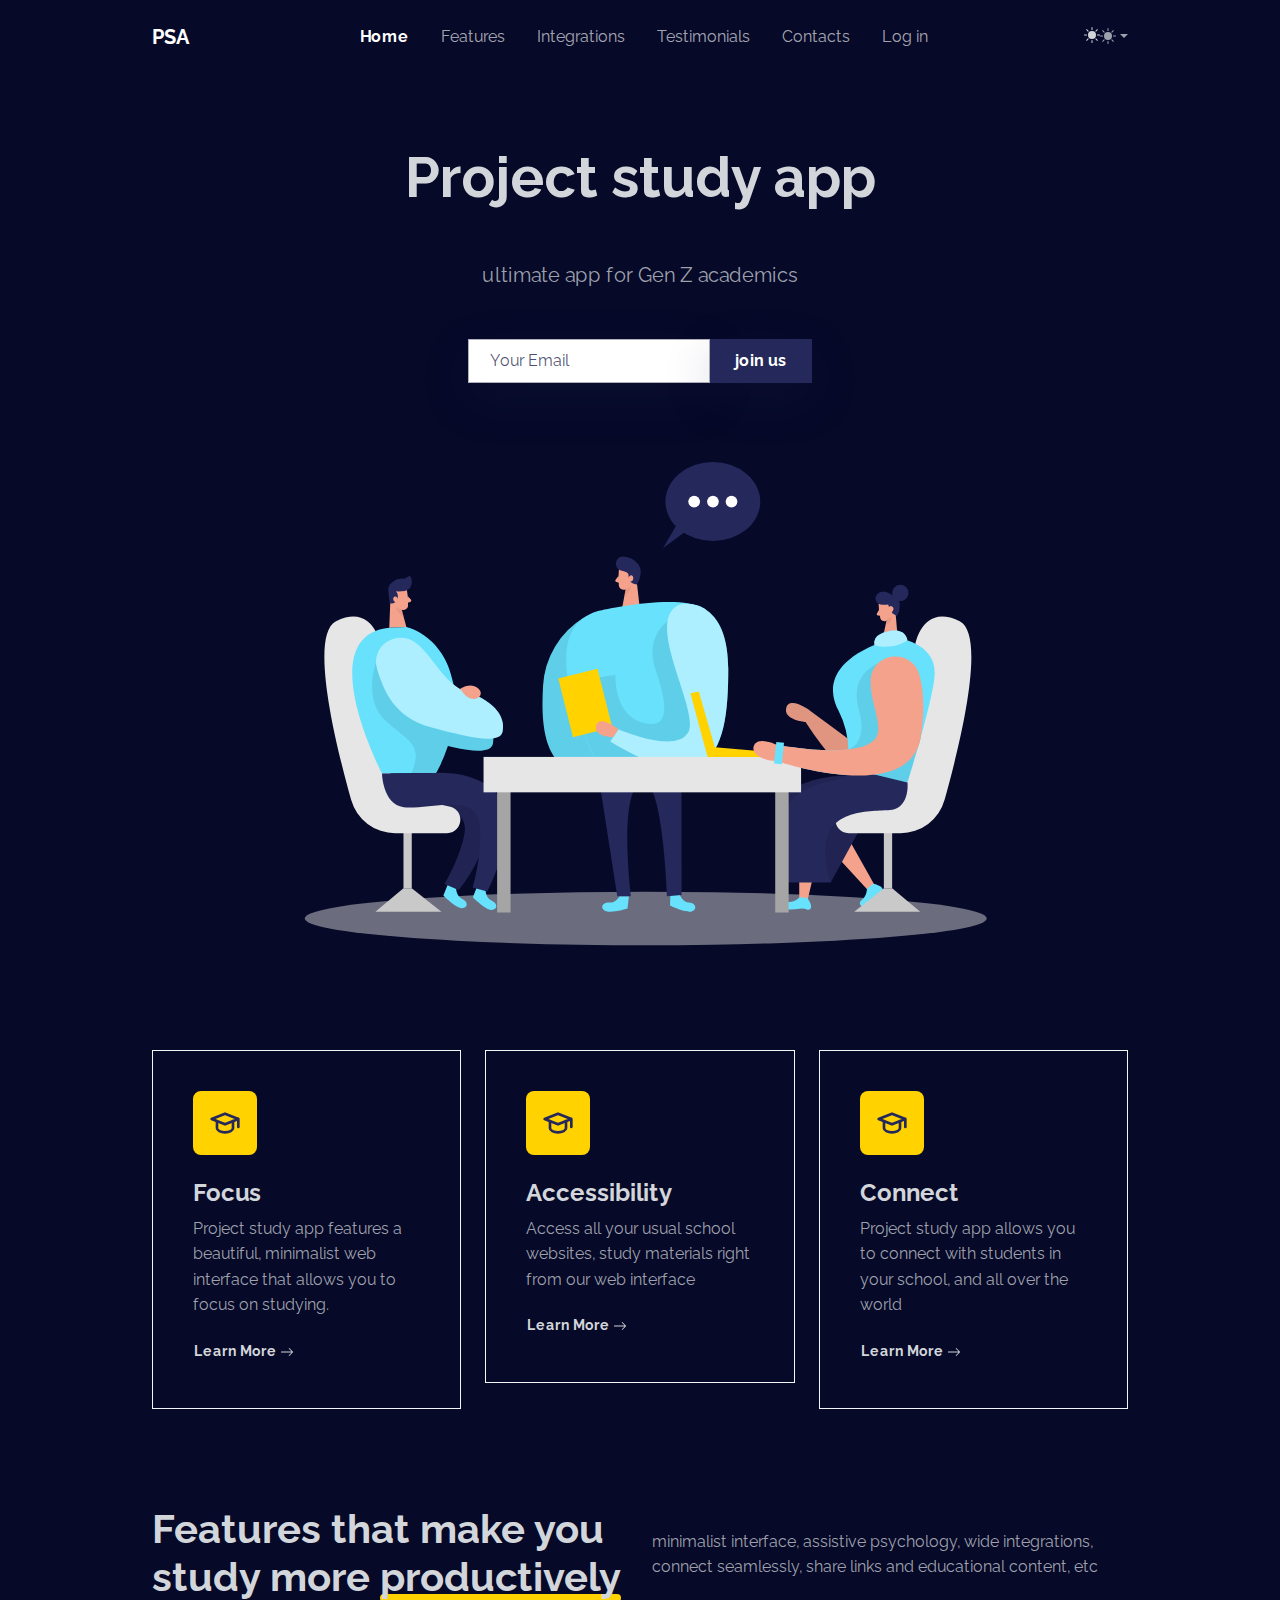
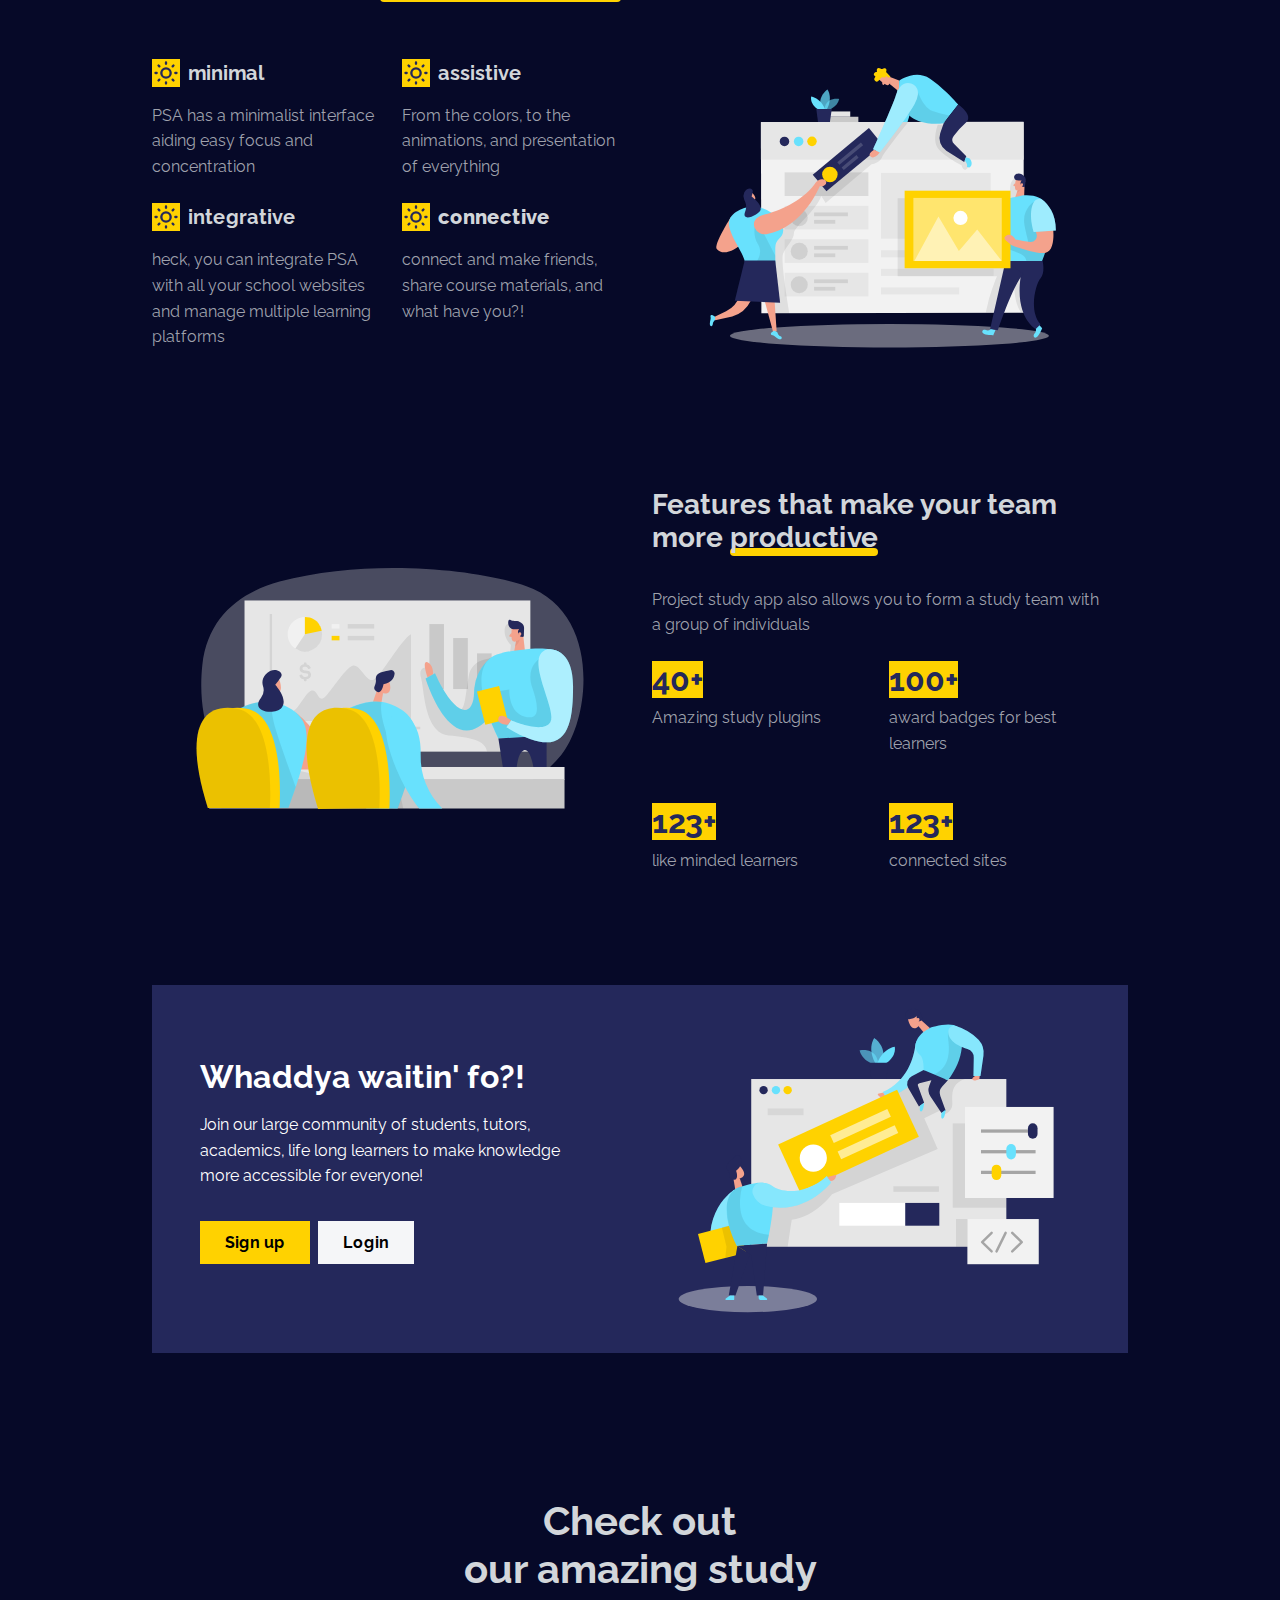
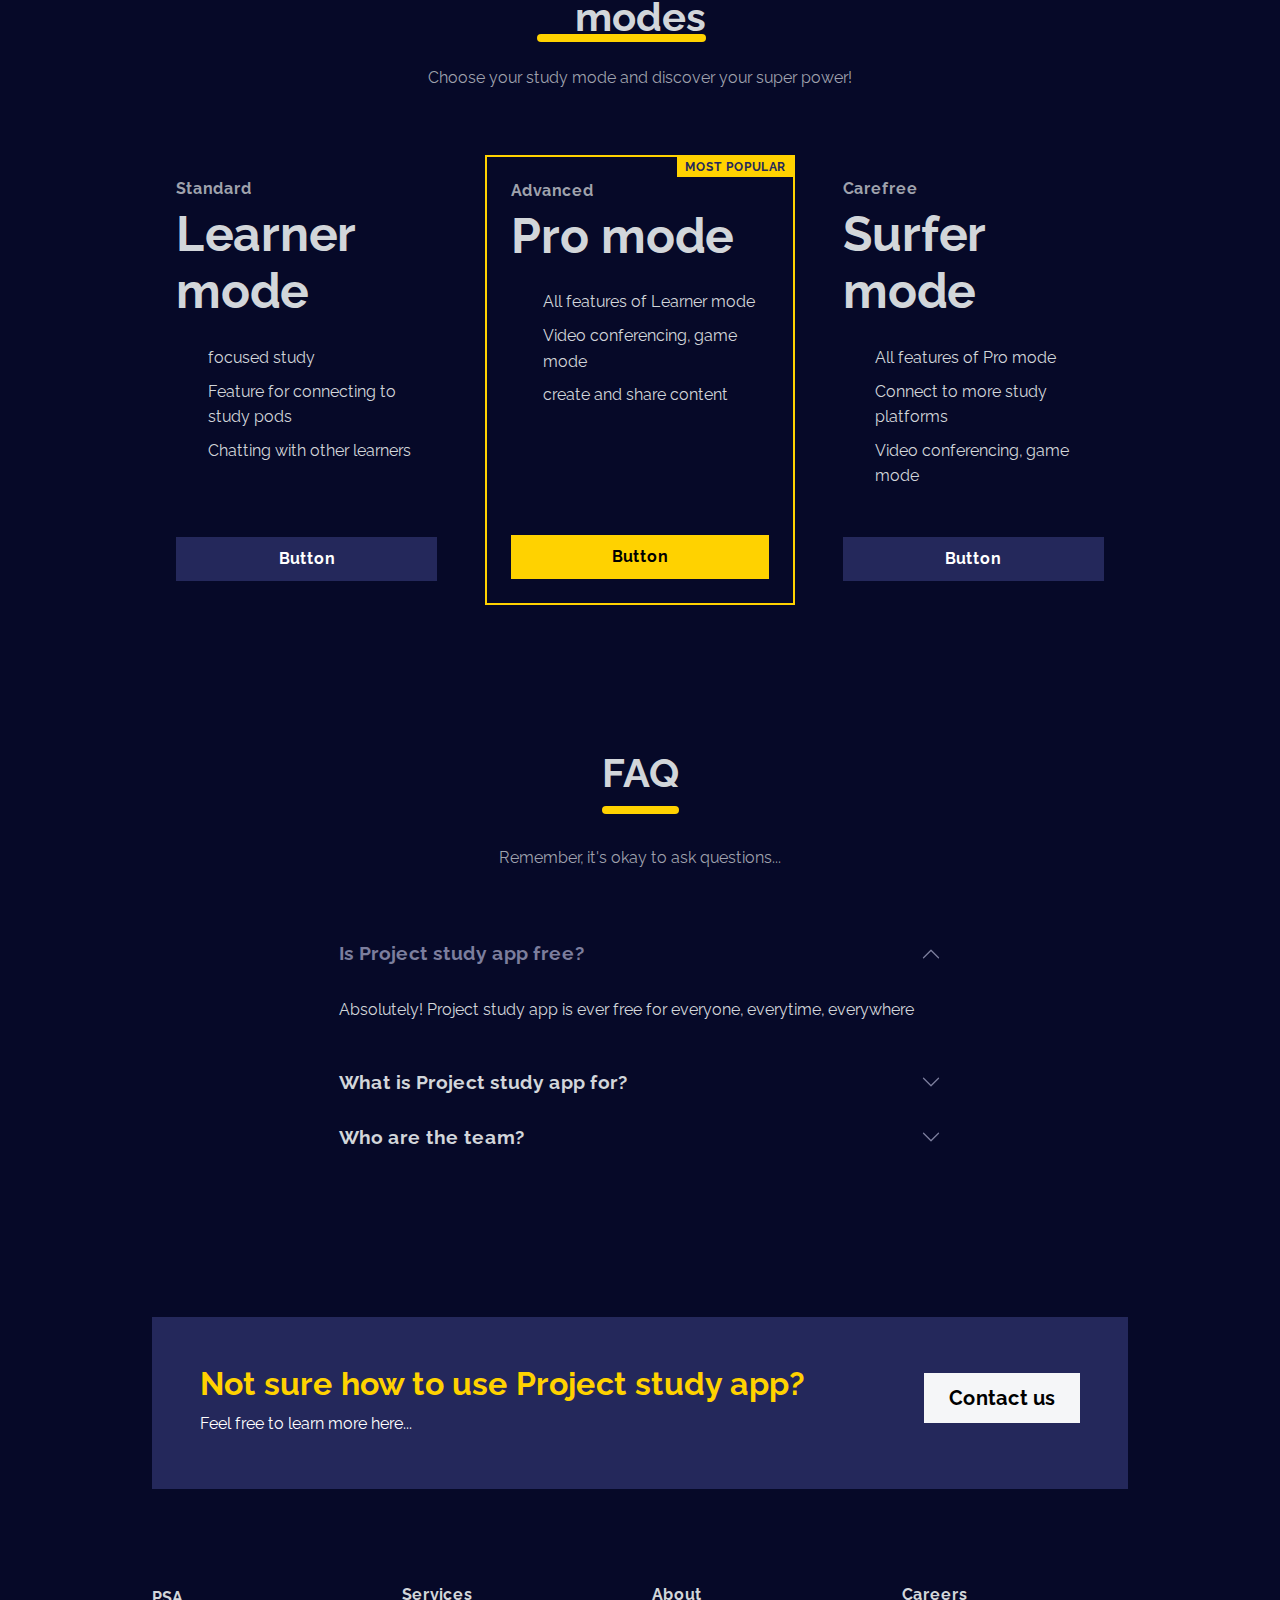
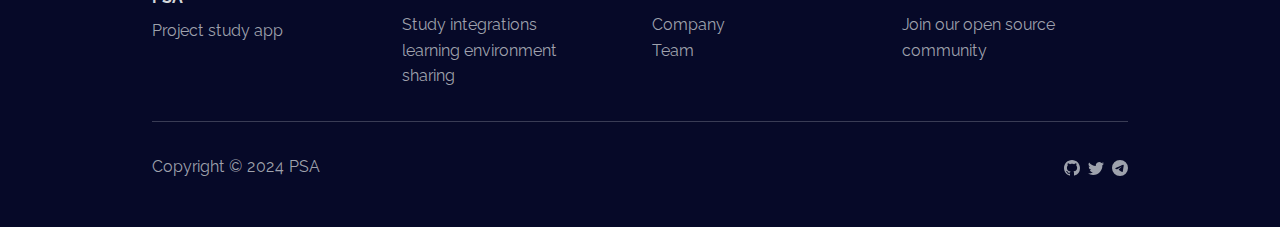
<file: index.html>
<!DOCTYPE html><html data-bs-theme="dark" lang="en"><head><meta charset="utf-8"><meta name="viewport" content="width=device-width, initial-scale=1.0, shrink-to-fit=no"><title>Home - PSA</title><meta name="description" content="Project study app">
			<script>
(function() {

	// JavaScript snippet handling Dark/Light mode switching

	const getStoredTheme = () => localStorage.getItem('theme');
	const setStoredTheme = theme => localStorage.setItem('theme', theme);
	const forcedTheme = document.documentElement.getAttribute('data-bss-forced-theme');

	const getPreferredTheme = () => {

		if (forcedTheme) return forcedTheme;

		const storedTheme = getStoredTheme();
		if (storedTheme) {
			return storedTheme;
		}

		const pageTheme = document.documentElement.getAttribute('data-bs-theme');

		if (pageTheme) {
			return pageTheme;
		}

		return window.matchMedia('(prefers-color-scheme: dark)').matches ? 'dark' : 'light';
	}

	const setTheme = theme => {
		if (theme === 'auto' && window.matchMedia('(prefers-color-scheme: dark)').matches) {
			document.documentElement.setAttribute('data-bs-theme', 'dark');
		} else {
			document.documentElement.setAttribute('data-bs-theme', theme);
		}
	}

	setTheme(getPreferredTheme());

	const showActiveTheme = (theme, focus = false) => {
		const themeSwitchers = [].slice.call(document.querySelectorAll('.theme-switcher'));

		if (!themeSwitchers.length) return;

		document.querySelectorAll('[data-bs-theme-value]').forEach(element => {
			element.classList.remove('active');
			element.setAttribute('aria-pressed', 'false');
		});

		for (const themeSwitcher of themeSwitchers) {

			const btnToActivate = themeSwitcher.querySelector('[data-bs-theme-value="' + theme + '"]');

			if (btnToActivate) {
				btnToActivate.classList.add('active');
				btnToActivate.setAttribute('aria-pressed', 'true');
			}
		}
	}

	window.matchMedia('(prefers-color-scheme: dark)').addEventListener('change', () => {
		const storedTheme = getStoredTheme();
		if (storedTheme !== 'light' && storedTheme !== 'dark') {
			setTheme(getPreferredTheme());
		}
	});

	window.addEventListener('DOMContentLoaded', () => {
		showActiveTheme(getPreferredTheme());

		document.querySelectorAll('[data-bs-theme-value]')
			.forEach(toggle => {
				toggle.addEventListener('click', (e) => {
					e.preventDefault();
					const theme = toggle.getAttribute('data-bs-theme-value');
					setStoredTheme(theme);
					setTheme(theme);
					showActiveTheme(theme);
				})
			})
	});
})();
</script><link rel="stylesheet" href="assets/bootstrap/css/bootstrap.min.css?h=5fe79462834491b3bde4026987c3b88c"><link rel="manifest" href="manifest.json?h=dc2d7ac4eff5215f4f47c07ad4b6e60d"><link rel="stylesheet" href="assets/css/styles.min.css?h=7f857f1640fd26c957fd72881da80eb1"></head><body><!-- Start: Navbar Centered Links --><nav class="navbar navbar-expand-md fixed-top navbar-shrink py-3 navbar-light" id="mainNav"><div class="container"><a class="navbar-brand d-flex align-items-center" href="/"><span>PSA</span></a><button data-bs-toggle="collapse" class="navbar-toggler" data-bs-target="#navcol-1"><span class="visually-hidden">Toggle navigation</span><span class="navbar-toggler-icon"></span></button><div class="collapse navbar-collapse" id="navcol-1"><ul class="navbar-nav mx-auto"><li class="nav-item"><a class="nav-link active" href="index.html">Home</a></li><li class="nav-item"><a class="nav-link" href="features.html">Features</a></li><li class="nav-item"><a class="nav-link" href="integrations.html">Integrations</a></li><li class="nav-item"><a class="nav-link" href="testimonials.html">Testimonials</a></li><li class="nav-item"><a class="nav-link" href="contacts.html">Contacts</a></li><li class="nav-item"><a class="nav-link" href="login.html">Log in</a></li></ul><svg xmlns="http://www.w3.org/2000/svg" width="1em" height="1em" fill="currentColor" viewBox="0 0 16 16" class="bi bi-sun-fill mb-1">
  <path d="M8 12a4 4 0 1 0 0-8 4 4 0 0 0 0 8zM8 0a.5.5 0 0 1 .5.5v2a.5.5 0 0 1-1 0v-2A.5.5 0 0 1 8 0zm0 13a.5.5 0 0 1 .5.5v2a.5.5 0 0 1-1 0v-2A.5.5 0 0 1 8 13zm8-5a.5.5 0 0 1-.5.5h-2a.5.5 0 0 1 0-1h2a.5.5 0 0 1 .5.5zM3 8a.5.5 0 0 1-.5.5h-2a.5.5 0 0 1 0-1h2A.5.5 0 0 1 3 8zm10.657-5.657a.5.5 0 0 1 0 .707l-1.414 1.415a.5.5 0 1 1-.707-.708l1.414-1.414a.5.5 0 0 1 .707 0zm-9.193 9.193a.5.5 0 0 1 0 .707L3.05 13.657a.5.5 0 0 1-.707-.707l1.414-1.414a.5.5 0 0 1 .707 0zm9.193 2.121a.5.5 0 0 1-.707 0l-1.414-1.414a.5.5 0 0 1 .707-.707l1.414 1.414a.5.5 0 0 1 0 .707zM4.464 4.465a.5.5 0 0 1-.707 0L2.343 3.05a.5.5 0 1 1 .707-.707l1.414 1.414a.5.5 0 0 1 0 .708z"></path>
</svg><div class="theme-switcher dropdown"><a class="dropdown-toggle" aria-expanded="false" data-bs-toggle="dropdown" href="#"><svg xmlns="http://www.w3.org/2000/svg" width="1em" height="1em" fill="currentColor" viewBox="0 0 16 16" class="bi bi-sun-fill mb-1">
  <path d="M8 12a4 4 0 1 0 0-8 4 4 0 0 0 0 8zM8 0a.5.5 0 0 1 .5.5v2a.5.5 0 0 1-1 0v-2A.5.5 0 0 1 8 0zm0 13a.5.5 0 0 1 .5.5v2a.5.5 0 0 1-1 0v-2A.5.5 0 0 1 8 13zm8-5a.5.5 0 0 1-.5.5h-2a.5.5 0 0 1 0-1h2a.5.5 0 0 1 .5.5zM3 8a.5.5 0 0 1-.5.5h-2a.5.5 0 0 1 0-1h2A.5.5 0 0 1 3 8zm10.657-5.657a.5.5 0 0 1 0 .707l-1.414 1.415a.5.5 0 1 1-.707-.708l1.414-1.414a.5.5 0 0 1 .707 0zm-9.193 9.193a.5.5 0 0 1 0 .707L3.05 13.657a.5.5 0 0 1-.707-.707l1.414-1.414a.5.5 0 0 1 .707 0zm9.193 2.121a.5.5 0 0 1-.707 0l-1.414-1.414a.5.5 0 0 1 .707-.707l1.414 1.414a.5.5 0 0 1 0 .707zM4.464 4.465a.5.5 0 0 1-.707 0L2.343 3.05a.5.5 0 1 1 .707-.707l1.414 1.414a.5.5 0 0 1 0 .708z"></path>
</svg></a><div class="dropdown-menu"><a class="dropdown-item d-flex align-items-center" href="#" data-bs-theme-value="light"><svg xmlns="http://www.w3.org/2000/svg" width="1em" height="1em" fill="currentColor" viewBox="0 0 16 16" class="bi bi-sun-fill opacity-50 me-2">
  <path d="M8 12a4 4 0 1 0 0-8 4 4 0 0 0 0 8zM8 0a.5.5 0 0 1 .5.5v2a.5.5 0 0 1-1 0v-2A.5.5 0 0 1 8 0zm0 13a.5.5 0 0 1 .5.5v2a.5.5 0 0 1-1 0v-2A.5.5 0 0 1 8 13zm8-5a.5.5 0 0 1-.5.5h-2a.5.5 0 0 1 0-1h2a.5.5 0 0 1 .5.5zM3 8a.5.5 0 0 1-.5.5h-2a.5.5 0 0 1 0-1h2A.5.5 0 0 1 3 8zm10.657-5.657a.5.5 0 0 1 0 .707l-1.414 1.415a.5.5 0 1 1-.707-.708l1.414-1.414a.5.5 0 0 1 .707 0zm-9.193 9.193a.5.5 0 0 1 0 .707L3.05 13.657a.5.5 0 0 1-.707-.707l1.414-1.414a.5.5 0 0 1 .707 0zm9.193 2.121a.5.5 0 0 1-.707 0l-1.414-1.414a.5.5 0 0 1 .707-.707l1.414 1.414a.5.5 0 0 1 0 .707zM4.464 4.465a.5.5 0 0 1-.707 0L2.343 3.05a.5.5 0 1 1 .707-.707l1.414 1.414a.5.5 0 0 1 0 .708z"></path>
</svg>Light</a><a class="dropdown-item d-flex align-items-center" href="#" data-bs-theme-value="dark"><svg xmlns="http://www.w3.org/2000/svg" width="1em" height="1em" fill="currentColor" viewBox="0 0 16 16" class="bi bi-moon-stars-fill opacity-50 me-2">
  <path d="M6 .278a.768.768 0 0 1 .08.858 7.208 7.208 0 0 0-.878 3.46c0 4.021 3.278 7.277 7.318 7.277.527 0 1.04-.055 1.533-.16a.787.787 0 0 1 .81.316.733.733 0 0 1-.031.893A8.349 8.349 0 0 1 8.344 16C3.734 16 0 12.286 0 7.71 0 4.266 2.114 1.312 5.124.06A.752.752 0 0 1 6 .278z"></path>
  <path d="M10.794 3.148a.217.217 0 0 1 .412 0l.387 1.162c.173.518.579.924 1.097 1.097l1.162.387a.217.217 0 0 1 0 .412l-1.162.387a1.734 1.734 0 0 0-1.097 1.097l-.387 1.162a.217.217 0 0 1-.412 0l-.387-1.162A1.734 1.734 0 0 0 9.31 6.593l-1.162-.387a.217.217 0 0 1 0-.412l1.162-.387a1.734 1.734 0 0 0 1.097-1.097l.387-1.162zM13.863.099a.145.145 0 0 1 .274 0l.258.774c.115.346.386.617.732.732l.774.258a.145.145 0 0 1 0 .274l-.774.258a1.156 1.156 0 0 0-.732.732l-.258.774a.145.145 0 0 1-.274 0l-.258-.774a1.156 1.156 0 0 0-.732-.732l-.774-.258a.145.145 0 0 1 0-.274l.774-.258c.346-.115.617-.386.732-.732L13.863.1z"></path>
</svg>Dark</a><a class="dropdown-item d-flex align-items-center" href="#" data-bs-theme-value="auto"><svg xmlns="http://www.w3.org/2000/svg" width="1em" height="1em" fill="currentColor" viewBox="0 0 16 16" class="bi bi-circle-half opacity-50 me-2">
  <path d="M8 15A7 7 0 1 0 8 1v14zm0 1A8 8 0 1 1 8 0a8 8 0 0 1 0 16z"></path>
</svg>Auto</a></div></div></div></div></nav><!-- End: Navbar Centered Links --><header class="pt-5"><!-- Start: Hero Clean Reverse --><div class="container pt-4 pt-xl-5"><div class="row pt-5"><div class="col-md-8 text-center text-md-start mx-auto"><div class="text-center"><h1 class="display-4 fw-bold mb-5">Project study app</h1><p class="fs-5 text-muted mb-5">ultimate app for Gen Z academics</p><form class="d-flex justify-content-center flex-wrap" method="post" data-bs-theme="light"><div class="shadow-lg mb-3"><input class="form-control" type="email" name="email" placeholder="Your Email"></div><div class="shadow-lg mb-3"><button class="btn btn-primary" type="submit">join us</button></div></form></div></div><div class="col-12 col-lg-10 mx-auto"><div class="text-center position-relative"><img class="img-fluid" src="assets/img/illustrations/meeting.svg?h=c663f8d8c612bee13c84963c242e37c8" style="width: 800px;"></div></div></div></div><!-- End: Hero Clean Reverse --></header><section><!-- Start: Features Centered Icons --><div class="container py-4 py-xl-5"><div class="row gy-4 row-cols-1 row-cols-md-2 row-cols-lg-3"><div class="col"><div class="card border-light border-1 d-flex justify-content-center p-4"><div class="card-body"><div class="bs-icon-lg bs-icon-rounded bs-icon-secondary d-flex flex-shrink-0 justify-content-center align-items-center d-inline-block mb-4 bs-icon"><svg xmlns="http://www.w3.org/2000/svg" width="1em" height="1em" viewBox="0 0 24 24" stroke-width="2" stroke="currentColor" fill="none" stroke-linecap="round" stroke-linejoin="round" class="icon icon-tabler icon-tabler-school">
  <path stroke="none" d="M0 0h24v24H0z" fill="none"></path>
  <path d="M22 9l-10 -4l-10 4l10 4l10 -4v6"></path>
  <path d="M6 10.6v5.4a6 3 0 0 0 12 0v-5.4"></path>
</svg></div><div><h4 class="fw-bold">Focus</h4><p class="text-muted">Project study app features a beautiful, minimalist web interface that allows you to focus on studying.</p><button class="btn btn-sm px-0" type="button">Learn More&nbsp;<svg xmlns="http://www.w3.org/2000/svg" width="1em" height="1em" fill="currentColor" viewBox="0 0 16 16" class="bi bi-arrow-right">
  <path fill-rule="evenodd" d="M1 8a.5.5 0 0 1 .5-.5h11.793l-3.147-3.146a.5.5 0 0 1 .708-.708l4 4a.5.5 0 0 1 0 .708l-4 4a.5.5 0 0 1-.708-.708L13.293 8.5H1.5A.5.5 0 0 1 1 8z"></path>
</svg><br></button></div></div></div></div><div class="col"><div class="card border-light border-1 d-flex justify-content-center p-4"><div class="card-body"><div class="bs-icon-lg bs-icon-rounded bs-icon-secondary d-flex flex-shrink-0 justify-content-center align-items-center d-inline-block mb-4 bs-icon"><svg xmlns="http://www.w3.org/2000/svg" width="1em" height="1em" viewBox="0 0 24 24" stroke-width="2" stroke="currentColor" fill="none" stroke-linecap="round" stroke-linejoin="round" class="icon icon-tabler icon-tabler-school">
  <path stroke="none" d="M0 0h24v24H0z" fill="none"></path>
  <path d="M22 9l-10 -4l-10 4l10 4l10 -4v6"></path>
  <path d="M6 10.6v5.4a6 3 0 0 0 12 0v-5.4"></path>
</svg></div><div><h4 class="fw-bold">Accessibility</h4><p class="text-muted">Access all your usual school websites, study materials right from our web interface</p><button class="btn btn-sm px-0" type="button">Learn More&nbsp;<svg xmlns="http://www.w3.org/2000/svg" width="1em" height="1em" fill="currentColor" viewBox="0 0 16 16" class="bi bi-arrow-right">
  <path fill-rule="evenodd" d="M1 8a.5.5 0 0 1 .5-.5h11.793l-3.147-3.146a.5.5 0 0 1 .708-.708l4 4a.5.5 0 0 1 0 .708l-4 4a.5.5 0 0 1-.708-.708L13.293 8.5H1.5A.5.5 0 0 1 1 8z"></path>
</svg><br></button></div></div></div></div><div class="col"><div class="card border-light border-1 d-flex justify-content-center p-4"><div class="card-body"><div class="bs-icon-lg bs-icon-rounded bs-icon-secondary d-flex flex-shrink-0 justify-content-center align-items-center d-inline-block mb-4 bs-icon"><svg xmlns="http://www.w3.org/2000/svg" width="1em" height="1em" viewBox="0 0 24 24" stroke-width="2" stroke="currentColor" fill="none" stroke-linecap="round" stroke-linejoin="round" class="icon icon-tabler icon-tabler-school">
  <path stroke="none" d="M0 0h24v24H0z" fill="none"></path>
  <path d="M22 9l-10 -4l-10 4l10 4l10 -4v6"></path>
  <path d="M6 10.6v5.4a6 3 0 0 0 12 0v-5.4"></path>
</svg></div><div><h4 class="fw-bold">Connect</h4><p class="text-muted">Project study app allows you to connect with students in your school, and all over the world</p><button class="btn btn-sm px-0" type="button">Learn More&nbsp;<svg xmlns="http://www.w3.org/2000/svg" width="1em" height="1em" fill="currentColor" viewBox="0 0 16 16" class="bi bi-arrow-right">
  <path fill-rule="evenodd" d="M1 8a.5.5 0 0 1 .5-.5h11.793l-3.147-3.146a.5.5 0 0 1 .708-.708l4 4a.5.5 0 0 1 0 .708l-4 4a.5.5 0 0 1-.708-.708L13.293 8.5H1.5A.5.5 0 0 1 1 8z"></path>
</svg><br></button></div></div></div></div></div></div><!-- End: Features Centered Icons --></section><section><!-- Start: Hero Clean Reverse --><div class="container py-4 py-xl-5"><div class="row"><div class="col-md-6"><h3 class="display-6 fw-bold pb-md-4">Features that make you study more&nbsp;<span class="underline">productively</span></h3></div><div class="col-md-6 pt-4"><p class="text-muted mb-4">minimalist interface, assistive psychology, wide integrations, connect seamlessly, share links and educational content, etc</p></div></div><div class="row gy-4 gy-md-0"><div class="col-md-6 d-flex d-sm-flex d-md-flex justify-content-center align-items-center justify-content-md-start align-items-md-center justify-content-xl-center"><div><div class="row gy-2 row-cols-1 row-cols-sm-2"><div class="col text-center text-md-start"><div class="d-flex justify-content-center align-items-center justify-content-md-start"><svg xmlns="http://www.w3.org/2000/svg" width="1em" height="1em" viewBox="0 0 24 24" stroke-width="2" stroke="currentColor" fill="none" stroke-linecap="round" stroke-linejoin="round" class="icon icon-tabler icon-tabler-sun fs-3 text-primary bg-secondary">
  <path stroke="none" d="M0 0h24v24H0z" fill="none"></path>
  <circle cx="12" cy="12" r="4"></circle>
  <path d="M3 12h1m8 -9v1m8 8h1m-9 8v1m-6.4 -15.4l.7 .7m12.1 -.7l-.7 .7m0 11.4l.7 .7m-12.1 -.7l-.7 .7"></path>
</svg><h5 class="fw-bold mb-0 ms-2">minimal</h5></div><p class="text-muted my-3">PSA has a minimalist interface aiding easy focus and concentration</p></div><div class="col text-center text-md-start"><div class="d-flex justify-content-center align-items-center justify-content-md-start"><svg xmlns="http://www.w3.org/2000/svg" width="1em" height="1em" viewBox="0 0 24 24" stroke-width="2" stroke="currentColor" fill="none" stroke-linecap="round" stroke-linejoin="round" class="icon icon-tabler icon-tabler-sun fs-3 text-primary bg-secondary">
  <path stroke="none" d="M0 0h24v24H0z" fill="none"></path>
  <circle cx="12" cy="12" r="4"></circle>
  <path d="M3 12h1m8 -9v1m8 8h1m-9 8v1m-6.4 -15.4l.7 .7m12.1 -.7l-.7 .7m0 11.4l.7 .7m-12.1 -.7l-.7 .7"></path>
</svg><h5 class="fw-bold mb-0 ms-2">assistive</h5></div><p class="text-muted my-3">From the colors, to the animations, and presentation of everything</p></div><div class="col text-center text-md-start"><div class="d-flex justify-content-center align-items-center justify-content-md-start"><svg xmlns="http://www.w3.org/2000/svg" width="1em" height="1em" viewBox="0 0 24 24" stroke-width="2" stroke="currentColor" fill="none" stroke-linecap="round" stroke-linejoin="round" class="icon icon-tabler icon-tabler-sun fs-3 text-primary bg-secondary">
  <path stroke="none" d="M0 0h24v24H0z" fill="none"></path>
  <circle cx="12" cy="12" r="4"></circle>
  <path d="M3 12h1m8 -9v1m8 8h1m-9 8v1m-6.4 -15.4l.7 .7m12.1 -.7l-.7 .7m0 11.4l.7 .7m-12.1 -.7l-.7 .7"></path>
</svg><h5 class="fw-bold mb-0 ms-2">integrative</h5></div><p class="text-muted my-3">heck, you can integrate PSA with all your school websites and manage multiple learning platforms</p></div><div class="col text-center text-md-start"><div class="d-flex justify-content-center align-items-center justify-content-md-start"><svg xmlns="http://www.w3.org/2000/svg" width="1em" height="1em" viewBox="0 0 24 24" stroke-width="2" stroke="currentColor" fill="none" stroke-linecap="round" stroke-linejoin="round" class="icon icon-tabler icon-tabler-sun fs-3 text-primary bg-secondary">
  <path stroke="none" d="M0 0h24v24H0z" fill="none"></path>
  <circle cx="12" cy="12" r="4"></circle>
  <path d="M3 12h1m8 -9v1m8 8h1m-9 8v1m-6.4 -15.4l.7 .7m12.1 -.7l-.7 .7m0 11.4l.7 .7m-12.1 -.7l-.7 .7"></path>
</svg><h5 class="fw-bold mb-0 ms-2"><strong>connective</strong></h5></div><p class="text-muted my-3">connect and make friends, share course materials, and what have you?!</p></div></div></div></div><div class="col-md-6 order-first order-md-last"><div><img class="rounded img-fluid w-100 fit-cover" style="min-height: 300px;" src="assets/img/illustrations/teamwork.svg?h=c9d16670db4191bc86105dabde77d312"></div></div></div></div><!-- End: Hero Clean Reverse --></section><section><!-- Start: Hero Clean Reverse --><div class="container py-4 py-xl-5"><div class="row gy-4 gy-md-0"><div class="col-md-6 text-center text-md-start d-flex d-sm-flex d-md-flex justify-content-center align-items-center justify-content-md-start align-items-md-center justify-content-xl-center"><div><img class="rounded img-fluid fit-cover" style="min-height: 300px;" src="assets/img/illustrations/presentation.svg?h=a949db52f9d6c50dd266e4eb5044d95a" width="800"></div></div><div class="col"><div style="max-width: 450px;"><h3 class="fw-bold pb-md-4">Features that make your team more&nbsp;<span class="underline">productive</span></h3><p class="text-muted py-4 py-md-0">Project study app also allows you to form a study team with a group of individuals</p><div class="row gy-4 row-cols-2 row-cols-md-2"><div class="col"><div><span class="fs-2 fw-bold text-primary bg-secondary">40+</span><p class="fw-normal text-muted">Amazing study plugins</p></div></div><div class="col"><div><span class="fs-2 fw-bold text-primary bg-secondary">100+</span><p class="fw-normal text-muted">award badges for best learners</p></div></div><div class="col"><div><span class="fs-2 fw-bold text-primary bg-secondary">123+</span><p class="fw-normal text-muted">like minded learners</p></div></div><div class="col"><div><span class="fs-2 fw-bold text-primary bg-secondary">123+</span><p class="fw-normal text-muted">connected sites</p></div></div></div></div></div></div></div><!-- End: Hero Clean Reverse --></section><!-- Start: Banner Heading Image --><section class="py-4 py-xl-5"><!-- Start: 1 Row 2 Columns --><div class="container"><div class="bg-primary border rounded border-0 border-primary overflow-hidden"><div class="row g-0"><div class="col-md-6 d-flex flex-column justify-content-center"><div class="text-white p-4 p-md-5"><h2 class="fw-bold mb-3">Whaddya waitin' fo?!</h2><p class="mb-4">Join our large community of students, tutors, academics, life long learners to make knowledge more accessible for everyone!</p><div class="my-3"><a class="btn btn-secondary me-2 mt-2" role="button" href="#">Sign up</a><a class="btn btn-light mt-2" role="button" href="#">Login</a></div></div></div><div class="col-md-6 order-first order-md-last" style="min-height: 250px;"><img class="w-100 h-100 fit-contain pt-5 pt-md-0" src="assets/img/illustrations/web-development.svg?h=b53e17a605148633758769f0842db9a4"></div></div></div></div><!-- End: 1 Row 2 Columns --></section><!-- End: Banner Heading Image --><section class="py-5"><!-- Start: Pricing Clean --><div class="container py-4 py-xl-5"><div class="row mb-5"><div class="col-md-8 col-xl-6 text-center mx-auto"><h2 class="display-6 fw-bold mb-4">Check out<br>our <span class="underline">amazing study modes</span></h2><p class="text-muted">Choose your study mode and discover your super power!</p></div></div><div class="row gy-4 row-cols-1 row-cols-md-2 row-cols-lg-3"><div class="col"><div class="card border-0 h-100"><div class="card-body d-flex flex-column justify-content-between p-4"><div><h6 class="fw-bold text-muted">Standard</h6><h4 class="display-5 fw-bold mb-4">Learner mode</h4><ul class="list-unstyled"><li class="d-flex mb-2"><span class="bs-icon-xs bs-icon-rounded bs-icon me-2"></span><span>focused study</span></li><li class="d-flex mb-2"><span class="bs-icon-xs bs-icon-rounded bs-icon me-2"></span><span>Feature for connecting to study pods</span></li><li class="d-flex mb-2"><span class="bs-icon-xs bs-icon-rounded bs-icon me-2"></span><span>Chatting with other learners</span></li></ul></div><a class="btn btn-primary" role="button" href="#">Button</a></div></div></div><div class="col"><div class="card border-secondary border-2 h-100"><div class="card-body d-flex flex-column justify-content-between p-4"><span class="badge bg-secondary position-absolute top-0 end-0 rounded-bottom-left text-uppercase text-primary">Most Popular</span><div><h6 class="fw-bold text-muted">Advanced</h6><h4 class="display-5 fw-bold mb-4">Pro mode</h4><ul class="list-unstyled"><li class="d-flex mb-2"><span class="bs-icon-xs bs-icon-rounded bs-icon me-2"></span><span>All features of Learner mode</span></li><li class="d-flex mb-2"><span class="bs-icon-xs bs-icon-rounded bs-icon me-2"></span><span>Video conferencing, game mode</span></li><li class="d-flex mb-2"><span class="bs-icon-xs bs-icon-rounded bs-icon me-2"></span><span>create and share content</span></li></ul></div><a class="btn btn-warning" role="button" href="#">Button</a></div></div></div><div class="col"><div class="card border-0 h-100"><div class="card-body d-flex flex-column justify-content-between p-4"><div class="pb-4"><h6 class="fw-bold text-muted">Carefree</h6><h4 class="display-5 fw-bold mb-4">Surfer mode</h4><ul class="list-unstyled"><li class="d-flex mb-2"><span class="bs-icon-xs bs-icon-rounded bs-icon me-2"></span><span>All features of Pro mode</span></li><li class="d-flex mb-2"><span class="bs-icon-xs bs-icon-rounded bs-icon me-2"></span><span>Connect to more study platforms</span></li><li class="d-flex mb-2"><span class="bs-icon-xs bs-icon-rounded bs-icon me-2"></span><span>Video conferencing, game mode</span></li><li class="d-flex mb-2"></li></ul></div><a class="btn btn-primary" role="button" href="#">Button</a></div></div></div></div></div><!-- End: Pricing Clean --></section><!-- Start: FAQ --><section class="py-4 py-xl-5 mb-5"><div class="container"><div class="row mb-2"><div class="col-md-8 col-xl-6 text-center mx-auto"><h2 class="display-6 fw-bold mb-5"><span class="pb-3 underline">FAQ<br></span></h2><p class="text-muted mb-5">Remember, it's okay to ask questions...</p></div></div><div class="row mb-2"><div class="col-md-8 mx-auto"><div class="accordion text-muted" role="tablist" id="accordion-1"><div class="accordion-item"><h2 class="accordion-header" role="tab"><button class="accordion-button" type="button" data-bs-toggle="collapse" data-bs-target="#accordion-1 .item-1" aria-expanded="true" aria-controls="accordion-1 .item-1">Is Project study app free?</button></h2><div class="accordion-collapse collapse show item-1" role="tabpanel" data-bs-parent="#accordion-1"><div class="accordion-body"><p>Absolutely! Project study app is ever free for everyone, everytime, everywhere</p></div></div></div><div class="accordion-item"><h2 class="accordion-header" role="tab"><button class="accordion-button collapsed" type="button" data-bs-toggle="collapse" data-bs-target="#accordion-1 .item-2" aria-expanded="false" aria-controls="accordion-1 .item-2">What is Project study app for?</button></h2><div class="accordion-collapse collapse item-2" role="tabpanel" data-bs-parent="#accordion-1"><div class="accordion-body"><p class="mb-0">Nullam id dolor id nibh ultricies vehicula ut id elit. Cras justo odio, dapibus ac facilisis in, egestas eget quam. Donec id elit non mi porta gravida at eget metus.</p></div></div></div><div class="accordion-item"><h2 class="accordion-header" role="tab"><button class="accordion-button collapsed" type="button" data-bs-toggle="collapse" data-bs-target="#accordion-1 .item-3" aria-expanded="false" aria-controls="accordion-1 .item-3">Who are the team?</button></h2><div class="accordion-collapse collapse item-3" role="tabpanel" data-bs-parent="#accordion-1"><div class="accordion-body"><p class="mb-0">Nullam id dolor id nibh ultricies vehicula ut id elit. Cras justo odio, dapibus ac facilisis in, egestas eget quam. Donec id elit non mi porta gravida at eget metus.</p></div></div></div></div></div></div></div></section><!-- End: FAQ --><!-- Start: Contact Us Banner --><section class="py-4 py-xl-5"><div class="container"><div class="text-white bg-primary border rounded border-0 border-primary d-flex flex-column justify-content-between flex-lg-row p-4 p-md-5"><div class="pb-2 pb-lg-1"><h2 class="fw-bold text-secondary mb-2">Not sure how to use Project study app?</h2><p class="mb-0">Feel free to learn more here...</p></div><div class="my-2"><a class="btn btn-light fs-5 py-2 px-4" role="button" href="contacts.html">Contact us</a></div></div></div></section><!-- End: Contact Us Banner --><!-- Start: Footer Multi Column --><footer><div class="container py-4 py-lg-5"><div class="row row-cols-2 row-cols-md-4"><!-- Start: Social Icons --><div class="col-12 col-md-3"><div class="fw-bold d-flex align-items-center mb-2"><span>PSA</span></div><p class="text-muted">Project study app</p></div><!-- End: Social Icons --><!-- Start: Services --><div class="col-sm-4 col-md-3 text-lg-start d-flex flex-column"><h3 class="fs-6 fw-bold">Services</h3><ul class="list-unstyled"><li><a href="#">Study integrations</a></li><li><a href="#">learning environment</a></li><li><a href="#">sharing</a></li></ul></div><!-- End: Services --><!-- Start: About --><div class="col-sm-4 col-md-3 text-lg-start d-flex flex-column"><h3 class="fs-6 fw-bold">About</h3><ul class="list-unstyled"><li><a href="#">Company</a></li><li><a href="#">Team</a></li><li></li></ul></div><!-- End: About --><!-- Start: Careers --><div class="col-sm-4 col-md-3 text-lg-start d-flex flex-column"><h3 class="fs-6 fw-bold">Careers</h3><ul class="list-unstyled"><li><a href="#">Join our open source community</a></li><li></li></ul></div><!-- End: Careers --></div><hr><div class="text-muted d-flex justify-content-between align-items-center pt-3"><p class="mb-0">Copyright © 2024 PSA</p><ul class="list-inline mb-0"><li class="list-inline-item"><svg xmlns="http://www.w3.org/2000/svg" width="1em" height="1em" fill="currentColor" viewBox="0 0 16 16" class="bi bi-github">
  <path d="M8 0C3.58 0 0 3.58 0 8c0 3.54 2.29 6.53 5.47 7.59.4.07.55-.17.55-.38 0-.19-.01-.82-.01-1.49-2.01.37-2.53-.49-2.69-.94-.09-.23-.48-.94-.82-1.13-.28-.15-.68-.52-.01-.53.63-.01 1.08.58 1.23.82.72 1.21 1.87.87 2.33.66.07-.52.28-.87.51-1.07-1.78-.2-3.64-.89-3.64-3.95 0-.87.31-1.59.82-2.15-.08-.2-.36-1.02.08-2.12 0 0 .67-.21 2.2.82.64-.18 1.32-.27 2-.27.68 0 1.36.09 2 .27 1.53-1.04 2.2-.82 2.2-.82.44 1.1.16 1.92.08 2.12.51.56.82 1.27.82 2.15 0 3.07-1.87 3.75-3.65 3.95.29.25.54.73.54 1.48 0 1.07-.01 1.93-.01 2.2 0 .21.15.46.55.38A8.012 8.012 0 0 0 16 8c0-4.42-3.58-8-8-8z"></path>
</svg></li><li class="list-inline-item"><svg xmlns="http://www.w3.org/2000/svg" width="1em" height="1em" fill="currentColor" viewBox="0 0 16 16" class="bi bi-twitter">
  <path d="M5.026 15c6.038 0 9.341-5.003 9.341-9.334 0-.14 0-.282-.006-.422A6.685 6.685 0 0 0 16 3.542a6.658 6.658 0 0 1-1.889.518 3.301 3.301 0 0 0 1.447-1.817 6.533 6.533 0 0 1-2.087.793A3.286 3.286 0 0 0 7.875 6.03a9.325 9.325 0 0 1-6.767-3.429 3.289 3.289 0 0 0 1.018 4.382A3.323 3.323 0 0 1 .64 6.575v.045a3.288 3.288 0 0 0 2.632 3.218 3.203 3.203 0 0 1-.865.115 3.23 3.23 0 0 1-.614-.057 3.283 3.283 0 0 0 3.067 2.277A6.588 6.588 0 0 1 .78 13.58a6.32 6.32 0 0 1-.78-.045A9.344 9.344 0 0 0 5.026 15z"></path>
</svg></li><li class="list-inline-item"><svg xmlns="http://www.w3.org/2000/svg" width="1em" height="1em" fill="currentColor" viewBox="0 0 16 16" class="bi bi-telegram">
  <path d="M16 8A8 8 0 1 1 0 8a8 8 0 0 1 16 0zM8.287 5.906c-.778.324-2.334.994-4.666 2.01-.378.15-.577.298-.595.442-.03.243.275.339.69.47l.175.055c.408.133.958.288 1.243.294.26.006.549-.1.868-.32 2.179-1.471 3.304-2.214 3.374-2.23.05-.012.12-.026.166.016.047.041.042.12.037.141-.03.129-1.227 1.241-1.846 1.817-.193.18-.33.307-.358.336a8.154 8.154 0 0 1-.188.186c-.38.366-.664.64.015 1.088.327.216.589.393.85.571.284.194.568.387.936.629.093.06.183.125.27.187.331.236.63.448.997.414.214-.02.435-.22.547-.82.265-1.417.786-4.486.906-5.751a1.426 1.426 0 0 0-.013-.315.337.337 0 0 0-.114-.217.526.526 0 0 0-.31-.093c-.3.005-.763.166-2.984 1.09z"></path>
</svg></li></ul></div></div></footer><!-- End: Footer Multi Column --><script src="https://cdnjs.cloudflare.com/ajax/libs/jquery/3.7.0/jquery.min.js"></script><script src="https://cdn.jsdelivr.net/npm/bootstrap@5.3.2/dist/js/bootstrap.bundle.min.js"></script><script src="assets/js/script.min.js?h=4b1f99f2e8ff6ac8a7c04891f6b7129c"></script></body></html>
</file>
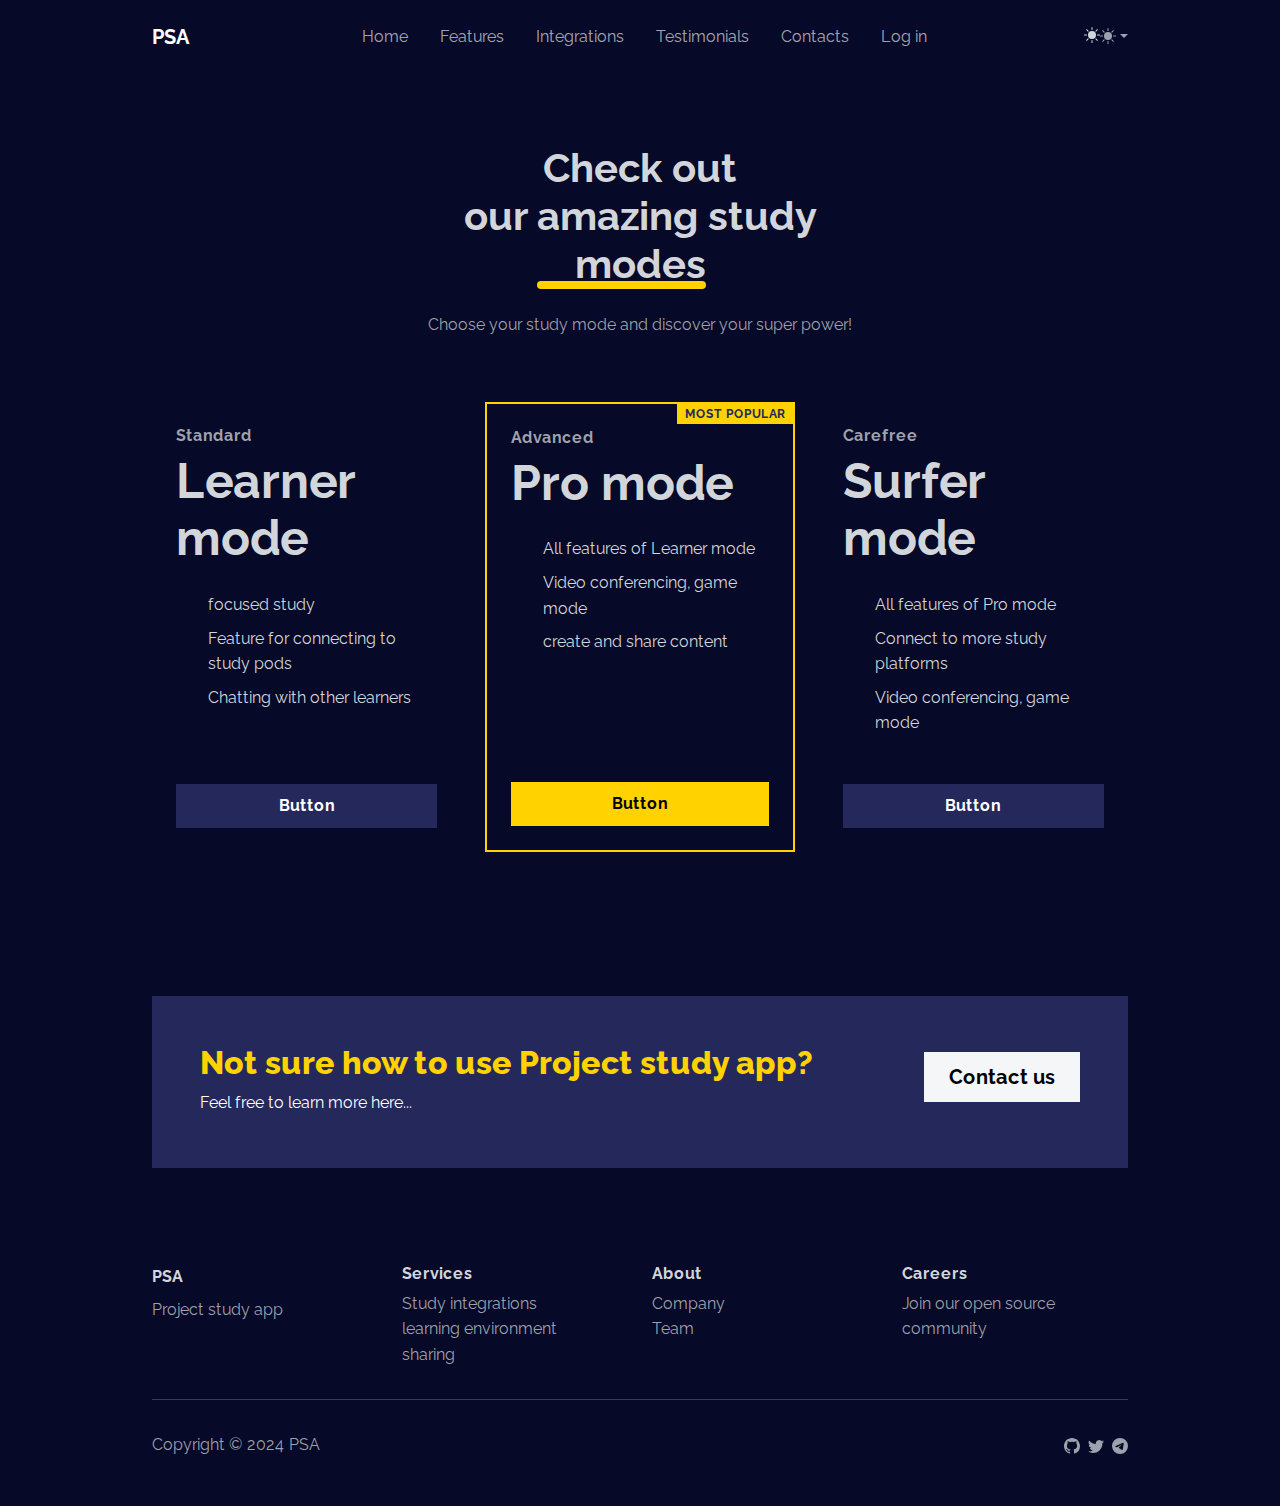
<file: categories.html>
<!DOCTYPE html><html data-bs-theme="dark" lang="en"><head><meta charset="utf-8"><meta name="viewport" content="width=device-width, initial-scale=1.0, shrink-to-fit=no"><title>Pricing - PSA</title><meta name="description" content="Project study app">
			<script>
(function() {

	// JavaScript snippet handling Dark/Light mode switching

	const getStoredTheme = () => localStorage.getItem('theme');
	const setStoredTheme = theme => localStorage.setItem('theme', theme);
	const forcedTheme = document.documentElement.getAttribute('data-bss-forced-theme');

	const getPreferredTheme = () => {

		if (forcedTheme) return forcedTheme;

		const storedTheme = getStoredTheme();
		if (storedTheme) {
			return storedTheme;
		}

		const pageTheme = document.documentElement.getAttribute('data-bs-theme');

		if (pageTheme) {
			return pageTheme;
		}

		return window.matchMedia('(prefers-color-scheme: dark)').matches ? 'dark' : 'light';
	}

	const setTheme = theme => {
		if (theme === 'auto' && window.matchMedia('(prefers-color-scheme: dark)').matches) {
			document.documentElement.setAttribute('data-bs-theme', 'dark');
		} else {
			document.documentElement.setAttribute('data-bs-theme', theme);
		}
	}

	setTheme(getPreferredTheme());

	const showActiveTheme = (theme, focus = false) => {
		const themeSwitchers = [].slice.call(document.querySelectorAll('.theme-switcher'));

		if (!themeSwitchers.length) return;

		document.querySelectorAll('[data-bs-theme-value]').forEach(element => {
			element.classList.remove('active');
			element.setAttribute('aria-pressed', 'false');
		});

		for (const themeSwitcher of themeSwitchers) {

			const btnToActivate = themeSwitcher.querySelector('[data-bs-theme-value="' + theme + '"]');

			if (btnToActivate) {
				btnToActivate.classList.add('active');
				btnToActivate.setAttribute('aria-pressed', 'true');
			}
		}
	}

	window.matchMedia('(prefers-color-scheme: dark)').addEventListener('change', () => {
		const storedTheme = getStoredTheme();
		if (storedTheme !== 'light' && storedTheme !== 'dark') {
			setTheme(getPreferredTheme());
		}
	});

	window.addEventListener('DOMContentLoaded', () => {
		showActiveTheme(getPreferredTheme());

		document.querySelectorAll('[data-bs-theme-value]')
			.forEach(toggle => {
				toggle.addEventListener('click', (e) => {
					e.preventDefault();
					const theme = toggle.getAttribute('data-bs-theme-value');
					setStoredTheme(theme);
					setTheme(theme);
					showActiveTheme(theme);
				})
			})
	});
})();
</script><link rel="stylesheet" href="assets/bootstrap/css/bootstrap.min.css?h=5fe79462834491b3bde4026987c3b88c"><link rel="manifest" href="manifest.json?h=dc2d7ac4eff5215f4f47c07ad4b6e60d"><link rel="stylesheet" href="assets/css/styles.min.css?h=7f857f1640fd26c957fd72881da80eb1"></head><body><!-- Start: Navbar Centered Links --><nav class="navbar navbar-expand-md fixed-top navbar-shrink py-3 navbar-light" id="mainNav"><div class="container"><a class="navbar-brand d-flex align-items-center" href="/"><span>PSA</span></a><button data-bs-toggle="collapse" class="navbar-toggler" data-bs-target="#navcol-1"><span class="visually-hidden">Toggle navigation</span><span class="navbar-toggler-icon"></span></button><div class="collapse navbar-collapse" id="navcol-1"><ul class="navbar-nav mx-auto"><li class="nav-item"><a class="nav-link" href="index.html">Home</a></li><li class="nav-item"><a class="nav-link" href="features.html">Features</a></li><li class="nav-item"><a class="nav-link" href="integrations.html">Integrations</a></li><li class="nav-item"><a class="nav-link" href="testimonials.html">Testimonials</a></li><li class="nav-item"><a class="nav-link" href="contacts.html">Contacts</a></li><li class="nav-item"><a class="nav-link" href="login.html">Log in</a></li></ul><svg xmlns="http://www.w3.org/2000/svg" width="1em" height="1em" fill="currentColor" viewBox="0 0 16 16" class="bi bi-sun-fill mb-1">
  <path d="M8 12a4 4 0 1 0 0-8 4 4 0 0 0 0 8zM8 0a.5.5 0 0 1 .5.5v2a.5.5 0 0 1-1 0v-2A.5.5 0 0 1 8 0zm0 13a.5.5 0 0 1 .5.5v2a.5.5 0 0 1-1 0v-2A.5.5 0 0 1 8 13zm8-5a.5.5 0 0 1-.5.5h-2a.5.5 0 0 1 0-1h2a.5.5 0 0 1 .5.5zM3 8a.5.5 0 0 1-.5.5h-2a.5.5 0 0 1 0-1h2A.5.5 0 0 1 3 8zm10.657-5.657a.5.5 0 0 1 0 .707l-1.414 1.415a.5.5 0 1 1-.707-.708l1.414-1.414a.5.5 0 0 1 .707 0zm-9.193 9.193a.5.5 0 0 1 0 .707L3.05 13.657a.5.5 0 0 1-.707-.707l1.414-1.414a.5.5 0 0 1 .707 0zm9.193 2.121a.5.5 0 0 1-.707 0l-1.414-1.414a.5.5 0 0 1 .707-.707l1.414 1.414a.5.5 0 0 1 0 .707zM4.464 4.465a.5.5 0 0 1-.707 0L2.343 3.05a.5.5 0 1 1 .707-.707l1.414 1.414a.5.5 0 0 1 0 .708z"></path>
</svg><div class="theme-switcher dropdown"><a class="dropdown-toggle" aria-expanded="false" data-bs-toggle="dropdown" href="#"><svg xmlns="http://www.w3.org/2000/svg" width="1em" height="1em" fill="currentColor" viewBox="0 0 16 16" class="bi bi-sun-fill mb-1">
  <path d="M8 12a4 4 0 1 0 0-8 4 4 0 0 0 0 8zM8 0a.5.5 0 0 1 .5.5v2a.5.5 0 0 1-1 0v-2A.5.5 0 0 1 8 0zm0 13a.5.5 0 0 1 .5.5v2a.5.5 0 0 1-1 0v-2A.5.5 0 0 1 8 13zm8-5a.5.5 0 0 1-.5.5h-2a.5.5 0 0 1 0-1h2a.5.5 0 0 1 .5.5zM3 8a.5.5 0 0 1-.5.5h-2a.5.5 0 0 1 0-1h2A.5.5 0 0 1 3 8zm10.657-5.657a.5.5 0 0 1 0 .707l-1.414 1.415a.5.5 0 1 1-.707-.708l1.414-1.414a.5.5 0 0 1 .707 0zm-9.193 9.193a.5.5 0 0 1 0 .707L3.05 13.657a.5.5 0 0 1-.707-.707l1.414-1.414a.5.5 0 0 1 .707 0zm9.193 2.121a.5.5 0 0 1-.707 0l-1.414-1.414a.5.5 0 0 1 .707-.707l1.414 1.414a.5.5 0 0 1 0 .707zM4.464 4.465a.5.5 0 0 1-.707 0L2.343 3.05a.5.5 0 1 1 .707-.707l1.414 1.414a.5.5 0 0 1 0 .708z"></path>
</svg></a><div class="dropdown-menu"><a class="dropdown-item d-flex align-items-center" href="#" data-bs-theme-value="light"><svg xmlns="http://www.w3.org/2000/svg" width="1em" height="1em" fill="currentColor" viewBox="0 0 16 16" class="bi bi-sun-fill opacity-50 me-2">
  <path d="M8 12a4 4 0 1 0 0-8 4 4 0 0 0 0 8zM8 0a.5.5 0 0 1 .5.5v2a.5.5 0 0 1-1 0v-2A.5.5 0 0 1 8 0zm0 13a.5.5 0 0 1 .5.5v2a.5.5 0 0 1-1 0v-2A.5.5 0 0 1 8 13zm8-5a.5.5 0 0 1-.5.5h-2a.5.5 0 0 1 0-1h2a.5.5 0 0 1 .5.5zM3 8a.5.5 0 0 1-.5.5h-2a.5.5 0 0 1 0-1h2A.5.5 0 0 1 3 8zm10.657-5.657a.5.5 0 0 1 0 .707l-1.414 1.415a.5.5 0 1 1-.707-.708l1.414-1.414a.5.5 0 0 1 .707 0zm-9.193 9.193a.5.5 0 0 1 0 .707L3.05 13.657a.5.5 0 0 1-.707-.707l1.414-1.414a.5.5 0 0 1 .707 0zm9.193 2.121a.5.5 0 0 1-.707 0l-1.414-1.414a.5.5 0 0 1 .707-.707l1.414 1.414a.5.5 0 0 1 0 .707zM4.464 4.465a.5.5 0 0 1-.707 0L2.343 3.05a.5.5 0 1 1 .707-.707l1.414 1.414a.5.5 0 0 1 0 .708z"></path>
</svg>Light</a><a class="dropdown-item d-flex align-items-center" href="#" data-bs-theme-value="dark"><svg xmlns="http://www.w3.org/2000/svg" width="1em" height="1em" fill="currentColor" viewBox="0 0 16 16" class="bi bi-moon-stars-fill opacity-50 me-2">
  <path d="M6 .278a.768.768 0 0 1 .08.858 7.208 7.208 0 0 0-.878 3.46c0 4.021 3.278 7.277 7.318 7.277.527 0 1.04-.055 1.533-.16a.787.787 0 0 1 .81.316.733.733 0 0 1-.031.893A8.349 8.349 0 0 1 8.344 16C3.734 16 0 12.286 0 7.71 0 4.266 2.114 1.312 5.124.06A.752.752 0 0 1 6 .278z"></path>
  <path d="M10.794 3.148a.217.217 0 0 1 .412 0l.387 1.162c.173.518.579.924 1.097 1.097l1.162.387a.217.217 0 0 1 0 .412l-1.162.387a1.734 1.734 0 0 0-1.097 1.097l-.387 1.162a.217.217 0 0 1-.412 0l-.387-1.162A1.734 1.734 0 0 0 9.31 6.593l-1.162-.387a.217.217 0 0 1 0-.412l1.162-.387a1.734 1.734 0 0 0 1.097-1.097l.387-1.162zM13.863.099a.145.145 0 0 1 .274 0l.258.774c.115.346.386.617.732.732l.774.258a.145.145 0 0 1 0 .274l-.774.258a1.156 1.156 0 0 0-.732.732l-.258.774a.145.145 0 0 1-.274 0l-.258-.774a1.156 1.156 0 0 0-.732-.732l-.774-.258a.145.145 0 0 1 0-.274l.774-.258c.346-.115.617-.386.732-.732L13.863.1z"></path>
</svg>Dark</a><a class="dropdown-item d-flex align-items-center" href="#" data-bs-theme-value="auto"><svg xmlns="http://www.w3.org/2000/svg" width="1em" height="1em" fill="currentColor" viewBox="0 0 16 16" class="bi bi-circle-half opacity-50 me-2">
  <path d="M8 15A7 7 0 1 0 8 1v14zm0 1A8 8 0 1 1 8 0a8 8 0 0 1 0 16z"></path>
</svg>Auto</a></div></div></div></div></nav><!-- End: Navbar Centered Links --><section class="py-5 mt-5"><!-- Start: Pricing Clean --><div class="container py-4 py-xl-5"><div class="row mb-5"><div class="col-md-8 col-xl-6 text-center mx-auto"><h2 class="display-6 fw-bold mb-4">Check out<br>our <span class="underline">amazing study modes</span></h2><p class="text-muted">Choose your study mode and discover your super power!</p></div></div><div class="row gy-4 row-cols-1 row-cols-md-2 row-cols-lg-3"><div class="col"><div class="card border-0 h-100"><div class="card-body d-flex flex-column justify-content-between p-4"><div><h6 class="fw-bold text-muted">Standard</h6><h4 class="display-5 fw-bold mb-4">Learner mode</h4><ul class="list-unstyled"><li class="d-flex mb-2"><span class="bs-icon-xs bs-icon-rounded bs-icon me-2"></span><span>focused study</span></li><li class="d-flex mb-2"><span class="bs-icon-xs bs-icon-rounded bs-icon me-2"></span><span>Feature for connecting to study pods</span></li><li class="d-flex mb-2"><span class="bs-icon-xs bs-icon-rounded bs-icon me-2"></span><span>Chatting with other learners</span></li></ul></div><a class="btn btn-primary" role="button" href="#">Button</a></div></div></div><div class="col"><div class="card border-warning border-2 h-100"><div class="card-body d-flex flex-column justify-content-between p-4"><span class="badge bg-warning position-absolute top-0 end-0 rounded-bottom-left text-uppercase text-primary">Most Popular</span><div><h6 class="fw-bold text-muted">Advanced</h6><h4 class="display-5 fw-bold mb-4">Pro mode</h4><ul class="list-unstyled"><li class="d-flex mb-2"><span class="bs-icon-xs bs-icon-rounded bs-icon me-2"></span><span>All features of Learner mode</span></li><li class="d-flex mb-2"><span class="bs-icon-xs bs-icon-rounded bs-icon me-2"></span><span>Video conferencing, game mode</span></li><li class="d-flex mb-2"><span class="bs-icon-xs bs-icon-rounded bs-icon me-2"></span><span>create and share content</span></li></ul></div><a class="btn btn-warning" role="button" href="#">Button</a></div></div></div><div class="col"><div class="card border-0 h-100"><div class="card-body d-flex flex-column justify-content-between p-4"><div class="pb-4"><h6 class="fw-bold text-muted">Carefree</h6><h4 class="display-5 fw-bold mb-4">Surfer mode</h4><ul class="list-unstyled"><li class="d-flex mb-2"><span class="bs-icon-xs bs-icon-rounded bs-icon me-2"></span><span>All features of Pro mode</span></li><li class="d-flex mb-2"><span class="bs-icon-xs bs-icon-rounded bs-icon me-2"></span><span>Connect to more study platforms</span></li><li class="d-flex mb-2"><span class="bs-icon-xs bs-icon-rounded bs-icon me-2"></span><span>Video conferencing, game mode</span></li><li class="d-flex mb-2"></li></ul></div><a class="btn btn-primary" role="button" href="#">Button</a></div></div></div></div></div><!-- End: Pricing Clean --></section><!-- Start: Contact Us Banner --><section class="py-4 py-xl-5"><div class="container"><div class="text-white bg-primary border rounded border-0 border-primary d-flex flex-column justify-content-between flex-lg-row p-4 p-md-5"><div class="pb-2 pb-lg-1"><h2 class="fw-bold text-warning mb-2"><strong><span style="color: rgba(var(--bs-secondary-rgb), var(--bs-text-opacity));">Not sure how to use Project study app?</span></strong></h2><p class="mb-0">Feel free to learn more here...</p></div><div class="my-2"><a class="btn btn-light fs-5 py-2 px-4" role="button" href="contacts.html">Contact us</a></div></div></div></section><!-- End: Contact Us Banner --><!-- Start: Footer Multi Column --><footer><div class="container py-4 py-lg-5"><div class="row row-cols-2 row-cols-md-4"><!-- Start: Social Icons --><div class="col-12 col-md-3"><div class="fw-bold d-flex align-items-center mb-2"><span>PSA</span></div><p class="text-muted">Project study app</p></div><!-- End: Social Icons --><!-- Start: Services --><div class="col-sm-4 col-md-3 text-lg-start d-flex flex-column"><h3 class="fs-6 fw-bold">Services</h3><ul class="list-unstyled"><li><a href="#">Study integrations</a></li><li><a href="#">learning environment</a></li><li><a href="#">sharing</a></li></ul></div><!-- End: Services --><!-- Start: About --><div class="col-sm-4 col-md-3 text-lg-start d-flex flex-column"><h3 class="fs-6 fw-bold">About</h3><ul class="list-unstyled"><li><a href="#">Company</a></li><li><a href="#">Team</a></li><li></li></ul></div><!-- End: About --><!-- Start: Careers --><div class="col-sm-4 col-md-3 text-lg-start d-flex flex-column"><h3 class="fs-6 fw-bold">Careers</h3><ul class="list-unstyled"><li><a href="#">Join our open source community</a></li><li></li></ul></div><!-- End: Careers --></div><hr><div class="text-muted d-flex justify-content-between align-items-center pt-3"><p class="mb-0">Copyright © 2024 PSA</p><ul class="list-inline mb-0"><li class="list-inline-item"><svg xmlns="http://www.w3.org/2000/svg" width="1em" height="1em" fill="currentColor" viewBox="0 0 16 16" class="bi bi-github">
  <path d="M8 0C3.58 0 0 3.58 0 8c0 3.54 2.29 6.53 5.47 7.59.4.07.55-.17.55-.38 0-.19-.01-.82-.01-1.49-2.01.37-2.53-.49-2.69-.94-.09-.23-.48-.94-.82-1.13-.28-.15-.68-.52-.01-.53.63-.01 1.08.58 1.23.82.72 1.21 1.87.87 2.33.66.07-.52.28-.87.51-1.07-1.78-.2-3.64-.89-3.64-3.95 0-.87.31-1.59.82-2.15-.08-.2-.36-1.02.08-2.12 0 0 .67-.21 2.2.82.64-.18 1.32-.27 2-.27.68 0 1.36.09 2 .27 1.53-1.04 2.2-.82 2.2-.82.44 1.1.16 1.92.08 2.12.51.56.82 1.27.82 2.15 0 3.07-1.87 3.75-3.65 3.95.29.25.54.73.54 1.48 0 1.07-.01 1.93-.01 2.2 0 .21.15.46.55.38A8.012 8.012 0 0 0 16 8c0-4.42-3.58-8-8-8z"></path>
</svg></li><li class="list-inline-item"><svg xmlns="http://www.w3.org/2000/svg" width="1em" height="1em" fill="currentColor" viewBox="0 0 16 16" class="bi bi-twitter">
  <path d="M5.026 15c6.038 0 9.341-5.003 9.341-9.334 0-.14 0-.282-.006-.422A6.685 6.685 0 0 0 16 3.542a6.658 6.658 0 0 1-1.889.518 3.301 3.301 0 0 0 1.447-1.817 6.533 6.533 0 0 1-2.087.793A3.286 3.286 0 0 0 7.875 6.03a9.325 9.325 0 0 1-6.767-3.429 3.289 3.289 0 0 0 1.018 4.382A3.323 3.323 0 0 1 .64 6.575v.045a3.288 3.288 0 0 0 2.632 3.218 3.203 3.203 0 0 1-.865.115 3.23 3.23 0 0 1-.614-.057 3.283 3.283 0 0 0 3.067 2.277A6.588 6.588 0 0 1 .78 13.58a6.32 6.32 0 0 1-.78-.045A9.344 9.344 0 0 0 5.026 15z"></path>
</svg></li><li class="list-inline-item"><svg xmlns="http://www.w3.org/2000/svg" width="1em" height="1em" fill="currentColor" viewBox="0 0 16 16" class="bi bi-telegram">
  <path d="M16 8A8 8 0 1 1 0 8a8 8 0 0 1 16 0zM8.287 5.906c-.778.324-2.334.994-4.666 2.01-.378.15-.577.298-.595.442-.03.243.275.339.69.47l.175.055c.408.133.958.288 1.243.294.26.006.549-.1.868-.32 2.179-1.471 3.304-2.214 3.374-2.23.05-.012.12-.026.166.016.047.041.042.12.037.141-.03.129-1.227 1.241-1.846 1.817-.193.18-.33.307-.358.336a8.154 8.154 0 0 1-.188.186c-.38.366-.664.64.015 1.088.327.216.589.393.85.571.284.194.568.387.936.629.093.06.183.125.27.187.331.236.63.448.997.414.214-.02.435-.22.547-.82.265-1.417.786-4.486.906-5.751a1.426 1.426 0 0 0-.013-.315.337.337 0 0 0-.114-.217.526.526 0 0 0-.31-.093c-.3.005-.763.166-2.984 1.09z"></path>
</svg></li></ul></div></div></footer><!-- End: Footer Multi Column --><script src="https://cdnjs.cloudflare.com/ajax/libs/jquery/3.7.0/jquery.min.js"></script><script src="https://cdn.jsdelivr.net/npm/bootstrap@5.3.2/dist/js/bootstrap.bundle.min.js"></script><script src="assets/js/script.min.js?h=4b1f99f2e8ff6ac8a7c04891f6b7129c"></script></body></html>
</file>
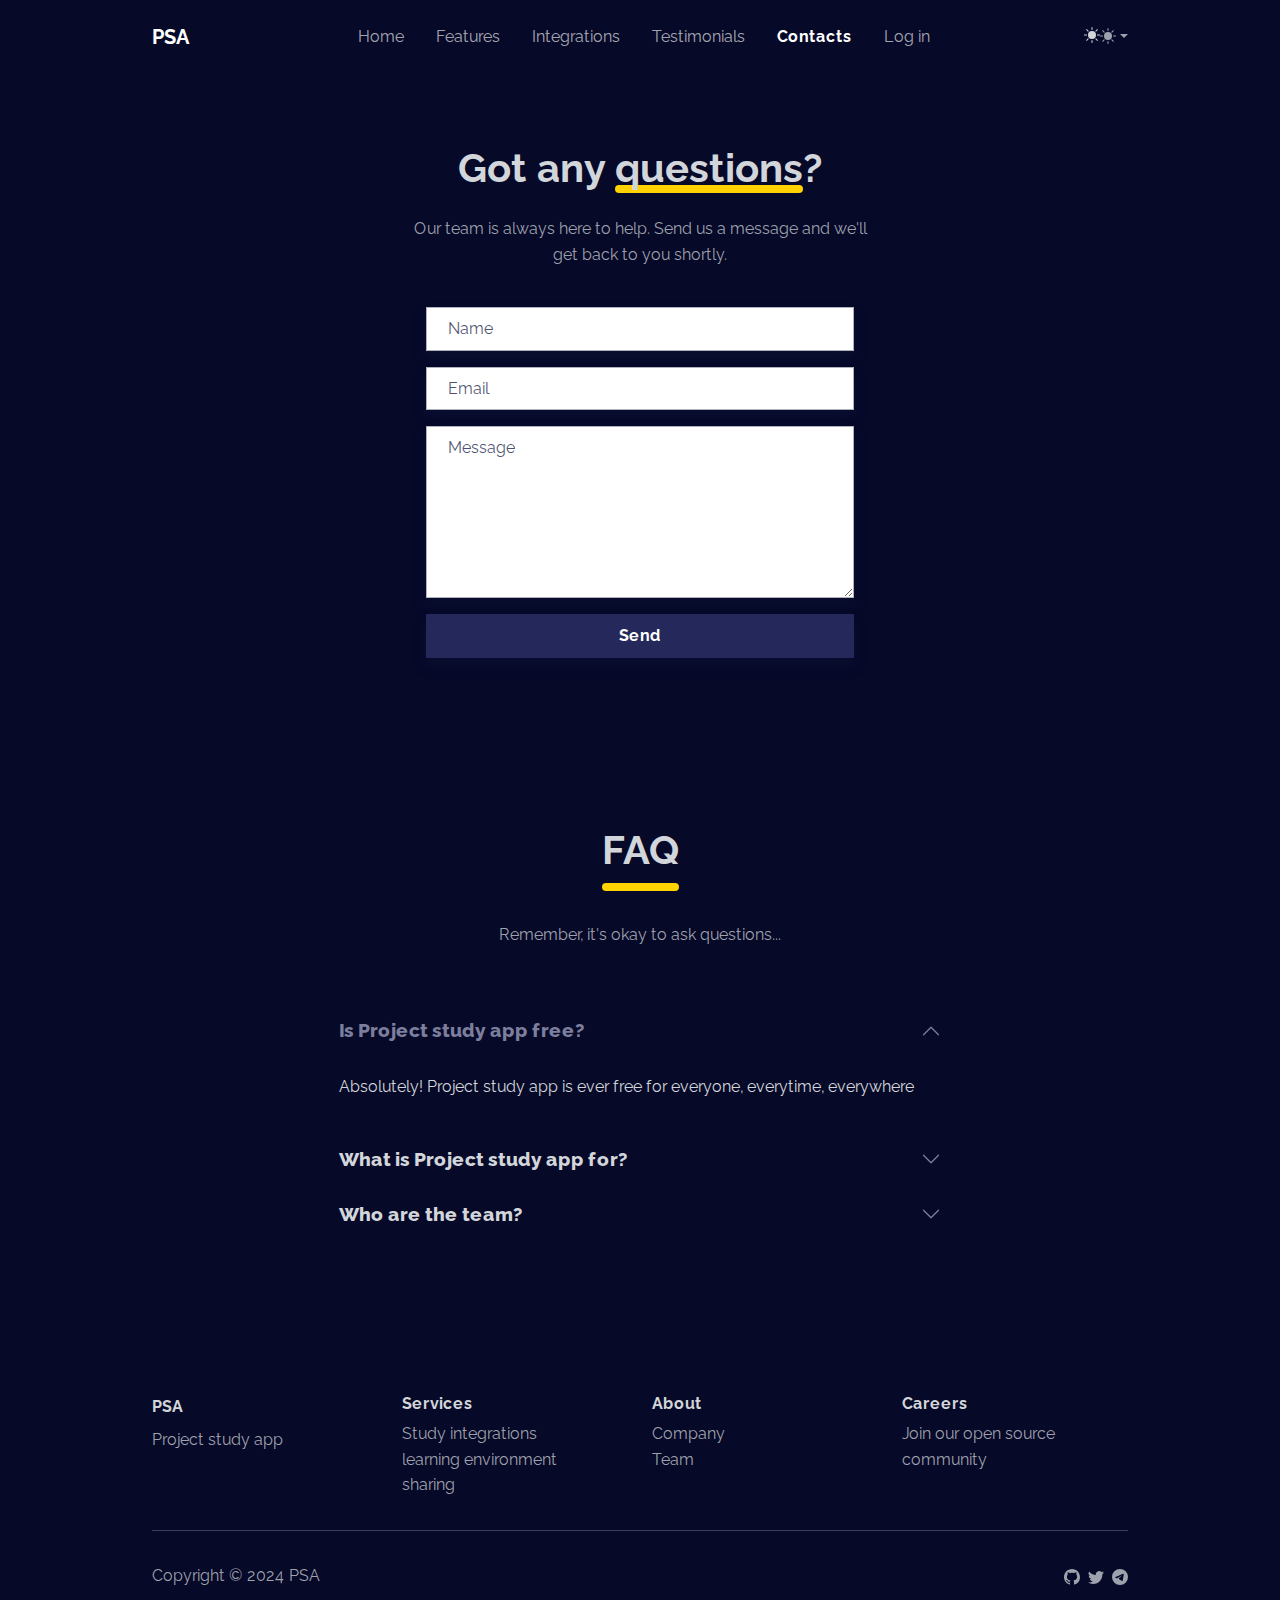
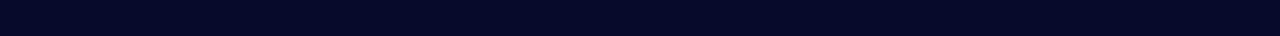
<file: contacts.html>
<!DOCTYPE html><html data-bs-theme="dark" lang="en"><head><meta charset="utf-8"><meta name="viewport" content="width=device-width, initial-scale=1.0, shrink-to-fit=no"><title>Contacts - PSA</title><meta name="description" content="Project study app">
			<script>
(function() {

	// JavaScript snippet handling Dark/Light mode switching

	const getStoredTheme = () => localStorage.getItem('theme');
	const setStoredTheme = theme => localStorage.setItem('theme', theme);
	const forcedTheme = document.documentElement.getAttribute('data-bss-forced-theme');

	const getPreferredTheme = () => {

		if (forcedTheme) return forcedTheme;

		const storedTheme = getStoredTheme();
		if (storedTheme) {
			return storedTheme;
		}

		const pageTheme = document.documentElement.getAttribute('data-bs-theme');

		if (pageTheme) {
			return pageTheme;
		}

		return window.matchMedia('(prefers-color-scheme: dark)').matches ? 'dark' : 'light';
	}

	const setTheme = theme => {
		if (theme === 'auto' && window.matchMedia('(prefers-color-scheme: dark)').matches) {
			document.documentElement.setAttribute('data-bs-theme', 'dark');
		} else {
			document.documentElement.setAttribute('data-bs-theme', theme);
		}
	}

	setTheme(getPreferredTheme());

	const showActiveTheme = (theme, focus = false) => {
		const themeSwitchers = [].slice.call(document.querySelectorAll('.theme-switcher'));

		if (!themeSwitchers.length) return;

		document.querySelectorAll('[data-bs-theme-value]').forEach(element => {
			element.classList.remove('active');
			element.setAttribute('aria-pressed', 'false');
		});

		for (const themeSwitcher of themeSwitchers) {

			const btnToActivate = themeSwitcher.querySelector('[data-bs-theme-value="' + theme + '"]');

			if (btnToActivate) {
				btnToActivate.classList.add('active');
				btnToActivate.setAttribute('aria-pressed', 'true');
			}
		}
	}

	window.matchMedia('(prefers-color-scheme: dark)').addEventListener('change', () => {
		const storedTheme = getStoredTheme();
		if (storedTheme !== 'light' && storedTheme !== 'dark') {
			setTheme(getPreferredTheme());
		}
	});

	window.addEventListener('DOMContentLoaded', () => {
		showActiveTheme(getPreferredTheme());

		document.querySelectorAll('[data-bs-theme-value]')
			.forEach(toggle => {
				toggle.addEventListener('click', (e) => {
					e.preventDefault();
					const theme = toggle.getAttribute('data-bs-theme-value');
					setStoredTheme(theme);
					setTheme(theme);
					showActiveTheme(theme);
				})
			})
	});
})();
</script><link rel="stylesheet" href="assets/bootstrap/css/bootstrap.min.css?h=5fe79462834491b3bde4026987c3b88c"><link rel="manifest" href="manifest.json?h=dc2d7ac4eff5215f4f47c07ad4b6e60d"><link rel="stylesheet" href="assets/css/styles.min.css?h=7f857f1640fd26c957fd72881da80eb1"></head><body><!-- Start: Navbar Centered Links --><nav class="navbar navbar-expand-md fixed-top navbar-shrink py-3 navbar-light" id="mainNav"><div class="container"><a class="navbar-brand d-flex align-items-center" href="/"><span>PSA</span></a><button data-bs-toggle="collapse" class="navbar-toggler" data-bs-target="#navcol-1"><span class="visually-hidden">Toggle navigation</span><span class="navbar-toggler-icon"></span></button><div class="collapse navbar-collapse" id="navcol-1"><ul class="navbar-nav mx-auto"><li class="nav-item"><a class="nav-link" href="index.html">Home</a></li><li class="nav-item"><a class="nav-link" href="features.html">Features</a></li><li class="nav-item"><a class="nav-link" href="integrations.html">Integrations</a></li><li class="nav-item"><a class="nav-link" href="testimonials.html">Testimonials</a></li><li class="nav-item"><a class="nav-link active" href="contacts.html">Contacts</a></li><li class="nav-item"><a class="nav-link" href="login.html">Log in</a></li></ul><svg xmlns="http://www.w3.org/2000/svg" width="1em" height="1em" fill="currentColor" viewBox="0 0 16 16" class="bi bi-sun-fill mb-1">
  <path d="M8 12a4 4 0 1 0 0-8 4 4 0 0 0 0 8zM8 0a.5.5 0 0 1 .5.5v2a.5.5 0 0 1-1 0v-2A.5.5 0 0 1 8 0zm0 13a.5.5 0 0 1 .5.5v2a.5.5 0 0 1-1 0v-2A.5.5 0 0 1 8 13zm8-5a.5.5 0 0 1-.5.5h-2a.5.5 0 0 1 0-1h2a.5.5 0 0 1 .5.5zM3 8a.5.5 0 0 1-.5.5h-2a.5.5 0 0 1 0-1h2A.5.5 0 0 1 3 8zm10.657-5.657a.5.5 0 0 1 0 .707l-1.414 1.415a.5.5 0 1 1-.707-.708l1.414-1.414a.5.5 0 0 1 .707 0zm-9.193 9.193a.5.5 0 0 1 0 .707L3.05 13.657a.5.5 0 0 1-.707-.707l1.414-1.414a.5.5 0 0 1 .707 0zm9.193 2.121a.5.5 0 0 1-.707 0l-1.414-1.414a.5.5 0 0 1 .707-.707l1.414 1.414a.5.5 0 0 1 0 .707zM4.464 4.465a.5.5 0 0 1-.707 0L2.343 3.05a.5.5 0 1 1 .707-.707l1.414 1.414a.5.5 0 0 1 0 .708z"></path>
</svg><div class="theme-switcher dropdown"><a class="dropdown-toggle" aria-expanded="false" data-bs-toggle="dropdown" href="#"><svg xmlns="http://www.w3.org/2000/svg" width="1em" height="1em" fill="currentColor" viewBox="0 0 16 16" class="bi bi-sun-fill mb-1">
  <path d="M8 12a4 4 0 1 0 0-8 4 4 0 0 0 0 8zM8 0a.5.5 0 0 1 .5.5v2a.5.5 0 0 1-1 0v-2A.5.5 0 0 1 8 0zm0 13a.5.5 0 0 1 .5.5v2a.5.5 0 0 1-1 0v-2A.5.5 0 0 1 8 13zm8-5a.5.5 0 0 1-.5.5h-2a.5.5 0 0 1 0-1h2a.5.5 0 0 1 .5.5zM3 8a.5.5 0 0 1-.5.5h-2a.5.5 0 0 1 0-1h2A.5.5 0 0 1 3 8zm10.657-5.657a.5.5 0 0 1 0 .707l-1.414 1.415a.5.5 0 1 1-.707-.708l1.414-1.414a.5.5 0 0 1 .707 0zm-9.193 9.193a.5.5 0 0 1 0 .707L3.05 13.657a.5.5 0 0 1-.707-.707l1.414-1.414a.5.5 0 0 1 .707 0zm9.193 2.121a.5.5 0 0 1-.707 0l-1.414-1.414a.5.5 0 0 1 .707-.707l1.414 1.414a.5.5 0 0 1 0 .707zM4.464 4.465a.5.5 0 0 1-.707 0L2.343 3.05a.5.5 0 1 1 .707-.707l1.414 1.414a.5.5 0 0 1 0 .708z"></path>
</svg></a><div class="dropdown-menu"><a class="dropdown-item d-flex align-items-center" href="#" data-bs-theme-value="light"><svg xmlns="http://www.w3.org/2000/svg" width="1em" height="1em" fill="currentColor" viewBox="0 0 16 16" class="bi bi-sun-fill opacity-50 me-2">
  <path d="M8 12a4 4 0 1 0 0-8 4 4 0 0 0 0 8zM8 0a.5.5 0 0 1 .5.5v2a.5.5 0 0 1-1 0v-2A.5.5 0 0 1 8 0zm0 13a.5.5 0 0 1 .5.5v2a.5.5 0 0 1-1 0v-2A.5.5 0 0 1 8 13zm8-5a.5.5 0 0 1-.5.5h-2a.5.5 0 0 1 0-1h2a.5.5 0 0 1 .5.5zM3 8a.5.5 0 0 1-.5.5h-2a.5.5 0 0 1 0-1h2A.5.5 0 0 1 3 8zm10.657-5.657a.5.5 0 0 1 0 .707l-1.414 1.415a.5.5 0 1 1-.707-.708l1.414-1.414a.5.5 0 0 1 .707 0zm-9.193 9.193a.5.5 0 0 1 0 .707L3.05 13.657a.5.5 0 0 1-.707-.707l1.414-1.414a.5.5 0 0 1 .707 0zm9.193 2.121a.5.5 0 0 1-.707 0l-1.414-1.414a.5.5 0 0 1 .707-.707l1.414 1.414a.5.5 0 0 1 0 .707zM4.464 4.465a.5.5 0 0 1-.707 0L2.343 3.05a.5.5 0 1 1 .707-.707l1.414 1.414a.5.5 0 0 1 0 .708z"></path>
</svg>Light</a><a class="dropdown-item d-flex align-items-center" href="#" data-bs-theme-value="dark"><svg xmlns="http://www.w3.org/2000/svg" width="1em" height="1em" fill="currentColor" viewBox="0 0 16 16" class="bi bi-moon-stars-fill opacity-50 me-2">
  <path d="M6 .278a.768.768 0 0 1 .08.858 7.208 7.208 0 0 0-.878 3.46c0 4.021 3.278 7.277 7.318 7.277.527 0 1.04-.055 1.533-.16a.787.787 0 0 1 .81.316.733.733 0 0 1-.031.893A8.349 8.349 0 0 1 8.344 16C3.734 16 0 12.286 0 7.71 0 4.266 2.114 1.312 5.124.06A.752.752 0 0 1 6 .278z"></path>
  <path d="M10.794 3.148a.217.217 0 0 1 .412 0l.387 1.162c.173.518.579.924 1.097 1.097l1.162.387a.217.217 0 0 1 0 .412l-1.162.387a1.734 1.734 0 0 0-1.097 1.097l-.387 1.162a.217.217 0 0 1-.412 0l-.387-1.162A1.734 1.734 0 0 0 9.31 6.593l-1.162-.387a.217.217 0 0 1 0-.412l1.162-.387a1.734 1.734 0 0 0 1.097-1.097l.387-1.162zM13.863.099a.145.145 0 0 1 .274 0l.258.774c.115.346.386.617.732.732l.774.258a.145.145 0 0 1 0 .274l-.774.258a1.156 1.156 0 0 0-.732.732l-.258.774a.145.145 0 0 1-.274 0l-.258-.774a1.156 1.156 0 0 0-.732-.732l-.774-.258a.145.145 0 0 1 0-.274l.774-.258c.346-.115.617-.386.732-.732L13.863.1z"></path>
</svg>Dark</a><a class="dropdown-item d-flex align-items-center" href="#" data-bs-theme-value="auto"><svg xmlns="http://www.w3.org/2000/svg" width="1em" height="1em" fill="currentColor" viewBox="0 0 16 16" class="bi bi-circle-half opacity-50 me-2">
  <path d="M8 15A7 7 0 1 0 8 1v14zm0 1A8 8 0 1 1 8 0a8 8 0 0 1 0 16z"></path>
</svg>Auto</a></div></div></div></div></nav><!-- End: Navbar Centered Links --><!-- Start: Contact Details --><section class="py-5 mt-5"><div class="container py-5"><div class="row"><div class="col-md-8 col-xl-6 text-center mx-auto"><h2 class="display-6 fw-bold mb-4">Got any <span class="underline">questions</span>?</h2><p class="text-muted">Our team is always here to help. Send us a message and we'll get back to you shortly.</p></div></div><div class="row d-flex justify-content-center"><div class="col-md-6"><div><form class="p-3 p-xl-4" method="post" data-bs-theme="light"><!-- Start: Success Example --><div class="mb-3"><input class="shadow form-control" type="text" id="name-1" name="name" placeholder="Name"></div><!-- End: Success Example --><!-- Start: Error Example --><div class="mb-3"><input class="shadow form-control" type="email" id="email-1" name="email" placeholder="Email"></div><!-- End: Error Example --><div class="mb-3"><textarea class="shadow form-control" id="message-1" name="message" rows="6" placeholder="Message"></textarea></div><div><button class="btn btn-primary shadow d-block w-100" type="submit">Send </button></div></form></div></div></div></div></section><!-- End: Contact Details --><!-- Start: Newsletter Subscription Centered --><section class="py-4 py-xl-5 mb-5"><div class="container"><div class="row mb-2"><div class="col-md-8 col-xl-6 text-center mx-auto"><h2 class="display-6 fw-bold mb-5"><span class="pb-3 underline">FAQ<br></span></h2><p class="text-muted mb-5">Remember, it's okay to ask questions...</p></div></div><div class="row mb-2"><div class="col-md-8 mx-auto"><div class="accordion text-muted" role="tablist" id="accordion-1"><div class="accordion-item"><h2 class="accordion-header" role="tab"><button class="accordion-button" type="button" data-bs-toggle="collapse" data-bs-target="#accordion-1 .item-1" aria-expanded="true" aria-controls="accordion-1 .item-1"><strong>Is Project study app free?</strong></button></h2><div class="accordion-collapse collapse show item-1" role="tabpanel" data-bs-parent="#accordion-1"><div class="accordion-body"><p>Absolutely! Project study app is ever free for everyone, everytime, everywhere</p></div></div></div><div class="accordion-item"><h2 class="accordion-header" role="tab"><button class="accordion-button collapsed" type="button" data-bs-toggle="collapse" data-bs-target="#accordion-1 .item-2" aria-expanded="false" aria-controls="accordion-1 .item-2"><strong>What is Project study app for?</strong></button></h2><div class="accordion-collapse collapse item-2" role="tabpanel" data-bs-parent="#accordion-1"><div class="accordion-body"><p class="mb-0">Nullam id dolor id nibh ultricies vehicula ut id elit. Cras justo odio, dapibus ac facilisis in, egestas eget quam. Donec id elit non mi porta gravida at eget metus.</p></div></div></div><div class="accordion-item"><h2 class="accordion-header" role="tab"><button class="accordion-button collapsed" type="button" data-bs-toggle="collapse" data-bs-target="#accordion-1 .item-3" aria-expanded="false" aria-controls="accordion-1 .item-3"><strong>Who are the team?</strong></button></h2><div class="accordion-collapse collapse item-3" role="tabpanel" data-bs-parent="#accordion-1"><div class="accordion-body"><p class="mb-0">Nullam id dolor id nibh ultricies vehicula ut id elit. Cras justo odio, dapibus ac facilisis in, egestas eget quam. Donec id elit non mi porta gravida at eget metus.</p></div></div></div></div></div></div></div></section><!-- End: Newsletter Subscription Centered --><!-- Start: Footer Multi Column --><footer><div class="container py-4 py-lg-5"><div class="row row-cols-2 row-cols-md-4"><!-- Start: Social Icons --><div class="col-12 col-md-3"><div class="fw-bold d-flex align-items-center mb-2"><span>PSA</span></div><p class="text-muted">Project study app</p></div><!-- End: Social Icons --><!-- Start: Services --><div class="col-sm-4 col-md-3 text-lg-start d-flex flex-column"><h3 class="fs-6 fw-bold">Services</h3><ul class="list-unstyled"><li><a href="#">Study integrations</a></li><li><a href="#">learning environment</a></li><li><a href="#">sharing</a></li></ul></div><!-- End: Services --><!-- Start: About --><div class="col-sm-4 col-md-3 text-lg-start d-flex flex-column"><h3 class="fs-6 fw-bold">About</h3><ul class="list-unstyled"><li><a href="#">Company</a></li><li><a href="#">Team</a></li><li></li></ul></div><!-- End: About --><!-- Start: Careers --><div class="col-sm-4 col-md-3 text-lg-start d-flex flex-column"><h3 class="fs-6 fw-bold">Careers</h3><ul class="list-unstyled"><li><a href="#">Join our open source community</a></li><li></li></ul></div><!-- End: Careers --></div><hr><div class="text-muted d-flex justify-content-between align-items-center pt-3"><p class="mb-0">Copyright © 2024 PSA</p><ul class="list-inline mb-0"><li class="list-inline-item"><svg xmlns="http://www.w3.org/2000/svg" width="1em" height="1em" fill="currentColor" viewBox="0 0 16 16" class="bi bi-github">
  <path d="M8 0C3.58 0 0 3.58 0 8c0 3.54 2.29 6.53 5.47 7.59.4.07.55-.17.55-.38 0-.19-.01-.82-.01-1.49-2.01.37-2.53-.49-2.69-.94-.09-.23-.48-.94-.82-1.13-.28-.15-.68-.52-.01-.53.63-.01 1.08.58 1.23.82.72 1.21 1.87.87 2.33.66.07-.52.28-.87.51-1.07-1.78-.2-3.64-.89-3.64-3.95 0-.87.31-1.59.82-2.15-.08-.2-.36-1.02.08-2.12 0 0 .67-.21 2.2.82.64-.18 1.32-.27 2-.27.68 0 1.36.09 2 .27 1.53-1.04 2.2-.82 2.2-.82.44 1.1.16 1.92.08 2.12.51.56.82 1.27.82 2.15 0 3.07-1.87 3.75-3.65 3.95.29.25.54.73.54 1.48 0 1.07-.01 1.93-.01 2.2 0 .21.15.46.55.38A8.012 8.012 0 0 0 16 8c0-4.42-3.58-8-8-8z"></path>
</svg></li><li class="list-inline-item"><svg xmlns="http://www.w3.org/2000/svg" width="1em" height="1em" fill="currentColor" viewBox="0 0 16 16" class="bi bi-twitter">
  <path d="M5.026 15c6.038 0 9.341-5.003 9.341-9.334 0-.14 0-.282-.006-.422A6.685 6.685 0 0 0 16 3.542a6.658 6.658 0 0 1-1.889.518 3.301 3.301 0 0 0 1.447-1.817 6.533 6.533 0 0 1-2.087.793A3.286 3.286 0 0 0 7.875 6.03a9.325 9.325 0 0 1-6.767-3.429 3.289 3.289 0 0 0 1.018 4.382A3.323 3.323 0 0 1 .64 6.575v.045a3.288 3.288 0 0 0 2.632 3.218 3.203 3.203 0 0 1-.865.115 3.23 3.23 0 0 1-.614-.057 3.283 3.283 0 0 0 3.067 2.277A6.588 6.588 0 0 1 .78 13.58a6.32 6.32 0 0 1-.78-.045A9.344 9.344 0 0 0 5.026 15z"></path>
</svg></li><li class="list-inline-item"><svg xmlns="http://www.w3.org/2000/svg" width="1em" height="1em" fill="currentColor" viewBox="0 0 16 16" class="bi bi-telegram">
  <path d="M16 8A8 8 0 1 1 0 8a8 8 0 0 1 16 0zM8.287 5.906c-.778.324-2.334.994-4.666 2.01-.378.15-.577.298-.595.442-.03.243.275.339.69.47l.175.055c.408.133.958.288 1.243.294.26.006.549-.1.868-.32 2.179-1.471 3.304-2.214 3.374-2.23.05-.012.12-.026.166.016.047.041.042.12.037.141-.03.129-1.227 1.241-1.846 1.817-.193.18-.33.307-.358.336a8.154 8.154 0 0 1-.188.186c-.38.366-.664.64.015 1.088.327.216.589.393.85.571.284.194.568.387.936.629.093.06.183.125.27.187.331.236.63.448.997.414.214-.02.435-.22.547-.82.265-1.417.786-4.486.906-5.751a1.426 1.426 0 0 0-.013-.315.337.337 0 0 0-.114-.217.526.526 0 0 0-.31-.093c-.3.005-.763.166-2.984 1.09z"></path>
</svg></li></ul></div></div></footer><!-- End: Footer Multi Column --><script src="https://cdnjs.cloudflare.com/ajax/libs/jquery/3.7.0/jquery.min.js"></script><script src="https://cdn.jsdelivr.net/npm/bootstrap@5.3.2/dist/js/bootstrap.bundle.min.js"></script><script src="assets/js/script.min.js?h=4b1f99f2e8ff6ac8a7c04891f6b7129c"></script></body></html>
</file>
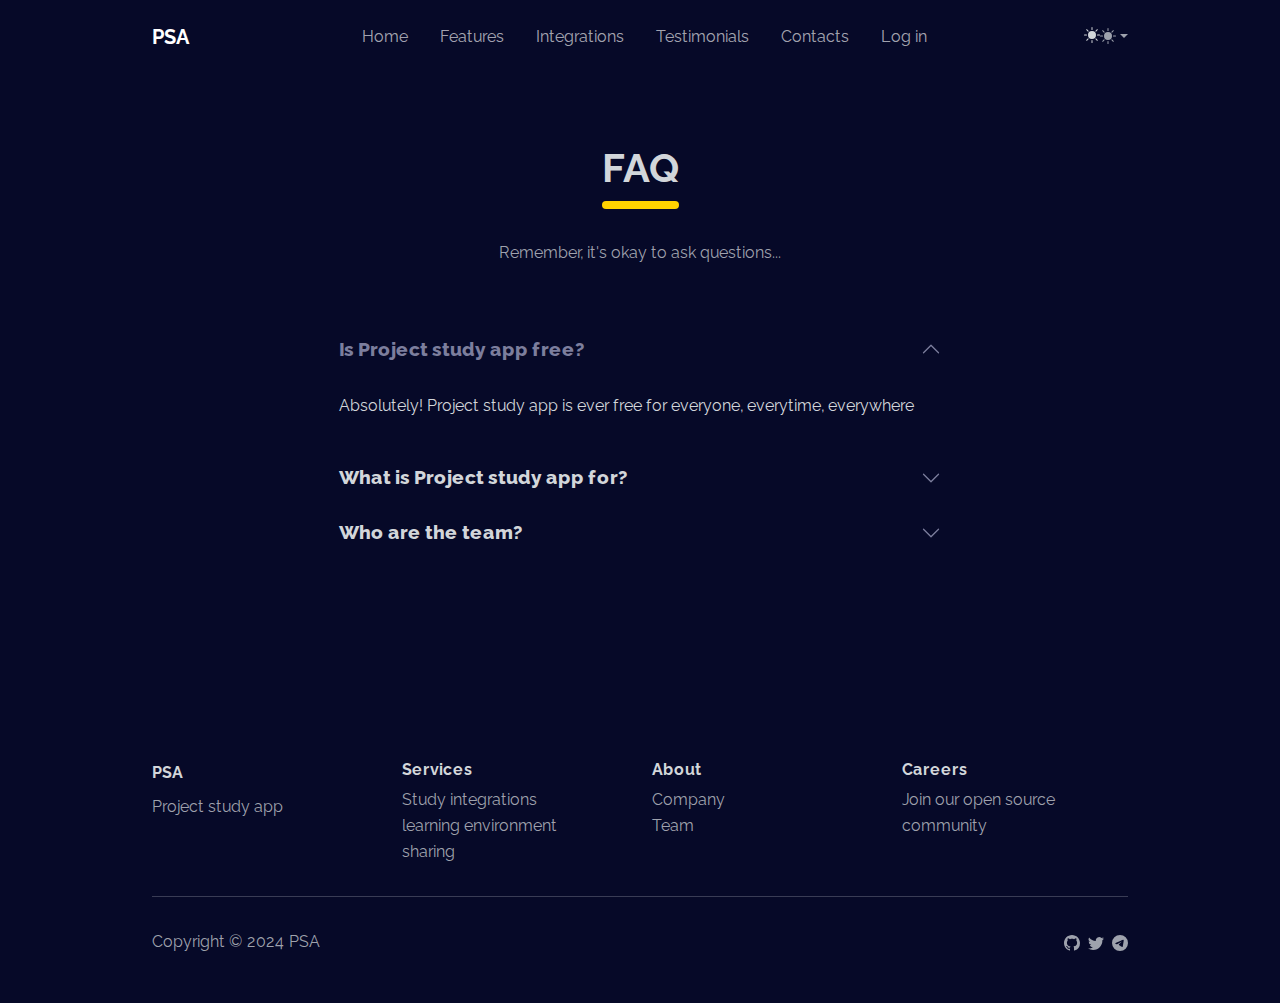
<file: faq.html>
<!DOCTYPE html><html data-bs-theme="dark" lang="en"><head><meta charset="utf-8"><meta name="viewport" content="width=device-width, initial-scale=1.0, shrink-to-fit=no"><title>FAQ - PSA</title><meta name="description" content="Project study app">
			<script>
(function() {

	// JavaScript snippet handling Dark/Light mode switching

	const getStoredTheme = () => localStorage.getItem('theme');
	const setStoredTheme = theme => localStorage.setItem('theme', theme);
	const forcedTheme = document.documentElement.getAttribute('data-bss-forced-theme');

	const getPreferredTheme = () => {

		if (forcedTheme) return forcedTheme;

		const storedTheme = getStoredTheme();
		if (storedTheme) {
			return storedTheme;
		}

		const pageTheme = document.documentElement.getAttribute('data-bs-theme');

		if (pageTheme) {
			return pageTheme;
		}

		return window.matchMedia('(prefers-color-scheme: dark)').matches ? 'dark' : 'light';
	}

	const setTheme = theme => {
		if (theme === 'auto' && window.matchMedia('(prefers-color-scheme: dark)').matches) {
			document.documentElement.setAttribute('data-bs-theme', 'dark');
		} else {
			document.documentElement.setAttribute('data-bs-theme', theme);
		}
	}

	setTheme(getPreferredTheme());

	const showActiveTheme = (theme, focus = false) => {
		const themeSwitchers = [].slice.call(document.querySelectorAll('.theme-switcher'));

		if (!themeSwitchers.length) return;

		document.querySelectorAll('[data-bs-theme-value]').forEach(element => {
			element.classList.remove('active');
			element.setAttribute('aria-pressed', 'false');
		});

		for (const themeSwitcher of themeSwitchers) {

			const btnToActivate = themeSwitcher.querySelector('[data-bs-theme-value="' + theme + '"]');

			if (btnToActivate) {
				btnToActivate.classList.add('active');
				btnToActivate.setAttribute('aria-pressed', 'true');
			}
		}
	}

	window.matchMedia('(prefers-color-scheme: dark)').addEventListener('change', () => {
		const storedTheme = getStoredTheme();
		if (storedTheme !== 'light' && storedTheme !== 'dark') {
			setTheme(getPreferredTheme());
		}
	});

	window.addEventListener('DOMContentLoaded', () => {
		showActiveTheme(getPreferredTheme());

		document.querySelectorAll('[data-bs-theme-value]')
			.forEach(toggle => {
				toggle.addEventListener('click', (e) => {
					e.preventDefault();
					const theme = toggle.getAttribute('data-bs-theme-value');
					setStoredTheme(theme);
					setTheme(theme);
					showActiveTheme(theme);
				})
			})
	});
})();
</script><link rel="stylesheet" href="assets/bootstrap/css/bootstrap.min.css?h=5fe79462834491b3bde4026987c3b88c"><link rel="manifest" href="manifest.json?h=dc2d7ac4eff5215f4f47c07ad4b6e60d"><link rel="stylesheet" href="assets/css/styles.min.css?h=7f857f1640fd26c957fd72881da80eb1"></head><body><!-- Start: Navbar Centered Links --><nav class="navbar navbar-expand-md fixed-top navbar-shrink py-3 navbar-light" id="mainNav"><div class="container"><a class="navbar-brand d-flex align-items-center" href="/"><span>PSA</span></a><button data-bs-toggle="collapse" class="navbar-toggler" data-bs-target="#navcol-1"><span class="visually-hidden">Toggle navigation</span><span class="navbar-toggler-icon"></span></button><div class="collapse navbar-collapse" id="navcol-1"><ul class="navbar-nav mx-auto"><li class="nav-item"><a class="nav-link" href="index.html">Home</a></li><li class="nav-item"><a class="nav-link" href="features.html">Features</a></li><li class="nav-item"><a class="nav-link" href="integrations.html">Integrations</a></li><li class="nav-item"><a class="nav-link" href="testimonials.html">Testimonials</a></li><li class="nav-item"><a class="nav-link" href="contacts.html">Contacts</a></li><li class="nav-item"><a class="nav-link" href="login.html">Log in</a></li></ul><svg xmlns="http://www.w3.org/2000/svg" width="1em" height="1em" fill="currentColor" viewBox="0 0 16 16" class="bi bi-sun-fill mb-1">
  <path d="M8 12a4 4 0 1 0 0-8 4 4 0 0 0 0 8zM8 0a.5.5 0 0 1 .5.5v2a.5.5 0 0 1-1 0v-2A.5.5 0 0 1 8 0zm0 13a.5.5 0 0 1 .5.5v2a.5.5 0 0 1-1 0v-2A.5.5 0 0 1 8 13zm8-5a.5.5 0 0 1-.5.5h-2a.5.5 0 0 1 0-1h2a.5.5 0 0 1 .5.5zM3 8a.5.5 0 0 1-.5.5h-2a.5.5 0 0 1 0-1h2A.5.5 0 0 1 3 8zm10.657-5.657a.5.5 0 0 1 0 .707l-1.414 1.415a.5.5 0 1 1-.707-.708l1.414-1.414a.5.5 0 0 1 .707 0zm-9.193 9.193a.5.5 0 0 1 0 .707L3.05 13.657a.5.5 0 0 1-.707-.707l1.414-1.414a.5.5 0 0 1 .707 0zm9.193 2.121a.5.5 0 0 1-.707 0l-1.414-1.414a.5.5 0 0 1 .707-.707l1.414 1.414a.5.5 0 0 1 0 .707zM4.464 4.465a.5.5 0 0 1-.707 0L2.343 3.05a.5.5 0 1 1 .707-.707l1.414 1.414a.5.5 0 0 1 0 .708z"></path>
</svg><div class="theme-switcher dropdown"><a class="dropdown-toggle" aria-expanded="false" data-bs-toggle="dropdown" href="#"><svg xmlns="http://www.w3.org/2000/svg" width="1em" height="1em" fill="currentColor" viewBox="0 0 16 16" class="bi bi-sun-fill mb-1">
  <path d="M8 12a4 4 0 1 0 0-8 4 4 0 0 0 0 8zM8 0a.5.5 0 0 1 .5.5v2a.5.5 0 0 1-1 0v-2A.5.5 0 0 1 8 0zm0 13a.5.5 0 0 1 .5.5v2a.5.5 0 0 1-1 0v-2A.5.5 0 0 1 8 13zm8-5a.5.5 0 0 1-.5.5h-2a.5.5 0 0 1 0-1h2a.5.5 0 0 1 .5.5zM3 8a.5.5 0 0 1-.5.5h-2a.5.5 0 0 1 0-1h2A.5.5 0 0 1 3 8zm10.657-5.657a.5.5 0 0 1 0 .707l-1.414 1.415a.5.5 0 1 1-.707-.708l1.414-1.414a.5.5 0 0 1 .707 0zm-9.193 9.193a.5.5 0 0 1 0 .707L3.05 13.657a.5.5 0 0 1-.707-.707l1.414-1.414a.5.5 0 0 1 .707 0zm9.193 2.121a.5.5 0 0 1-.707 0l-1.414-1.414a.5.5 0 0 1 .707-.707l1.414 1.414a.5.5 0 0 1 0 .707zM4.464 4.465a.5.5 0 0 1-.707 0L2.343 3.05a.5.5 0 1 1 .707-.707l1.414 1.414a.5.5 0 0 1 0 .708z"></path>
</svg></a><div class="dropdown-menu"><a class="dropdown-item d-flex align-items-center" href="#" data-bs-theme-value="light"><svg xmlns="http://www.w3.org/2000/svg" width="1em" height="1em" fill="currentColor" viewBox="0 0 16 16" class="bi bi-sun-fill opacity-50 me-2">
  <path d="M8 12a4 4 0 1 0 0-8 4 4 0 0 0 0 8zM8 0a.5.5 0 0 1 .5.5v2a.5.5 0 0 1-1 0v-2A.5.5 0 0 1 8 0zm0 13a.5.5 0 0 1 .5.5v2a.5.5 0 0 1-1 0v-2A.5.5 0 0 1 8 13zm8-5a.5.5 0 0 1-.5.5h-2a.5.5 0 0 1 0-1h2a.5.5 0 0 1 .5.5zM3 8a.5.5 0 0 1-.5.5h-2a.5.5 0 0 1 0-1h2A.5.5 0 0 1 3 8zm10.657-5.657a.5.5 0 0 1 0 .707l-1.414 1.415a.5.5 0 1 1-.707-.708l1.414-1.414a.5.5 0 0 1 .707 0zm-9.193 9.193a.5.5 0 0 1 0 .707L3.05 13.657a.5.5 0 0 1-.707-.707l1.414-1.414a.5.5 0 0 1 .707 0zm9.193 2.121a.5.5 0 0 1-.707 0l-1.414-1.414a.5.5 0 0 1 .707-.707l1.414 1.414a.5.5 0 0 1 0 .707zM4.464 4.465a.5.5 0 0 1-.707 0L2.343 3.05a.5.5 0 1 1 .707-.707l1.414 1.414a.5.5 0 0 1 0 .708z"></path>
</svg>Light</a><a class="dropdown-item d-flex align-items-center" href="#" data-bs-theme-value="dark"><svg xmlns="http://www.w3.org/2000/svg" width="1em" height="1em" fill="currentColor" viewBox="0 0 16 16" class="bi bi-moon-stars-fill opacity-50 me-2">
  <path d="M6 .278a.768.768 0 0 1 .08.858 7.208 7.208 0 0 0-.878 3.46c0 4.021 3.278 7.277 7.318 7.277.527 0 1.04-.055 1.533-.16a.787.787 0 0 1 .81.316.733.733 0 0 1-.031.893A8.349 8.349 0 0 1 8.344 16C3.734 16 0 12.286 0 7.71 0 4.266 2.114 1.312 5.124.06A.752.752 0 0 1 6 .278z"></path>
  <path d="M10.794 3.148a.217.217 0 0 1 .412 0l.387 1.162c.173.518.579.924 1.097 1.097l1.162.387a.217.217 0 0 1 0 .412l-1.162.387a1.734 1.734 0 0 0-1.097 1.097l-.387 1.162a.217.217 0 0 1-.412 0l-.387-1.162A1.734 1.734 0 0 0 9.31 6.593l-1.162-.387a.217.217 0 0 1 0-.412l1.162-.387a1.734 1.734 0 0 0 1.097-1.097l.387-1.162zM13.863.099a.145.145 0 0 1 .274 0l.258.774c.115.346.386.617.732.732l.774.258a.145.145 0 0 1 0 .274l-.774.258a1.156 1.156 0 0 0-.732.732l-.258.774a.145.145 0 0 1-.274 0l-.258-.774a1.156 1.156 0 0 0-.732-.732l-.774-.258a.145.145 0 0 1 0-.274l.774-.258c.346-.115.617-.386.732-.732L13.863.1z"></path>
</svg>Dark</a><a class="dropdown-item d-flex align-items-center" href="#" data-bs-theme-value="auto"><svg xmlns="http://www.w3.org/2000/svg" width="1em" height="1em" fill="currentColor" viewBox="0 0 16 16" class="bi bi-circle-half opacity-50 me-2">
  <path d="M8 15A7 7 0 1 0 8 1v14zm0 1A8 8 0 1 1 8 0a8 8 0 0 1 0 16z"></path>
</svg>Auto</a></div></div></div></div></nav><!-- End: Navbar Centered Links --><!-- Start: Newsletter Subscription Centered --><section class="py-5 my-5"><div class="container py-5"><div class="row mb-2"><div class="col-md-8 col-xl-6 text-center mx-auto"><h2 class="display-6 fw-bold mb-5"><span class="pb-3 underline">FAQ<br></span></h2><p class="text-muted mb-5">Remember, it's okay to ask questions...</p></div></div><div class="row mb-2"><div class="col-md-8 mx-auto"><div class="accordion text-muted" role="tablist" id="accordion-1"><div class="accordion-item"><h2 class="accordion-header" role="tab"><button class="accordion-button" type="button" data-bs-toggle="collapse" data-bs-target="#accordion-1 .item-1" aria-expanded="true" aria-controls="accordion-1 .item-1"><strong>Is Project study app free?</strong></button></h2><div class="accordion-collapse collapse show item-1" role="tabpanel" data-bs-parent="#accordion-1"><div class="accordion-body"><p>Absolutely! Project study app is ever free for everyone, everytime, everywhere</p></div></div></div><div class="accordion-item"><h2 class="accordion-header" role="tab"><button class="accordion-button collapsed" type="button" data-bs-toggle="collapse" data-bs-target="#accordion-1 .item-2" aria-expanded="false" aria-controls="accordion-1 .item-2"><strong>What is Project study app for?</strong></button></h2><div class="accordion-collapse collapse item-2" role="tabpanel" data-bs-parent="#accordion-1"><div class="accordion-body"><p class="mb-0">Nullam id dolor id nibh ultricies vehicula ut id elit. Cras justo odio, dapibus ac facilisis in, egestas eget quam. Donec id elit non mi porta gravida at eget metus.</p></div></div></div><div class="accordion-item"><h2 class="accordion-header" role="tab"><button class="accordion-button collapsed" type="button" data-bs-toggle="collapse" data-bs-target="#accordion-1 .item-3" aria-expanded="false" aria-controls="accordion-1 .item-3"><strong>Who are the team?</strong></button></h2><div class="accordion-collapse collapse item-3" role="tabpanel" data-bs-parent="#accordion-1"><div class="accordion-body"><p class="mb-0">Nullam id dolor id nibh ultricies vehicula ut id elit. Cras justo odio, dapibus ac facilisis in, egestas eget quam. Donec id elit non mi porta gravida at eget metus.</p></div></div></div></div></div></div></div></section><!-- End: Newsletter Subscription Centered --><!-- Start: Footer Multi Column --><footer><div class="container py-4 py-lg-5"><div class="row row-cols-2 row-cols-md-4"><!-- Start: Social Icons --><div class="col-12 col-md-3"><div class="fw-bold d-flex align-items-center mb-2"><span>PSA</span></div><p class="text-muted">Project study app</p></div><!-- End: Social Icons --><!-- Start: Services --><div class="col-sm-4 col-md-3 text-lg-start d-flex flex-column"><h3 class="fs-6 fw-bold">Services</h3><ul class="list-unstyled"><li><a href="#">Study integrations</a></li><li><a href="#">learning environment</a></li><li><a href="#">sharing</a></li></ul></div><!-- End: Services --><!-- Start: About --><div class="col-sm-4 col-md-3 text-lg-start d-flex flex-column"><h3 class="fs-6 fw-bold">About</h3><ul class="list-unstyled"><li><a href="#">Company</a></li><li><a href="#">Team</a></li><li></li></ul></div><!-- End: About --><!-- Start: Careers --><div class="col-sm-4 col-md-3 text-lg-start d-flex flex-column"><h3 class="fs-6 fw-bold">Careers</h3><ul class="list-unstyled"><li><a href="#">Join our open source community</a></li><li></li></ul></div><!-- End: Careers --></div><hr><div class="text-muted d-flex justify-content-between align-items-center pt-3"><p class="mb-0">Copyright © 2024 PSA</p><ul class="list-inline mb-0"><li class="list-inline-item"><svg xmlns="http://www.w3.org/2000/svg" width="1em" height="1em" fill="currentColor" viewBox="0 0 16 16" class="bi bi-github">
  <path d="M8 0C3.58 0 0 3.58 0 8c0 3.54 2.29 6.53 5.47 7.59.4.07.55-.17.55-.38 0-.19-.01-.82-.01-1.49-2.01.37-2.53-.49-2.69-.94-.09-.23-.48-.94-.82-1.13-.28-.15-.68-.52-.01-.53.63-.01 1.08.58 1.23.82.72 1.21 1.87.87 2.33.66.07-.52.28-.87.51-1.07-1.78-.2-3.64-.89-3.64-3.95 0-.87.31-1.59.82-2.15-.08-.2-.36-1.02.08-2.12 0 0 .67-.21 2.2.82.64-.18 1.32-.27 2-.27.68 0 1.36.09 2 .27 1.53-1.04 2.2-.82 2.2-.82.44 1.1.16 1.92.08 2.12.51.56.82 1.27.82 2.15 0 3.07-1.87 3.75-3.65 3.95.29.25.54.73.54 1.48 0 1.07-.01 1.93-.01 2.2 0 .21.15.46.55.38A8.012 8.012 0 0 0 16 8c0-4.42-3.58-8-8-8z"></path>
</svg></li><li class="list-inline-item"><svg xmlns="http://www.w3.org/2000/svg" width="1em" height="1em" fill="currentColor" viewBox="0 0 16 16" class="bi bi-twitter">
  <path d="M5.026 15c6.038 0 9.341-5.003 9.341-9.334 0-.14 0-.282-.006-.422A6.685 6.685 0 0 0 16 3.542a6.658 6.658 0 0 1-1.889.518 3.301 3.301 0 0 0 1.447-1.817 6.533 6.533 0 0 1-2.087.793A3.286 3.286 0 0 0 7.875 6.03a9.325 9.325 0 0 1-6.767-3.429 3.289 3.289 0 0 0 1.018 4.382A3.323 3.323 0 0 1 .64 6.575v.045a3.288 3.288 0 0 0 2.632 3.218 3.203 3.203 0 0 1-.865.115 3.23 3.23 0 0 1-.614-.057 3.283 3.283 0 0 0 3.067 2.277A6.588 6.588 0 0 1 .78 13.58a6.32 6.32 0 0 1-.78-.045A9.344 9.344 0 0 0 5.026 15z"></path>
</svg></li><li class="list-inline-item"><svg xmlns="http://www.w3.org/2000/svg" width="1em" height="1em" fill="currentColor" viewBox="0 0 16 16" class="bi bi-telegram">
  <path d="M16 8A8 8 0 1 1 0 8a8 8 0 0 1 16 0zM8.287 5.906c-.778.324-2.334.994-4.666 2.01-.378.15-.577.298-.595.442-.03.243.275.339.69.47l.175.055c.408.133.958.288 1.243.294.26.006.549-.1.868-.32 2.179-1.471 3.304-2.214 3.374-2.23.05-.012.12-.026.166.016.047.041.042.12.037.141-.03.129-1.227 1.241-1.846 1.817-.193.18-.33.307-.358.336a8.154 8.154 0 0 1-.188.186c-.38.366-.664.64.015 1.088.327.216.589.393.85.571.284.194.568.387.936.629.093.06.183.125.27.187.331.236.63.448.997.414.214-.02.435-.22.547-.82.265-1.417.786-4.486.906-5.751a1.426 1.426 0 0 0-.013-.315.337.337 0 0 0-.114-.217.526.526 0 0 0-.31-.093c-.3.005-.763.166-2.984 1.09z"></path>
</svg></li></ul></div></div></footer><!-- End: Footer Multi Column --><script src="https://cdnjs.cloudflare.com/ajax/libs/jquery/3.7.0/jquery.min.js"></script><script src="https://cdn.jsdelivr.net/npm/bootstrap@5.3.2/dist/js/bootstrap.bundle.min.js"></script><script src="assets/js/script.min.js?h=4b1f99f2e8ff6ac8a7c04891f6b7129c"></script></body></html>
</file>
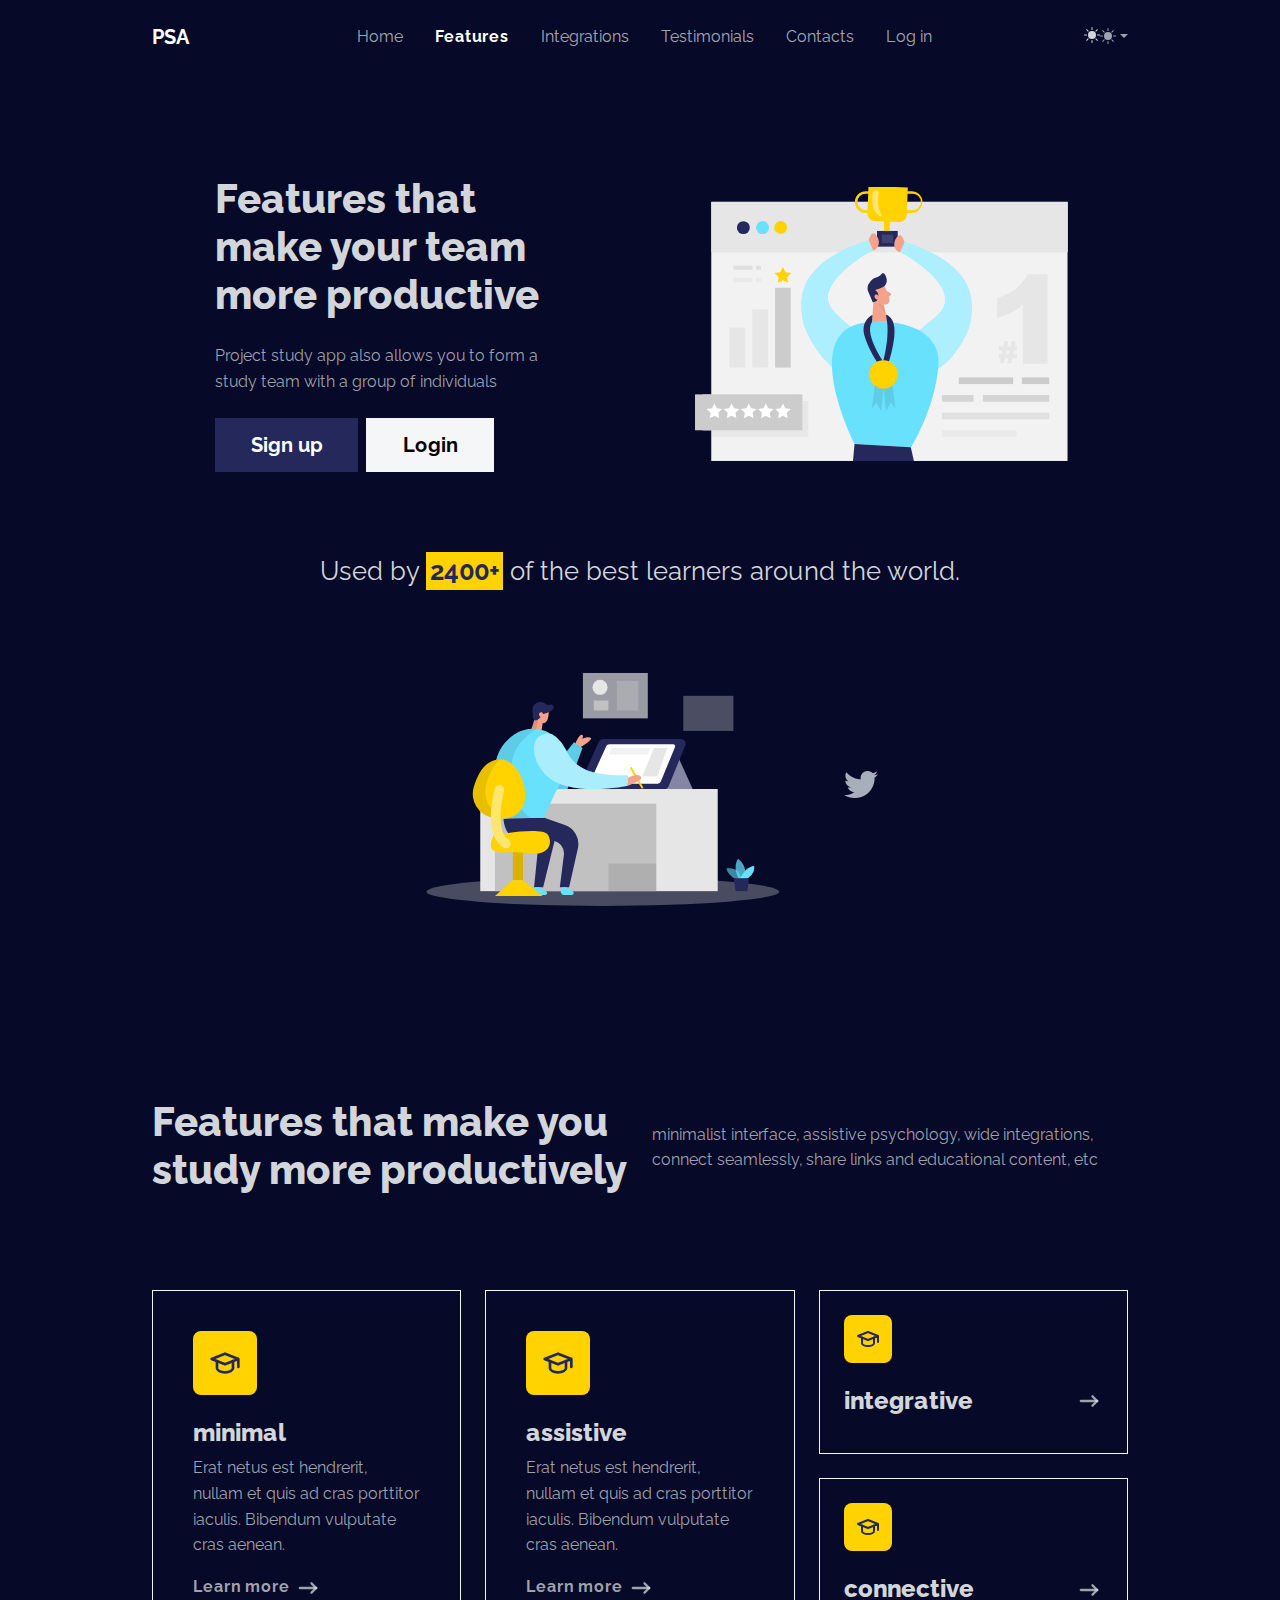
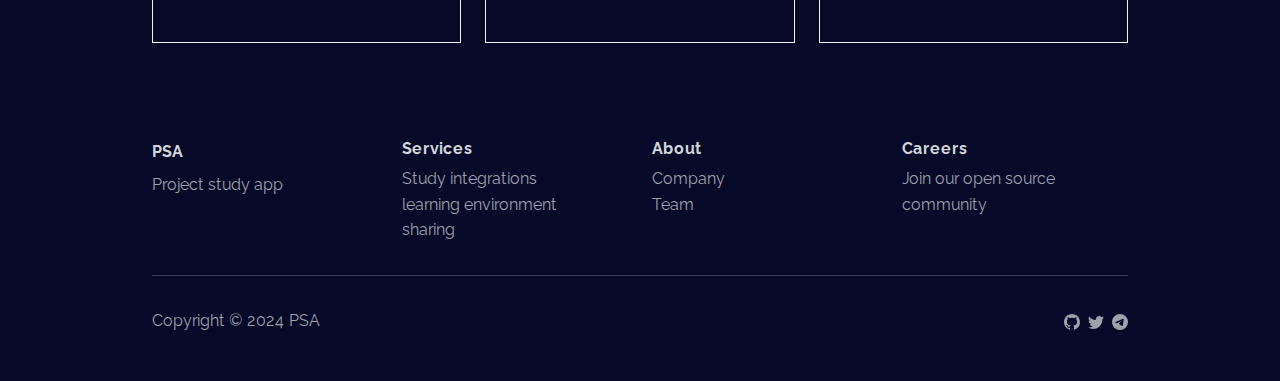
<file: features.html>
<!DOCTYPE html><html data-bs-theme="dark" lang="en"><head><meta charset="utf-8"><meta name="viewport" content="width=device-width, initial-scale=1.0, shrink-to-fit=no"><title>Features - PSA</title><meta name="description" content="Project study app">
			<script>
(function() {

	// JavaScript snippet handling Dark/Light mode switching

	const getStoredTheme = () => localStorage.getItem('theme');
	const setStoredTheme = theme => localStorage.setItem('theme', theme);
	const forcedTheme = document.documentElement.getAttribute('data-bss-forced-theme');

	const getPreferredTheme = () => {

		if (forcedTheme) return forcedTheme;

		const storedTheme = getStoredTheme();
		if (storedTheme) {
			return storedTheme;
		}

		const pageTheme = document.documentElement.getAttribute('data-bs-theme');

		if (pageTheme) {
			return pageTheme;
		}

		return window.matchMedia('(prefers-color-scheme: dark)').matches ? 'dark' : 'light';
	}

	const setTheme = theme => {
		if (theme === 'auto' && window.matchMedia('(prefers-color-scheme: dark)').matches) {
			document.documentElement.setAttribute('data-bs-theme', 'dark');
		} else {
			document.documentElement.setAttribute('data-bs-theme', theme);
		}
	}

	setTheme(getPreferredTheme());

	const showActiveTheme = (theme, focus = false) => {
		const themeSwitchers = [].slice.call(document.querySelectorAll('.theme-switcher'));

		if (!themeSwitchers.length) return;

		document.querySelectorAll('[data-bs-theme-value]').forEach(element => {
			element.classList.remove('active');
			element.setAttribute('aria-pressed', 'false');
		});

		for (const themeSwitcher of themeSwitchers) {

			const btnToActivate = themeSwitcher.querySelector('[data-bs-theme-value="' + theme + '"]');

			if (btnToActivate) {
				btnToActivate.classList.add('active');
				btnToActivate.setAttribute('aria-pressed', 'true');
			}
		}
	}

	window.matchMedia('(prefers-color-scheme: dark)').addEventListener('change', () => {
		const storedTheme = getStoredTheme();
		if (storedTheme !== 'light' && storedTheme !== 'dark') {
			setTheme(getPreferredTheme());
		}
	});

	window.addEventListener('DOMContentLoaded', () => {
		showActiveTheme(getPreferredTheme());

		document.querySelectorAll('[data-bs-theme-value]')
			.forEach(toggle => {
				toggle.addEventListener('click', (e) => {
					e.preventDefault();
					const theme = toggle.getAttribute('data-bs-theme-value');
					setStoredTheme(theme);
					setTheme(theme);
					showActiveTheme(theme);
				})
			})
	});
})();
</script><link rel="stylesheet" href="assets/bootstrap/css/bootstrap.min.css?h=5fe79462834491b3bde4026987c3b88c"><link rel="manifest" href="manifest.json?h=dc2d7ac4eff5215f4f47c07ad4b6e60d"><link rel="stylesheet" href="assets/css/styles.min.css?h=7f857f1640fd26c957fd72881da80eb1"></head><body><!-- Start: Navbar Centered Links --><nav class="navbar navbar-expand-md fixed-top navbar-shrink py-3 navbar-light" id="mainNav"><div class="container"><a class="navbar-brand d-flex align-items-center" href="/"><span>PSA</span></a><button data-bs-toggle="collapse" class="navbar-toggler" data-bs-target="#navcol-1"><span class="visually-hidden">Toggle navigation</span><span class="navbar-toggler-icon"></span></button><div class="collapse navbar-collapse" id="navcol-1"><ul class="navbar-nav mx-auto"><li class="nav-item"><a class="nav-link" href="index.html">Home</a></li><li class="nav-item"><a class="nav-link active" href="features.html">Features</a></li><li class="nav-item"><a class="nav-link" href="integrations.html">Integrations</a></li><li class="nav-item"><a class="nav-link" href="testimonials.html">Testimonials</a></li><li class="nav-item"><a class="nav-link" href="contacts.html">Contacts</a></li><li class="nav-item"><a class="nav-link" href="login.html">Log in</a></li></ul><svg xmlns="http://www.w3.org/2000/svg" width="1em" height="1em" fill="currentColor" viewBox="0 0 16 16" class="bi bi-sun-fill mb-1">
  <path d="M8 12a4 4 0 1 0 0-8 4 4 0 0 0 0 8zM8 0a.5.5 0 0 1 .5.5v2a.5.5 0 0 1-1 0v-2A.5.5 0 0 1 8 0zm0 13a.5.5 0 0 1 .5.5v2a.5.5 0 0 1-1 0v-2A.5.5 0 0 1 8 13zm8-5a.5.5 0 0 1-.5.5h-2a.5.5 0 0 1 0-1h2a.5.5 0 0 1 .5.5zM3 8a.5.5 0 0 1-.5.5h-2a.5.5 0 0 1 0-1h2A.5.5 0 0 1 3 8zm10.657-5.657a.5.5 0 0 1 0 .707l-1.414 1.415a.5.5 0 1 1-.707-.708l1.414-1.414a.5.5 0 0 1 .707 0zm-9.193 9.193a.5.5 0 0 1 0 .707L3.05 13.657a.5.5 0 0 1-.707-.707l1.414-1.414a.5.5 0 0 1 .707 0zm9.193 2.121a.5.5 0 0 1-.707 0l-1.414-1.414a.5.5 0 0 1 .707-.707l1.414 1.414a.5.5 0 0 1 0 .707zM4.464 4.465a.5.5 0 0 1-.707 0L2.343 3.05a.5.5 0 1 1 .707-.707l1.414 1.414a.5.5 0 0 1 0 .708z"></path>
</svg><div class="theme-switcher dropdown"><a class="dropdown-toggle" aria-expanded="false" data-bs-toggle="dropdown" href="#"><svg xmlns="http://www.w3.org/2000/svg" width="1em" height="1em" fill="currentColor" viewBox="0 0 16 16" class="bi bi-sun-fill mb-1">
  <path d="M8 12a4 4 0 1 0 0-8 4 4 0 0 0 0 8zM8 0a.5.5 0 0 1 .5.5v2a.5.5 0 0 1-1 0v-2A.5.5 0 0 1 8 0zm0 13a.5.5 0 0 1 .5.5v2a.5.5 0 0 1-1 0v-2A.5.5 0 0 1 8 13zm8-5a.5.5 0 0 1-.5.5h-2a.5.5 0 0 1 0-1h2a.5.5 0 0 1 .5.5zM3 8a.5.5 0 0 1-.5.5h-2a.5.5 0 0 1 0-1h2A.5.5 0 0 1 3 8zm10.657-5.657a.5.5 0 0 1 0 .707l-1.414 1.415a.5.5 0 1 1-.707-.708l1.414-1.414a.5.5 0 0 1 .707 0zm-9.193 9.193a.5.5 0 0 1 0 .707L3.05 13.657a.5.5 0 0 1-.707-.707l1.414-1.414a.5.5 0 0 1 .707 0zm9.193 2.121a.5.5 0 0 1-.707 0l-1.414-1.414a.5.5 0 0 1 .707-.707l1.414 1.414a.5.5 0 0 1 0 .707zM4.464 4.465a.5.5 0 0 1-.707 0L2.343 3.05a.5.5 0 1 1 .707-.707l1.414 1.414a.5.5 0 0 1 0 .708z"></path>
</svg></a><div class="dropdown-menu"><a class="dropdown-item d-flex align-items-center" href="#" data-bs-theme-value="light"><svg xmlns="http://www.w3.org/2000/svg" width="1em" height="1em" fill="currentColor" viewBox="0 0 16 16" class="bi bi-sun-fill opacity-50 me-2">
  <path d="M8 12a4 4 0 1 0 0-8 4 4 0 0 0 0 8zM8 0a.5.5 0 0 1 .5.5v2a.5.5 0 0 1-1 0v-2A.5.5 0 0 1 8 0zm0 13a.5.5 0 0 1 .5.5v2a.5.5 0 0 1-1 0v-2A.5.5 0 0 1 8 13zm8-5a.5.5 0 0 1-.5.5h-2a.5.5 0 0 1 0-1h2a.5.5 0 0 1 .5.5zM3 8a.5.5 0 0 1-.5.5h-2a.5.5 0 0 1 0-1h2A.5.5 0 0 1 3 8zm10.657-5.657a.5.5 0 0 1 0 .707l-1.414 1.415a.5.5 0 1 1-.707-.708l1.414-1.414a.5.5 0 0 1 .707 0zm-9.193 9.193a.5.5 0 0 1 0 .707L3.05 13.657a.5.5 0 0 1-.707-.707l1.414-1.414a.5.5 0 0 1 .707 0zm9.193 2.121a.5.5 0 0 1-.707 0l-1.414-1.414a.5.5 0 0 1 .707-.707l1.414 1.414a.5.5 0 0 1 0 .707zM4.464 4.465a.5.5 0 0 1-.707 0L2.343 3.05a.5.5 0 1 1 .707-.707l1.414 1.414a.5.5 0 0 1 0 .708z"></path>
</svg>Light</a><a class="dropdown-item d-flex align-items-center" href="#" data-bs-theme-value="dark"><svg xmlns="http://www.w3.org/2000/svg" width="1em" height="1em" fill="currentColor" viewBox="0 0 16 16" class="bi bi-moon-stars-fill opacity-50 me-2">
  <path d="M6 .278a.768.768 0 0 1 .08.858 7.208 7.208 0 0 0-.878 3.46c0 4.021 3.278 7.277 7.318 7.277.527 0 1.04-.055 1.533-.16a.787.787 0 0 1 .81.316.733.733 0 0 1-.031.893A8.349 8.349 0 0 1 8.344 16C3.734 16 0 12.286 0 7.71 0 4.266 2.114 1.312 5.124.06A.752.752 0 0 1 6 .278z"></path>
  <path d="M10.794 3.148a.217.217 0 0 1 .412 0l.387 1.162c.173.518.579.924 1.097 1.097l1.162.387a.217.217 0 0 1 0 .412l-1.162.387a1.734 1.734 0 0 0-1.097 1.097l-.387 1.162a.217.217 0 0 1-.412 0l-.387-1.162A1.734 1.734 0 0 0 9.31 6.593l-1.162-.387a.217.217 0 0 1 0-.412l1.162-.387a1.734 1.734 0 0 0 1.097-1.097l.387-1.162zM13.863.099a.145.145 0 0 1 .274 0l.258.774c.115.346.386.617.732.732l.774.258a.145.145 0 0 1 0 .274l-.774.258a1.156 1.156 0 0 0-.732.732l-.258.774a.145.145 0 0 1-.274 0l-.258-.774a1.156 1.156 0 0 0-.732-.732l-.774-.258a.145.145 0 0 1 0-.274l.774-.258c.346-.115.617-.386.732-.732L13.863.1z"></path>
</svg>Dark</a><a class="dropdown-item d-flex align-items-center" href="#" data-bs-theme-value="auto"><svg xmlns="http://www.w3.org/2000/svg" width="1em" height="1em" fill="currentColor" viewBox="0 0 16 16" class="bi bi-circle-half opacity-50 me-2">
  <path d="M8 15A7 7 0 1 0 8 1v14zm0 1A8 8 0 1 1 8 0a8 8 0 0 1 0 16z"></path>
</svg>Auto</a></div></div></div></div></nav><!-- End: Navbar Centered Links --><!-- Start: Hero With Brands --><section class="py-5 mt-5"><!-- Start: Hero Clean Reverse --><div class="container py-4 py-xl-5"><div class="row gy-4 gy-md-0"><div class="col-md-6 text-center text-md-start d-flex d-sm-flex d-md-flex justify-content-center align-items-center justify-content-md-start align-items-md-center justify-content-xl-center"><div style="max-width: 350px;"><h1 class="display-6 fw-bold mb-4"><strong>Features that make your team more&nbsp;productive</strong></h1><p class="my-4"><span style="color: rgba(210, 214, 218, 0.75);">Project study app also allows you to form a study team with a group of individuals</span></p><a class="btn btn-primary btn-lg me-2" role="button" href="#">Sign up</a><a class="btn btn-light btn-lg" role="button" href="#">Login</a></div></div><div class="col-md-6"><div><img class="rounded img-fluid w-100 fit-cover" style="min-height: 300px;" src="assets/img/illustrations/ranking.svg?h=ca58d7b8f0de2570529a24f76dfd586c"></div></div></div><div class="text-center mt-5"><p class="mb-4" style="font-size: 1.6rem;">Used by <span class="text-primary bg-warning p-1"><strong>2400+</strong></span>&nbsp;of the best learners around the world.</p><a href="#"> </a><a href="#"> </a><a href="#"> </a><a href="#"> <img class="m-3" src="assets/img/illustrations/register.svg?h=aa57a3341846af8b091dc008c25da279"></a><a href="#"> </a><a href="#"> <img class="m-3" src="assets/img/brands/twitter.png?h=08305ab578ab5d194adbe451d1d168f3"></a></div></div><!-- End: Hero Clean Reverse --></section><!-- End: Hero With Brands --><section><!-- Start: Features Centered Icons --><div class="container py-4 py-xl-5"><div class="row mb-5"><div class="col-md-8 col-xl-6"><h3 class="display-6 fw-bold pb-4 mb-4"><strong>Features that make you study more&nbsp;productively</strong></h3></div><div class="col-md-8 col-xl-6 pt-4"><p class="text-muted">minimalist interface, assistive psychology, wide integrations, connect seamlessly, share links and educational content, etc</p></div></div><div class="row gy-4 row-cols-1 row-cols-md-2 row-cols-xl-3"><div class="col"><div class="card border-light border-1 d-flex justify-content-center p-4"><div class="card-body"><div><div class="bs-icon-lg bs-icon-rounded bs-icon-secondary d-flex flex-shrink-0 justify-content-center align-items-center d-inline-block mb-4 bs-icon"><svg xmlns="http://www.w3.org/2000/svg" width="1em" height="1em" viewBox="0 0 24 24" stroke-width="2" stroke="currentColor" fill="none" stroke-linecap="round" stroke-linejoin="round" class="icon icon-tabler icon-tabler-school">
  <path stroke="none" d="M0 0h24v24H0z" fill="none"></path>
  <path d="M22 9l-10 -4l-10 4l10 4l10 -4v6"></path>
  <path d="M6 10.6v5.4a6 3 0 0 0 12 0v-5.4"></path>
</svg></div><h4 class="fw-bold"><strong>minimal</strong></h4><p class="text-muted">Erat netus est hendrerit, nullam et quis ad cras porttitor iaculis. Bibendum vulputate cras aenean.</p><a class="fw-bold" href="#">Learn more&nbsp;<svg xmlns="http://www.w3.org/2000/svg" width="1em" height="1em" viewBox="0 0 24 24" stroke-width="2" stroke="currentColor" fill="none" stroke-linecap="round" stroke-linejoin="round" class="icon icon-tabler icon-tabler-arrow-narrow-right fs-3">
  <path stroke="none" d="M0 0h24v24H0z" fill="none"></path>
  <line x1="5" y1="12" x2="19" y2="12"></line>
  <line x1="15" y1="16" x2="19" y2="12"></line>
  <line x1="15" y1="8" x2="19" y2="12"></line>
</svg></a></div></div></div></div><div class="col"><div class="card border-light border-1 d-flex justify-content-center p-4"><div class="card-body"><div><div class="bs-icon-lg bs-icon-rounded bs-icon-secondary d-flex flex-shrink-0 justify-content-center align-items-center d-inline-block mb-4 bs-icon"><svg xmlns="http://www.w3.org/2000/svg" width="1em" height="1em" viewBox="0 0 24 24" stroke-width="2" stroke="currentColor" fill="none" stroke-linecap="round" stroke-linejoin="round" class="icon icon-tabler icon-tabler-school">
  <path stroke="none" d="M0 0h24v24H0z" fill="none"></path>
  <path d="M22 9l-10 -4l-10 4l10 4l10 -4v6"></path>
  <path d="M6 10.6v5.4a6 3 0 0 0 12 0v-5.4"></path>
</svg></div><h4 class="fw-bold"><strong>assistive</strong></h4><p class="text-muted">Erat netus est hendrerit, nullam et quis ad cras porttitor iaculis. Bibendum vulputate cras aenean.</p><a class="fw-bold" href="#">Learn more&nbsp;<svg xmlns="http://www.w3.org/2000/svg" width="1em" height="1em" viewBox="0 0 24 24" stroke-width="2" stroke="currentColor" fill="none" stroke-linecap="round" stroke-linejoin="round" class="icon icon-tabler icon-tabler-arrow-narrow-right fs-3">
  <path stroke="none" d="M0 0h24v24H0z" fill="none"></path>
  <line x1="5" y1="12" x2="19" y2="12"></line>
  <line x1="15" y1="16" x2="19" y2="12"></line>
  <line x1="15" y1="8" x2="19" y2="12"></line>
</svg></a></div></div></div></div><div class="col d-flex justify-content-between flex-xl-column"><div class="card border-light border-1 d-flex flex-grow-1 justify-content-center p-2 me-3 me-xl-0 mb-xl-4"><div class="card-body"><div class="bs-icon-md bs-icon-rounded bs-icon-secondary d-flex flex-shrink-0 justify-content-center align-items-center d-inline-block mb-4 bs-icon"><svg xmlns="http://www.w3.org/2000/svg" width="1em" height="1em" viewBox="0 0 24 24" stroke-width="2" stroke="currentColor" fill="none" stroke-linecap="round" stroke-linejoin="round" class="icon icon-tabler icon-tabler-school">
  <path stroke="none" d="M0 0h24v24H0z" fill="none"></path>
  <path d="M22 9l-10 -4l-10 4l10 4l10 -4v6"></path>
  <path d="M6 10.6v5.4a6 3 0 0 0 12 0v-5.4"></path>
</svg></div><div class="d-flex justify-content-between align-items-center"><h4 class="fw-bold mb-0"><strong>integrative</strong></h4><a class="fw-bold" href="#"><svg xmlns="http://www.w3.org/2000/svg" width="1em" height="1em" viewBox="0 0 24 24" stroke-width="2" stroke="currentColor" fill="none" stroke-linecap="round" stroke-linejoin="round" class="icon icon-tabler icon-tabler-arrow-narrow-right fs-3">
  <path stroke="none" d="M0 0h24v24H0z" fill="none"></path>
  <line x1="5" y1="12" x2="19" y2="12"></line>
  <line x1="15" y1="16" x2="19" y2="12"></line>
  <line x1="15" y1="8" x2="19" y2="12"></line>
</svg></a></div></div></div><div class="card border-light border-1 d-flex flex-grow-1 justify-content-center p-2"><div class="card-body"><div class="bs-icon-md bs-icon-rounded bs-icon-secondary d-flex flex-shrink-0 justify-content-center align-items-center d-inline-block mb-4 bs-icon"><svg xmlns="http://www.w3.org/2000/svg" width="1em" height="1em" viewBox="0 0 24 24" stroke-width="2" stroke="currentColor" fill="none" stroke-linecap="round" stroke-linejoin="round" class="icon icon-tabler icon-tabler-school">
  <path stroke="none" d="M0 0h24v24H0z" fill="none"></path>
  <path d="M22 9l-10 -4l-10 4l10 4l10 -4v6"></path>
  <path d="M6 10.6v5.4a6 3 0 0 0 12 0v-5.4"></path>
</svg></div><div class="d-flex justify-content-between align-items-center"><h4 class="fw-bold mb-0"><strong>connective</strong></h4><a class="fw-bold" href="#"><svg xmlns="http://www.w3.org/2000/svg" width="1em" height="1em" viewBox="0 0 24 24" stroke-width="2" stroke="currentColor" fill="none" stroke-linecap="round" stroke-linejoin="round" class="icon icon-tabler icon-tabler-arrow-narrow-right fs-3">
  <path stroke="none" d="M0 0h24v24H0z" fill="none"></path>
  <line x1="5" y1="12" x2="19" y2="12"></line>
  <line x1="15" y1="16" x2="19" y2="12"></line>
  <line x1="15" y1="8" x2="19" y2="12"></line>
</svg></a></div></div></div></div></div></div><!-- End: Features Centered Icons --></section><!-- Start: Footer Multi Column --><footer><div class="container py-4 py-lg-5"><div class="row row-cols-2 row-cols-md-4"><!-- Start: Social Icons --><div class="col-12 col-md-3"><div class="fw-bold d-flex align-items-center mb-2"><span>PSA</span></div><p class="text-muted">Project study app</p></div><!-- End: Social Icons --><!-- Start: Services --><div class="col-sm-4 col-md-3 text-lg-start d-flex flex-column"><h3 class="fs-6 fw-bold">Services</h3><ul class="list-unstyled"><li><a href="#">Study integrations</a></li><li><a href="#">learning environment</a></li><li><a href="#">sharing</a></li></ul></div><!-- End: Services --><!-- Start: About --><div class="col-sm-4 col-md-3 text-lg-start d-flex flex-column"><h3 class="fs-6 fw-bold">About</h3><ul class="list-unstyled"><li><a href="#">Company</a></li><li><a href="#">Team</a></li><li></li></ul></div><!-- End: About --><!-- Start: Careers --><div class="col-sm-4 col-md-3 text-lg-start d-flex flex-column"><h3 class="fs-6 fw-bold">Careers</h3><ul class="list-unstyled"><li><a href="#">Join our open source community</a></li><li></li></ul></div><!-- End: Careers --></div><hr><div class="text-muted d-flex justify-content-between align-items-center pt-3"><p class="mb-0">Copyright © 2024 PSA</p><ul class="list-inline mb-0"><li class="list-inline-item"><svg xmlns="http://www.w3.org/2000/svg" width="1em" height="1em" fill="currentColor" viewBox="0 0 16 16" class="bi bi-github">
  <path d="M8 0C3.58 0 0 3.58 0 8c0 3.54 2.29 6.53 5.47 7.59.4.07.55-.17.55-.38 0-.19-.01-.82-.01-1.49-2.01.37-2.53-.49-2.69-.94-.09-.23-.48-.94-.82-1.13-.28-.15-.68-.52-.01-.53.63-.01 1.08.58 1.23.82.72 1.21 1.87.87 2.33.66.07-.52.28-.87.51-1.07-1.78-.2-3.64-.89-3.64-3.95 0-.87.31-1.59.82-2.15-.08-.2-.36-1.02.08-2.12 0 0 .67-.21 2.2.82.64-.18 1.32-.27 2-.27.68 0 1.36.09 2 .27 1.53-1.04 2.2-.82 2.2-.82.44 1.1.16 1.92.08 2.12.51.56.82 1.27.82 2.15 0 3.07-1.87 3.75-3.65 3.95.29.25.54.73.54 1.48 0 1.07-.01 1.93-.01 2.2 0 .21.15.46.55.38A8.012 8.012 0 0 0 16 8c0-4.42-3.58-8-8-8z"></path>
</svg></li><li class="list-inline-item"><svg xmlns="http://www.w3.org/2000/svg" width="1em" height="1em" fill="currentColor" viewBox="0 0 16 16" class="bi bi-twitter">
  <path d="M5.026 15c6.038 0 9.341-5.003 9.341-9.334 0-.14 0-.282-.006-.422A6.685 6.685 0 0 0 16 3.542a6.658 6.658 0 0 1-1.889.518 3.301 3.301 0 0 0 1.447-1.817 6.533 6.533 0 0 1-2.087.793A3.286 3.286 0 0 0 7.875 6.03a9.325 9.325 0 0 1-6.767-3.429 3.289 3.289 0 0 0 1.018 4.382A3.323 3.323 0 0 1 .64 6.575v.045a3.288 3.288 0 0 0 2.632 3.218 3.203 3.203 0 0 1-.865.115 3.23 3.23 0 0 1-.614-.057 3.283 3.283 0 0 0 3.067 2.277A6.588 6.588 0 0 1 .78 13.58a6.32 6.32 0 0 1-.78-.045A9.344 9.344 0 0 0 5.026 15z"></path>
</svg></li><li class="list-inline-item"><svg xmlns="http://www.w3.org/2000/svg" width="1em" height="1em" fill="currentColor" viewBox="0 0 16 16" class="bi bi-telegram">
  <path d="M16 8A8 8 0 1 1 0 8a8 8 0 0 1 16 0zM8.287 5.906c-.778.324-2.334.994-4.666 2.01-.378.15-.577.298-.595.442-.03.243.275.339.69.47l.175.055c.408.133.958.288 1.243.294.26.006.549-.1.868-.32 2.179-1.471 3.304-2.214 3.374-2.23.05-.012.12-.026.166.016.047.041.042.12.037.141-.03.129-1.227 1.241-1.846 1.817-.193.18-.33.307-.358.336a8.154 8.154 0 0 1-.188.186c-.38.366-.664.64.015 1.088.327.216.589.393.85.571.284.194.568.387.936.629.093.06.183.125.27.187.331.236.63.448.997.414.214-.02.435-.22.547-.82.265-1.417.786-4.486.906-5.751a1.426 1.426 0 0 0-.013-.315.337.337 0 0 0-.114-.217.526.526 0 0 0-.31-.093c-.3.005-.763.166-2.984 1.09z"></path>
</svg></li></ul></div></div></footer><!-- End: Footer Multi Column --><script src="https://cdnjs.cloudflare.com/ajax/libs/jquery/3.7.0/jquery.min.js"></script><script src="https://cdn.jsdelivr.net/npm/bootstrap@5.3.2/dist/js/bootstrap.bundle.min.js"></script><script src="assets/js/script.min.js?h=4b1f99f2e8ff6ac8a7c04891f6b7129c"></script></body></html>
</file>
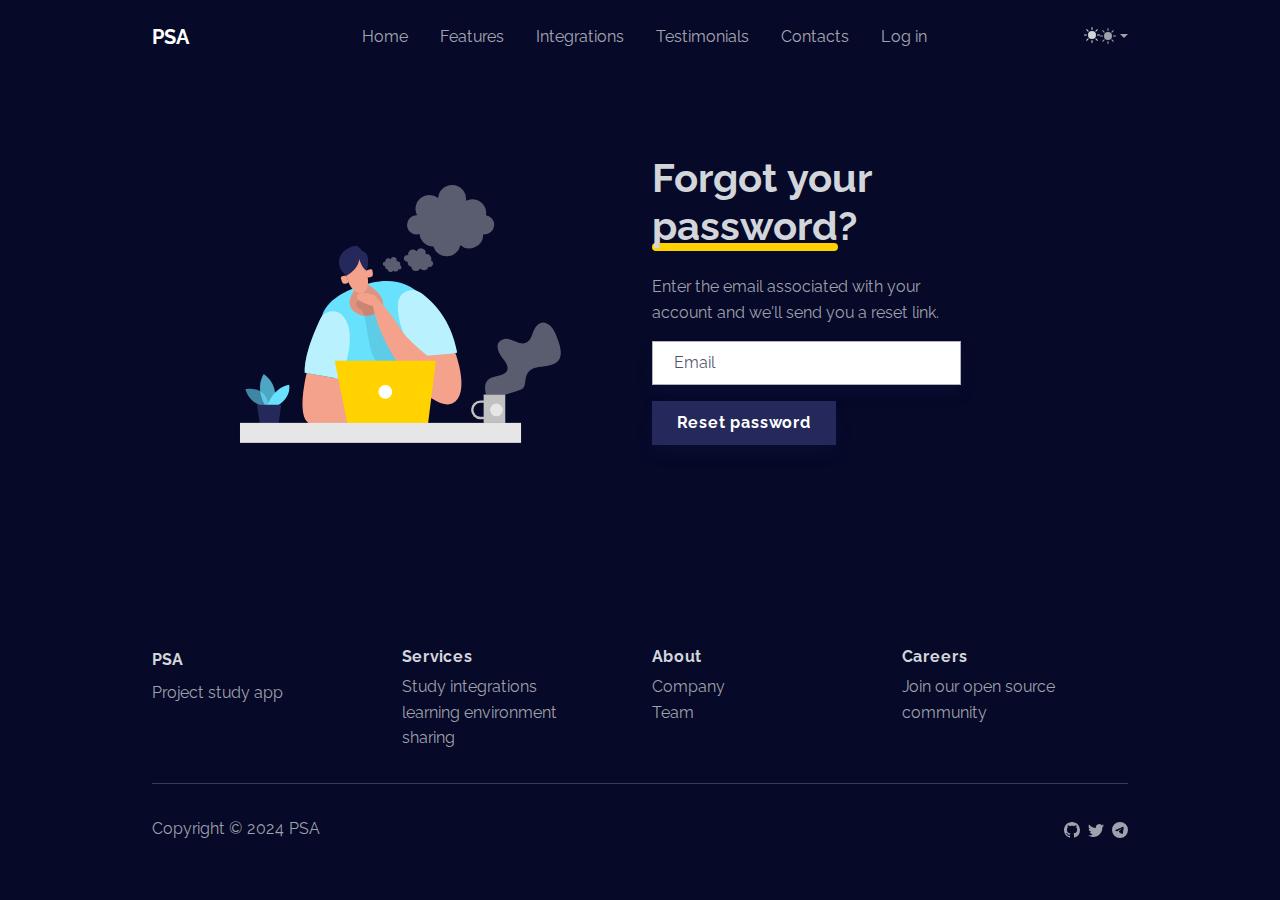
<file: forgotten-password.html>
<!DOCTYPE html><html data-bs-theme="dark" lang="en"><head><meta charset="utf-8"><meta name="viewport" content="width=device-width, initial-scale=1.0, shrink-to-fit=no"><title>Forgotten Password - PSA</title><meta name="description" content="Project study app">
			<script>
(function() {

	// JavaScript snippet handling Dark/Light mode switching

	const getStoredTheme = () => localStorage.getItem('theme');
	const setStoredTheme = theme => localStorage.setItem('theme', theme);
	const forcedTheme = document.documentElement.getAttribute('data-bss-forced-theme');

	const getPreferredTheme = () => {

		if (forcedTheme) return forcedTheme;

		const storedTheme = getStoredTheme();
		if (storedTheme) {
			return storedTheme;
		}

		const pageTheme = document.documentElement.getAttribute('data-bs-theme');

		if (pageTheme) {
			return pageTheme;
		}

		return window.matchMedia('(prefers-color-scheme: dark)').matches ? 'dark' : 'light';
	}

	const setTheme = theme => {
		if (theme === 'auto' && window.matchMedia('(prefers-color-scheme: dark)').matches) {
			document.documentElement.setAttribute('data-bs-theme', 'dark');
		} else {
			document.documentElement.setAttribute('data-bs-theme', theme);
		}
	}

	setTheme(getPreferredTheme());

	const showActiveTheme = (theme, focus = false) => {
		const themeSwitchers = [].slice.call(document.querySelectorAll('.theme-switcher'));

		if (!themeSwitchers.length) return;

		document.querySelectorAll('[data-bs-theme-value]').forEach(element => {
			element.classList.remove('active');
			element.setAttribute('aria-pressed', 'false');
		});

		for (const themeSwitcher of themeSwitchers) {

			const btnToActivate = themeSwitcher.querySelector('[data-bs-theme-value="' + theme + '"]');

			if (btnToActivate) {
				btnToActivate.classList.add('active');
				btnToActivate.setAttribute('aria-pressed', 'true');
			}
		}
	}

	window.matchMedia('(prefers-color-scheme: dark)').addEventListener('change', () => {
		const storedTheme = getStoredTheme();
		if (storedTheme !== 'light' && storedTheme !== 'dark') {
			setTheme(getPreferredTheme());
		}
	});

	window.addEventListener('DOMContentLoaded', () => {
		showActiveTheme(getPreferredTheme());

		document.querySelectorAll('[data-bs-theme-value]')
			.forEach(toggle => {
				toggle.addEventListener('click', (e) => {
					e.preventDefault();
					const theme = toggle.getAttribute('data-bs-theme-value');
					setStoredTheme(theme);
					setTheme(theme);
					showActiveTheme(theme);
				})
			})
	});
})();
</script><link rel="stylesheet" href="assets/bootstrap/css/bootstrap.min.css?h=5fe79462834491b3bde4026987c3b88c"><link rel="manifest" href="manifest.json?h=dc2d7ac4eff5215f4f47c07ad4b6e60d"><link rel="stylesheet" href="assets/css/styles.min.css?h=7f857f1640fd26c957fd72881da80eb1"></head><body><!-- Start: Navbar Centered Links --><nav class="navbar navbar-expand-md fixed-top navbar-shrink py-3 navbar-light" id="mainNav"><div class="container"><a class="navbar-brand d-flex align-items-center" href="/"><span>PSA</span></a><button data-bs-toggle="collapse" class="navbar-toggler" data-bs-target="#navcol-1"><span class="visually-hidden">Toggle navigation</span><span class="navbar-toggler-icon"></span></button><div class="collapse navbar-collapse" id="navcol-1"><ul class="navbar-nav mx-auto"><li class="nav-item"><a class="nav-link" href="index.html">Home</a></li><li class="nav-item"><a class="nav-link" href="features.html">Features</a></li><li class="nav-item"><a class="nav-link" href="integrations.html">Integrations</a></li><li class="nav-item"><a class="nav-link" href="testimonials.html">Testimonials</a></li><li class="nav-item"><a class="nav-link" href="contacts.html">Contacts</a></li><li class="nav-item"><a class="nav-link" href="login.html">Log in</a></li></ul><svg xmlns="http://www.w3.org/2000/svg" width="1em" height="1em" fill="currentColor" viewBox="0 0 16 16" class="bi bi-sun-fill mb-1">
  <path d="M8 12a4 4 0 1 0 0-8 4 4 0 0 0 0 8zM8 0a.5.5 0 0 1 .5.5v2a.5.5 0 0 1-1 0v-2A.5.5 0 0 1 8 0zm0 13a.5.5 0 0 1 .5.5v2a.5.5 0 0 1-1 0v-2A.5.5 0 0 1 8 13zm8-5a.5.5 0 0 1-.5.5h-2a.5.5 0 0 1 0-1h2a.5.5 0 0 1 .5.5zM3 8a.5.5 0 0 1-.5.5h-2a.5.5 0 0 1 0-1h2A.5.5 0 0 1 3 8zm10.657-5.657a.5.5 0 0 1 0 .707l-1.414 1.415a.5.5 0 1 1-.707-.708l1.414-1.414a.5.5 0 0 1 .707 0zm-9.193 9.193a.5.5 0 0 1 0 .707L3.05 13.657a.5.5 0 0 1-.707-.707l1.414-1.414a.5.5 0 0 1 .707 0zm9.193 2.121a.5.5 0 0 1-.707 0l-1.414-1.414a.5.5 0 0 1 .707-.707l1.414 1.414a.5.5 0 0 1 0 .707zM4.464 4.465a.5.5 0 0 1-.707 0L2.343 3.05a.5.5 0 1 1 .707-.707l1.414 1.414a.5.5 0 0 1 0 .708z"></path>
</svg><div class="theme-switcher dropdown"><a class="dropdown-toggle" aria-expanded="false" data-bs-toggle="dropdown" href="#"><svg xmlns="http://www.w3.org/2000/svg" width="1em" height="1em" fill="currentColor" viewBox="0 0 16 16" class="bi bi-sun-fill mb-1">
  <path d="M8 12a4 4 0 1 0 0-8 4 4 0 0 0 0 8zM8 0a.5.5 0 0 1 .5.5v2a.5.5 0 0 1-1 0v-2A.5.5 0 0 1 8 0zm0 13a.5.5 0 0 1 .5.5v2a.5.5 0 0 1-1 0v-2A.5.5 0 0 1 8 13zm8-5a.5.5 0 0 1-.5.5h-2a.5.5 0 0 1 0-1h2a.5.5 0 0 1 .5.5zM3 8a.5.5 0 0 1-.5.5h-2a.5.5 0 0 1 0-1h2A.5.5 0 0 1 3 8zm10.657-5.657a.5.5 0 0 1 0 .707l-1.414 1.415a.5.5 0 1 1-.707-.708l1.414-1.414a.5.5 0 0 1 .707 0zm-9.193 9.193a.5.5 0 0 1 0 .707L3.05 13.657a.5.5 0 0 1-.707-.707l1.414-1.414a.5.5 0 0 1 .707 0zm9.193 2.121a.5.5 0 0 1-.707 0l-1.414-1.414a.5.5 0 0 1 .707-.707l1.414 1.414a.5.5 0 0 1 0 .707zM4.464 4.465a.5.5 0 0 1-.707 0L2.343 3.05a.5.5 0 1 1 .707-.707l1.414 1.414a.5.5 0 0 1 0 .708z"></path>
</svg></a><div class="dropdown-menu"><a class="dropdown-item d-flex align-items-center" href="#" data-bs-theme-value="light"><svg xmlns="http://www.w3.org/2000/svg" width="1em" height="1em" fill="currentColor" viewBox="0 0 16 16" class="bi bi-sun-fill opacity-50 me-2">
  <path d="M8 12a4 4 0 1 0 0-8 4 4 0 0 0 0 8zM8 0a.5.5 0 0 1 .5.5v2a.5.5 0 0 1-1 0v-2A.5.5 0 0 1 8 0zm0 13a.5.5 0 0 1 .5.5v2a.5.5 0 0 1-1 0v-2A.5.5 0 0 1 8 13zm8-5a.5.5 0 0 1-.5.5h-2a.5.5 0 0 1 0-1h2a.5.5 0 0 1 .5.5zM3 8a.5.5 0 0 1-.5.5h-2a.5.5 0 0 1 0-1h2A.5.5 0 0 1 3 8zm10.657-5.657a.5.5 0 0 1 0 .707l-1.414 1.415a.5.5 0 1 1-.707-.708l1.414-1.414a.5.5 0 0 1 .707 0zm-9.193 9.193a.5.5 0 0 1 0 .707L3.05 13.657a.5.5 0 0 1-.707-.707l1.414-1.414a.5.5 0 0 1 .707 0zm9.193 2.121a.5.5 0 0 1-.707 0l-1.414-1.414a.5.5 0 0 1 .707-.707l1.414 1.414a.5.5 0 0 1 0 .707zM4.464 4.465a.5.5 0 0 1-.707 0L2.343 3.05a.5.5 0 1 1 .707-.707l1.414 1.414a.5.5 0 0 1 0 .708z"></path>
</svg>Light</a><a class="dropdown-item d-flex align-items-center" href="#" data-bs-theme-value="dark"><svg xmlns="http://www.w3.org/2000/svg" width="1em" height="1em" fill="currentColor" viewBox="0 0 16 16" class="bi bi-moon-stars-fill opacity-50 me-2">
  <path d="M6 .278a.768.768 0 0 1 .08.858 7.208 7.208 0 0 0-.878 3.46c0 4.021 3.278 7.277 7.318 7.277.527 0 1.04-.055 1.533-.16a.787.787 0 0 1 .81.316.733.733 0 0 1-.031.893A8.349 8.349 0 0 1 8.344 16C3.734 16 0 12.286 0 7.71 0 4.266 2.114 1.312 5.124.06A.752.752 0 0 1 6 .278z"></path>
  <path d="M10.794 3.148a.217.217 0 0 1 .412 0l.387 1.162c.173.518.579.924 1.097 1.097l1.162.387a.217.217 0 0 1 0 .412l-1.162.387a1.734 1.734 0 0 0-1.097 1.097l-.387 1.162a.217.217 0 0 1-.412 0l-.387-1.162A1.734 1.734 0 0 0 9.31 6.593l-1.162-.387a.217.217 0 0 1 0-.412l1.162-.387a1.734 1.734 0 0 0 1.097-1.097l.387-1.162zM13.863.099a.145.145 0 0 1 .274 0l.258.774c.115.346.386.617.732.732l.774.258a.145.145 0 0 1 0 .274l-.774.258a1.156 1.156 0 0 0-.732.732l-.258.774a.145.145 0 0 1-.274 0l-.258-.774a1.156 1.156 0 0 0-.732-.732l-.774-.258a.145.145 0 0 1 0-.274l.774-.258c.346-.115.617-.386.732-.732L13.863.1z"></path>
</svg>Dark</a><a class="dropdown-item d-flex align-items-center" href="#" data-bs-theme-value="auto"><svg xmlns="http://www.w3.org/2000/svg" width="1em" height="1em" fill="currentColor" viewBox="0 0 16 16" class="bi bi-circle-half opacity-50 me-2">
  <path d="M8 15A7 7 0 1 0 8 1v14zm0 1A8 8 0 1 1 8 0a8 8 0 0 1 0 16z"></path>
</svg>Auto</a></div></div></div></div></nav><!-- End: Navbar Centered Links --><section class="py-4 py-md-5 mt-5"><div class="container py-md-5"><div class="row d-flex align-items-center"><div class="col-md-6 text-center"><img class="img-fluid w-100" src="assets/img/illustrations/desk.svg?h=564975c984a31da9215247a176652d21"></div><div class="col-md-5 col-xl-4 text-center text-md-start"><h2 class="display-6 fw-bold mb-4">Forgot your <span class="underline">password</span>?</h2><p class="text-muted">Enter the email associated with your account and we'll send you a reset link.</p><form method="post" data-bs-theme="light"><div class="mb-3"><input class="shadow form-control" type="email" name="email" placeholder="Email"></div><div class="mb-5"><button class="btn btn-primary shadow" type="submit">Reset password</button></div></form></div></div></div></section><!-- Start: Footer Multi Column --><footer><div class="container py-4 py-lg-5"><div class="row row-cols-2 row-cols-md-4"><!-- Start: Social Icons --><div class="col-12 col-md-3"><div class="fw-bold d-flex align-items-center mb-2"><span>PSA</span></div><p class="text-muted">Project study app</p></div><!-- End: Social Icons --><!-- Start: Services --><div class="col-sm-4 col-md-3 text-lg-start d-flex flex-column"><h3 class="fs-6 fw-bold">Services</h3><ul class="list-unstyled"><li><a href="#">Study integrations</a></li><li><a href="#">learning environment</a></li><li><a href="#">sharing</a></li></ul></div><!-- End: Services --><!-- Start: About --><div class="col-sm-4 col-md-3 text-lg-start d-flex flex-column"><h3 class="fs-6 fw-bold">About</h3><ul class="list-unstyled"><li><a href="#">Company</a></li><li><a href="#">Team</a></li><li></li></ul></div><!-- End: About --><!-- Start: Careers --><div class="col-sm-4 col-md-3 text-lg-start d-flex flex-column"><h3 class="fs-6 fw-bold">Careers</h3><ul class="list-unstyled"><li><a href="#">Join our open source community</a></li><li></li></ul></div><!-- End: Careers --></div><hr><div class="text-muted d-flex justify-content-between align-items-center pt-3"><p class="mb-0">Copyright © 2024 PSA</p><ul class="list-inline mb-0"><li class="list-inline-item"><svg xmlns="http://www.w3.org/2000/svg" width="1em" height="1em" fill="currentColor" viewBox="0 0 16 16" class="bi bi-github">
  <path d="M8 0C3.58 0 0 3.58 0 8c0 3.54 2.29 6.53 5.47 7.59.4.07.55-.17.55-.38 0-.19-.01-.82-.01-1.49-2.01.37-2.53-.49-2.69-.94-.09-.23-.48-.94-.82-1.13-.28-.15-.68-.52-.01-.53.63-.01 1.08.58 1.23.82.72 1.21 1.87.87 2.33.66.07-.52.28-.87.51-1.07-1.78-.2-3.64-.89-3.64-3.95 0-.87.31-1.59.82-2.15-.08-.2-.36-1.02.08-2.12 0 0 .67-.21 2.2.82.64-.18 1.32-.27 2-.27.68 0 1.36.09 2 .27 1.53-1.04 2.2-.82 2.2-.82.44 1.1.16 1.92.08 2.12.51.56.82 1.27.82 2.15 0 3.07-1.87 3.75-3.65 3.95.29.25.54.73.54 1.48 0 1.07-.01 1.93-.01 2.2 0 .21.15.46.55.38A8.012 8.012 0 0 0 16 8c0-4.42-3.58-8-8-8z"></path>
</svg></li><li class="list-inline-item"><svg xmlns="http://www.w3.org/2000/svg" width="1em" height="1em" fill="currentColor" viewBox="0 0 16 16" class="bi bi-twitter">
  <path d="M5.026 15c6.038 0 9.341-5.003 9.341-9.334 0-.14 0-.282-.006-.422A6.685 6.685 0 0 0 16 3.542a6.658 6.658 0 0 1-1.889.518 3.301 3.301 0 0 0 1.447-1.817 6.533 6.533 0 0 1-2.087.793A3.286 3.286 0 0 0 7.875 6.03a9.325 9.325 0 0 1-6.767-3.429 3.289 3.289 0 0 0 1.018 4.382A3.323 3.323 0 0 1 .64 6.575v.045a3.288 3.288 0 0 0 2.632 3.218 3.203 3.203 0 0 1-.865.115 3.23 3.23 0 0 1-.614-.057 3.283 3.283 0 0 0 3.067 2.277A6.588 6.588 0 0 1 .78 13.58a6.32 6.32 0 0 1-.78-.045A9.344 9.344 0 0 0 5.026 15z"></path>
</svg></li><li class="list-inline-item"><svg xmlns="http://www.w3.org/2000/svg" width="1em" height="1em" fill="currentColor" viewBox="0 0 16 16" class="bi bi-telegram">
  <path d="M16 8A8 8 0 1 1 0 8a8 8 0 0 1 16 0zM8.287 5.906c-.778.324-2.334.994-4.666 2.01-.378.15-.577.298-.595.442-.03.243.275.339.69.47l.175.055c.408.133.958.288 1.243.294.26.006.549-.1.868-.32 2.179-1.471 3.304-2.214 3.374-2.23.05-.012.12-.026.166.016.047.041.042.12.037.141-.03.129-1.227 1.241-1.846 1.817-.193.18-.33.307-.358.336a8.154 8.154 0 0 1-.188.186c-.38.366-.664.64.015 1.088.327.216.589.393.85.571.284.194.568.387.936.629.093.06.183.125.27.187.331.236.63.448.997.414.214-.02.435-.22.547-.82.265-1.417.786-4.486.906-5.751a1.426 1.426 0 0 0-.013-.315.337.337 0 0 0-.114-.217.526.526 0 0 0-.31-.093c-.3.005-.763.166-2.984 1.09z"></path>
</svg></li></ul></div></div></footer><!-- End: Footer Multi Column --><script src="https://cdnjs.cloudflare.com/ajax/libs/jquery/3.7.0/jquery.min.js"></script><script src="https://cdn.jsdelivr.net/npm/bootstrap@5.3.2/dist/js/bootstrap.bundle.min.js"></script><script src="assets/js/script.min.js?h=4b1f99f2e8ff6ac8a7c04891f6b7129c"></script></body></html>
</file>
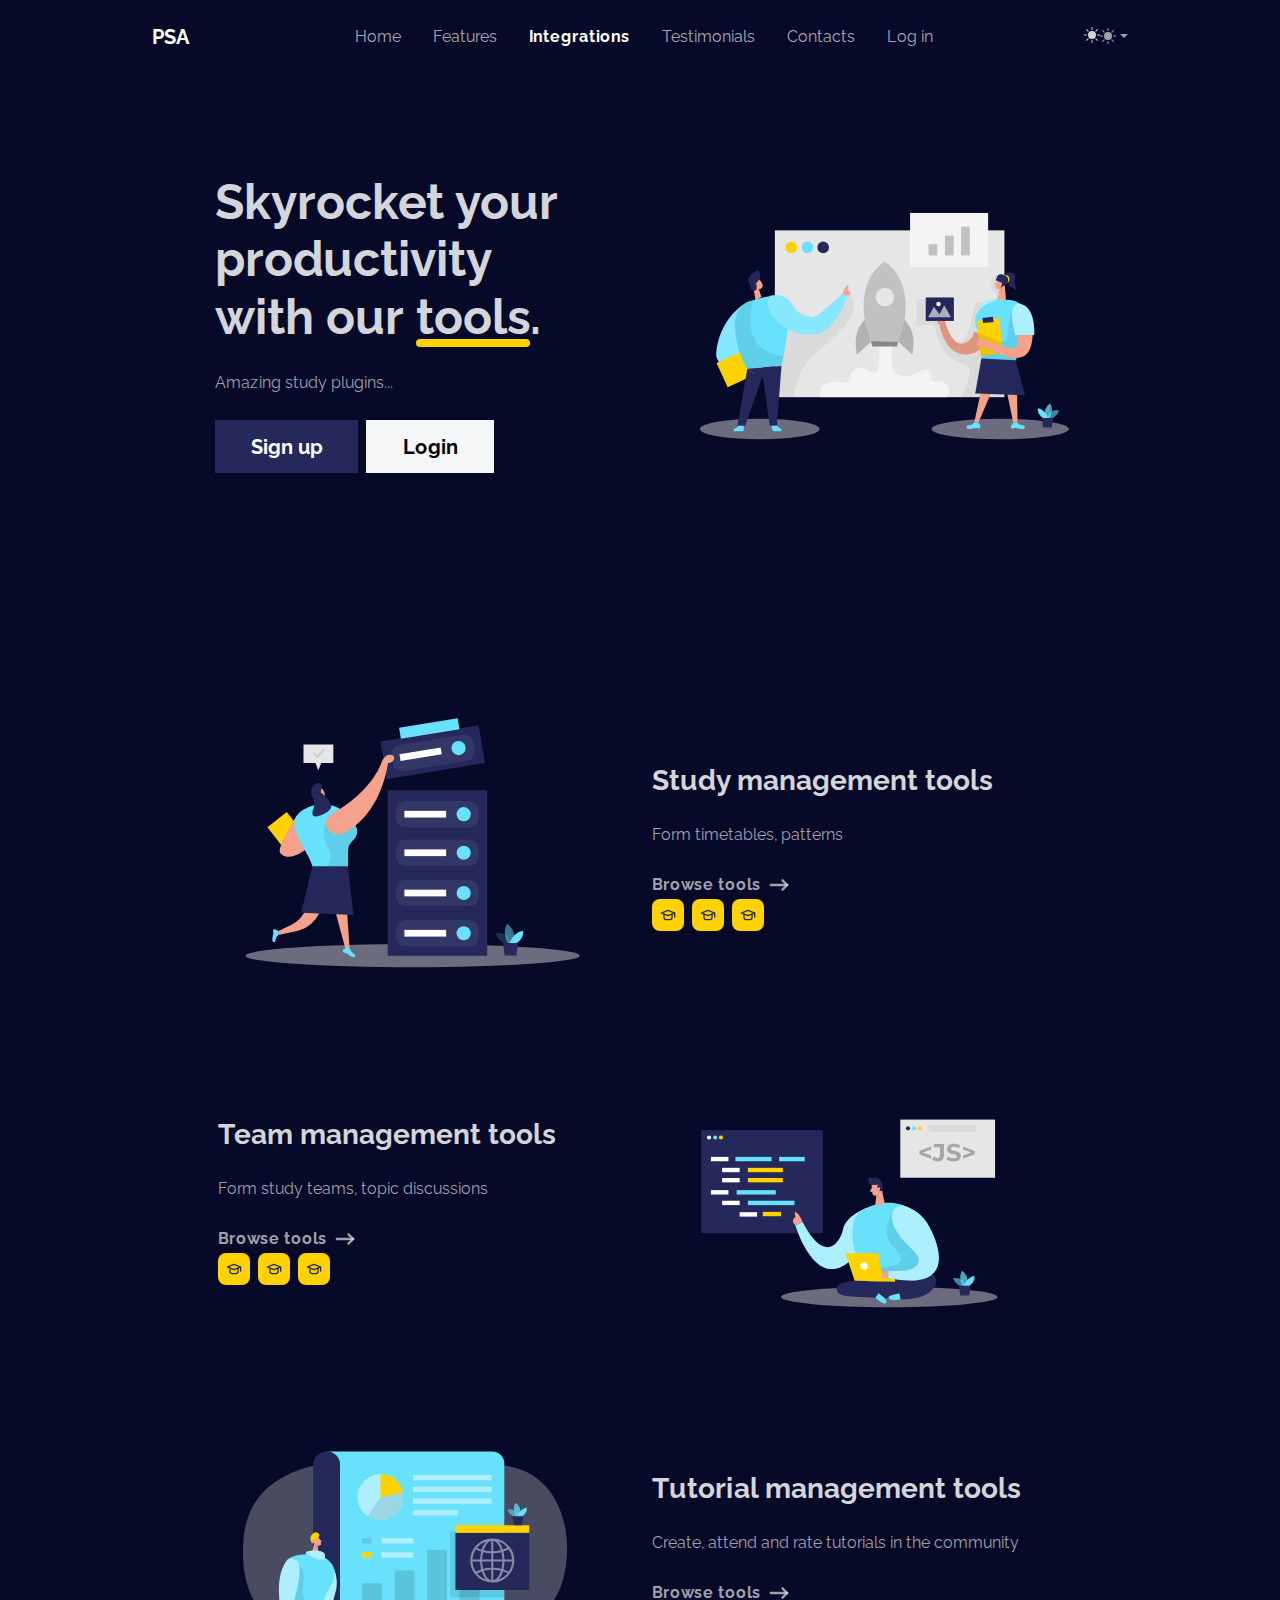
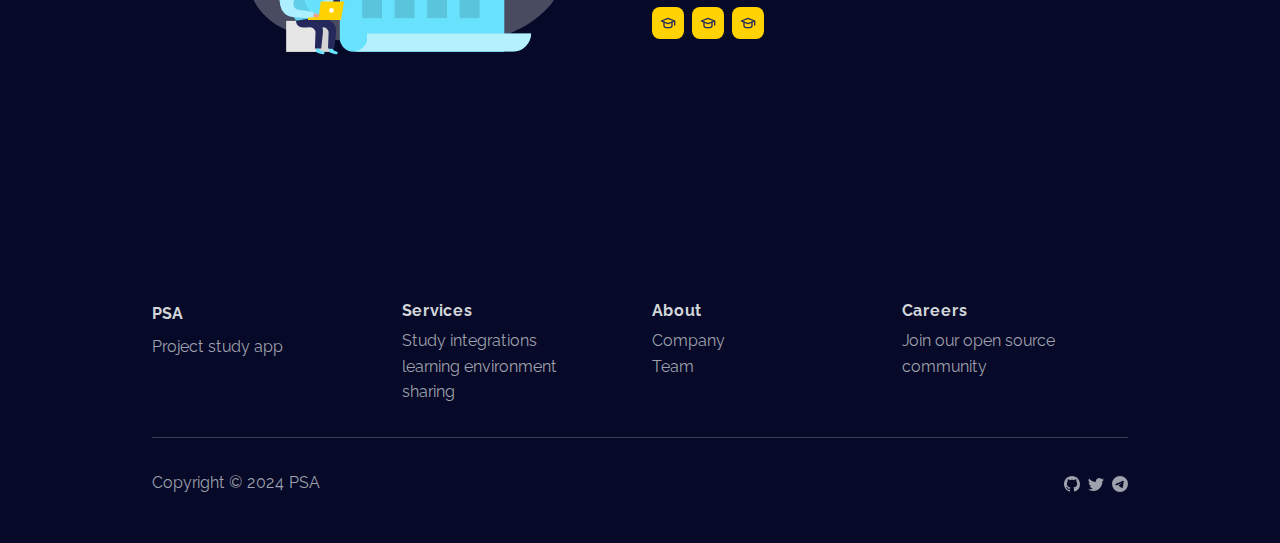
<file: integrations.html>
<!DOCTYPE html><html data-bs-theme="dark" lang="en"><head><meta charset="utf-8"><meta name="viewport" content="width=device-width, initial-scale=1.0, shrink-to-fit=no"><title>Integrations - PSA</title><meta name="description" content="Project study app">
			<script>
(function() {

	// JavaScript snippet handling Dark/Light mode switching

	const getStoredTheme = () => localStorage.getItem('theme');
	const setStoredTheme = theme => localStorage.setItem('theme', theme);
	const forcedTheme = document.documentElement.getAttribute('data-bss-forced-theme');

	const getPreferredTheme = () => {

		if (forcedTheme) return forcedTheme;

		const storedTheme = getStoredTheme();
		if (storedTheme) {
			return storedTheme;
		}

		const pageTheme = document.documentElement.getAttribute('data-bs-theme');

		if (pageTheme) {
			return pageTheme;
		}

		return window.matchMedia('(prefers-color-scheme: dark)').matches ? 'dark' : 'light';
	}

	const setTheme = theme => {
		if (theme === 'auto' && window.matchMedia('(prefers-color-scheme: dark)').matches) {
			document.documentElement.setAttribute('data-bs-theme', 'dark');
		} else {
			document.documentElement.setAttribute('data-bs-theme', theme);
		}
	}

	setTheme(getPreferredTheme());

	const showActiveTheme = (theme, focus = false) => {
		const themeSwitchers = [].slice.call(document.querySelectorAll('.theme-switcher'));

		if (!themeSwitchers.length) return;

		document.querySelectorAll('[data-bs-theme-value]').forEach(element => {
			element.classList.remove('active');
			element.setAttribute('aria-pressed', 'false');
		});

		for (const themeSwitcher of themeSwitchers) {

			const btnToActivate = themeSwitcher.querySelector('[data-bs-theme-value="' + theme + '"]');

			if (btnToActivate) {
				btnToActivate.classList.add('active');
				btnToActivate.setAttribute('aria-pressed', 'true');
			}
		}
	}

	window.matchMedia('(prefers-color-scheme: dark)').addEventListener('change', () => {
		const storedTheme = getStoredTheme();
		if (storedTheme !== 'light' && storedTheme !== 'dark') {
			setTheme(getPreferredTheme());
		}
	});

	window.addEventListener('DOMContentLoaded', () => {
		showActiveTheme(getPreferredTheme());

		document.querySelectorAll('[data-bs-theme-value]')
			.forEach(toggle => {
				toggle.addEventListener('click', (e) => {
					e.preventDefault();
					const theme = toggle.getAttribute('data-bs-theme-value');
					setStoredTheme(theme);
					setTheme(theme);
					showActiveTheme(theme);
				})
			})
	});
})();
</script><link rel="stylesheet" href="assets/bootstrap/css/bootstrap.min.css?h=5fe79462834491b3bde4026987c3b88c"><link rel="manifest" href="manifest.json?h=dc2d7ac4eff5215f4f47c07ad4b6e60d"><link rel="stylesheet" href="assets/css/styles.min.css?h=7f857f1640fd26c957fd72881da80eb1"></head><body><!-- Start: Navbar Centered Links --><nav class="navbar navbar-expand-md fixed-top navbar-shrink py-3 navbar-light" id="mainNav"><div class="container"><a class="navbar-brand d-flex align-items-center" href="/"><span>PSA</span></a><button data-bs-toggle="collapse" class="navbar-toggler" data-bs-target="#navcol-1"><span class="visually-hidden">Toggle navigation</span><span class="navbar-toggler-icon"></span></button><div class="collapse navbar-collapse" id="navcol-1"><ul class="navbar-nav mx-auto"><li class="nav-item"><a class="nav-link" href="index.html">Home</a></li><li class="nav-item"><a class="nav-link" href="features.html">Features</a></li><li class="nav-item"><a class="nav-link active" href="integrations.html">Integrations</a></li><li class="nav-item"><a class="nav-link" href="testimonials.html">Testimonials</a></li><li class="nav-item"><a class="nav-link" href="contacts.html">Contacts</a></li><li class="nav-item"><a class="nav-link" href="login.html">Log in</a></li></ul><svg xmlns="http://www.w3.org/2000/svg" width="1em" height="1em" fill="currentColor" viewBox="0 0 16 16" class="bi bi-sun-fill mb-1">
  <path d="M8 12a4 4 0 1 0 0-8 4 4 0 0 0 0 8zM8 0a.5.5 0 0 1 .5.5v2a.5.5 0 0 1-1 0v-2A.5.5 0 0 1 8 0zm0 13a.5.5 0 0 1 .5.5v2a.5.5 0 0 1-1 0v-2A.5.5 0 0 1 8 13zm8-5a.5.5 0 0 1-.5.5h-2a.5.5 0 0 1 0-1h2a.5.5 0 0 1 .5.5zM3 8a.5.5 0 0 1-.5.5h-2a.5.5 0 0 1 0-1h2A.5.5 0 0 1 3 8zm10.657-5.657a.5.5 0 0 1 0 .707l-1.414 1.415a.5.5 0 1 1-.707-.708l1.414-1.414a.5.5 0 0 1 .707 0zm-9.193 9.193a.5.5 0 0 1 0 .707L3.05 13.657a.5.5 0 0 1-.707-.707l1.414-1.414a.5.5 0 0 1 .707 0zm9.193 2.121a.5.5 0 0 1-.707 0l-1.414-1.414a.5.5 0 0 1 .707-.707l1.414 1.414a.5.5 0 0 1 0 .707zM4.464 4.465a.5.5 0 0 1-.707 0L2.343 3.05a.5.5 0 1 1 .707-.707l1.414 1.414a.5.5 0 0 1 0 .708z"></path>
</svg><div class="theme-switcher dropdown"><a class="dropdown-toggle" aria-expanded="false" data-bs-toggle="dropdown" href="#"><svg xmlns="http://www.w3.org/2000/svg" width="1em" height="1em" fill="currentColor" viewBox="0 0 16 16" class="bi bi-sun-fill mb-1">
  <path d="M8 12a4 4 0 1 0 0-8 4 4 0 0 0 0 8zM8 0a.5.5 0 0 1 .5.5v2a.5.5 0 0 1-1 0v-2A.5.5 0 0 1 8 0zm0 13a.5.5 0 0 1 .5.5v2a.5.5 0 0 1-1 0v-2A.5.5 0 0 1 8 13zm8-5a.5.5 0 0 1-.5.5h-2a.5.5 0 0 1 0-1h2a.5.5 0 0 1 .5.5zM3 8a.5.5 0 0 1-.5.5h-2a.5.5 0 0 1 0-1h2A.5.5 0 0 1 3 8zm10.657-5.657a.5.5 0 0 1 0 .707l-1.414 1.415a.5.5 0 1 1-.707-.708l1.414-1.414a.5.5 0 0 1 .707 0zm-9.193 9.193a.5.5 0 0 1 0 .707L3.05 13.657a.5.5 0 0 1-.707-.707l1.414-1.414a.5.5 0 0 1 .707 0zm9.193 2.121a.5.5 0 0 1-.707 0l-1.414-1.414a.5.5 0 0 1 .707-.707l1.414 1.414a.5.5 0 0 1 0 .707zM4.464 4.465a.5.5 0 0 1-.707 0L2.343 3.05a.5.5 0 1 1 .707-.707l1.414 1.414a.5.5 0 0 1 0 .708z"></path>
</svg></a><div class="dropdown-menu"><a class="dropdown-item d-flex align-items-center" href="#" data-bs-theme-value="light"><svg xmlns="http://www.w3.org/2000/svg" width="1em" height="1em" fill="currentColor" viewBox="0 0 16 16" class="bi bi-sun-fill opacity-50 me-2">
  <path d="M8 12a4 4 0 1 0 0-8 4 4 0 0 0 0 8zM8 0a.5.5 0 0 1 .5.5v2a.5.5 0 0 1-1 0v-2A.5.5 0 0 1 8 0zm0 13a.5.5 0 0 1 .5.5v2a.5.5 0 0 1-1 0v-2A.5.5 0 0 1 8 13zm8-5a.5.5 0 0 1-.5.5h-2a.5.5 0 0 1 0-1h2a.5.5 0 0 1 .5.5zM3 8a.5.5 0 0 1-.5.5h-2a.5.5 0 0 1 0-1h2A.5.5 0 0 1 3 8zm10.657-5.657a.5.5 0 0 1 0 .707l-1.414 1.415a.5.5 0 1 1-.707-.708l1.414-1.414a.5.5 0 0 1 .707 0zm-9.193 9.193a.5.5 0 0 1 0 .707L3.05 13.657a.5.5 0 0 1-.707-.707l1.414-1.414a.5.5 0 0 1 .707 0zm9.193 2.121a.5.5 0 0 1-.707 0l-1.414-1.414a.5.5 0 0 1 .707-.707l1.414 1.414a.5.5 0 0 1 0 .707zM4.464 4.465a.5.5 0 0 1-.707 0L2.343 3.05a.5.5 0 1 1 .707-.707l1.414 1.414a.5.5 0 0 1 0 .708z"></path>
</svg>Light</a><a class="dropdown-item d-flex align-items-center" href="#" data-bs-theme-value="dark"><svg xmlns="http://www.w3.org/2000/svg" width="1em" height="1em" fill="currentColor" viewBox="0 0 16 16" class="bi bi-moon-stars-fill opacity-50 me-2">
  <path d="M6 .278a.768.768 0 0 1 .08.858 7.208 7.208 0 0 0-.878 3.46c0 4.021 3.278 7.277 7.318 7.277.527 0 1.04-.055 1.533-.16a.787.787 0 0 1 .81.316.733.733 0 0 1-.031.893A8.349 8.349 0 0 1 8.344 16C3.734 16 0 12.286 0 7.71 0 4.266 2.114 1.312 5.124.06A.752.752 0 0 1 6 .278z"></path>
  <path d="M10.794 3.148a.217.217 0 0 1 .412 0l.387 1.162c.173.518.579.924 1.097 1.097l1.162.387a.217.217 0 0 1 0 .412l-1.162.387a1.734 1.734 0 0 0-1.097 1.097l-.387 1.162a.217.217 0 0 1-.412 0l-.387-1.162A1.734 1.734 0 0 0 9.31 6.593l-1.162-.387a.217.217 0 0 1 0-.412l1.162-.387a1.734 1.734 0 0 0 1.097-1.097l.387-1.162zM13.863.099a.145.145 0 0 1 .274 0l.258.774c.115.346.386.617.732.732l.774.258a.145.145 0 0 1 0 .274l-.774.258a1.156 1.156 0 0 0-.732.732l-.258.774a.145.145 0 0 1-.274 0l-.258-.774a1.156 1.156 0 0 0-.732-.732l-.774-.258a.145.145 0 0 1 0-.274l.774-.258c.346-.115.617-.386.732-.732L13.863.1z"></path>
</svg>Dark</a><a class="dropdown-item d-flex align-items-center" href="#" data-bs-theme-value="auto"><svg xmlns="http://www.w3.org/2000/svg" width="1em" height="1em" fill="currentColor" viewBox="0 0 16 16" class="bi bi-circle-half opacity-50 me-2">
  <path d="M8 15A7 7 0 1 0 8 1v14zm0 1A8 8 0 1 1 8 0a8 8 0 0 1 0 16z"></path>
</svg>Auto</a></div></div></div></div></nav><!-- End: Navbar Centered Links --><!-- Start: Hero Grid --><section class="py-5 mt-5"><!-- Start: Hero Clean Reverse --><div class="container py-4 py-xl-5"><div class="row gy-4 gy-md-0"><div class="col-md-6 text-center text-md-start d-flex d-sm-flex d-md-flex justify-content-center align-items-center justify-content-md-start align-items-md-center justify-content-xl-center"><div style="max-width: 350px;"><h1 class="display-5 fw-bold mb-4">Skyrocket your productivity with our&nbsp;<span class="underline">tools</span>.</h1><p class="text-muted my-4">Amazing study plugins...</p><a class="btn btn-primary btn-lg me-2" role="button" href="#">Sign up</a><a class="btn btn-light btn-lg" role="button" href="#">Login</a></div></div><div class="col-md-6"><div><img class="rounded img-fluid w-100 fit-cover" style="min-height: 300px;" src="assets/img/illustrations/startup.svg?h=bd2b171f88c19ebbeec0b05e852bfefb"></div></div></div></div><!-- End: Hero Clean Reverse --></section><!-- End: Hero Grid --><section class="py-5"><!-- Start: Features Cards --><div class="container py-5"><div class="row row-cols-1 row-cols-md-2 mx-auto" style="max-width: 900px;"><div class="col mb-5"><img class="rounded img-fluid" src="assets/img/illustrations/data-management.svg?h=f9e8d7ce05be9b4c475951324c08ab83"></div><div class="col d-md-flex align-items-md-end align-items-lg-center mb-5"><div><h5 class="fs-3 fw-bold mb-4">Study management&nbsp;tools</h5><p class="text-muted mb-4">Form timetables, patterns</p><a class="fw-bold mb-3" href="#">Browse tools&nbsp;<svg xmlns="http://www.w3.org/2000/svg" width="1em" height="1em" viewBox="0 0 24 24" stroke-width="2" stroke="currentColor" fill="none" stroke-linecap="round" stroke-linejoin="round" class="icon icon-tabler icon-tabler-arrow-narrow-right fs-3">
  <path stroke="none" d="M0 0h24v24H0z" fill="none"></path>
  <line x1="5" y1="12" x2="19" y2="12"></line>
  <line x1="15" y1="16" x2="19" y2="12"></line>
  <line x1="15" y1="8" x2="19" y2="12"></line>
</svg></a><div class="d-flex"><div class="bs-icon-sm bs-icon-rounded bs-icon-secondary d-flex flex-shrink-0 justify-content-center align-items-center d-inline-block bs-icon me-2"><svg xmlns="http://www.w3.org/2000/svg" width="1em" height="1em" viewBox="0 0 24 24" stroke-width="2" stroke="currentColor" fill="none" stroke-linecap="round" stroke-linejoin="round" class="icon icon-tabler icon-tabler-school">
  <path stroke="none" d="M0 0h24v24H0z" fill="none"></path>
  <path d="M22 9l-10 -4l-10 4l10 4l10 -4v6"></path>
  <path d="M6 10.6v5.4a6 3 0 0 0 12 0v-5.4"></path>
</svg></div><div class="bs-icon-sm bs-icon-rounded bs-icon-secondary d-flex flex-shrink-0 justify-content-center align-items-center d-inline-block bs-icon me-2"><svg xmlns="http://www.w3.org/2000/svg" width="1em" height="1em" viewBox="0 0 24 24" stroke-width="2" stroke="currentColor" fill="none" stroke-linecap="round" stroke-linejoin="round" class="icon icon-tabler icon-tabler-school">
  <path stroke="none" d="M0 0h24v24H0z" fill="none"></path>
  <path d="M22 9l-10 -4l-10 4l10 4l10 -4v6"></path>
  <path d="M6 10.6v5.4a6 3 0 0 0 12 0v-5.4"></path>
</svg></div><div class="bs-icon-sm bs-icon-rounded bs-icon-secondary d-flex flex-shrink-0 justify-content-center align-items-center d-inline-block bs-icon me-2"><svg xmlns="http://www.w3.org/2000/svg" width="1em" height="1em" viewBox="0 0 24 24" stroke-width="2" stroke="currentColor" fill="none" stroke-linecap="round" stroke-linejoin="round" class="icon icon-tabler icon-tabler-school">
  <path stroke="none" d="M0 0h24v24H0z" fill="none"></path>
  <path d="M22 9l-10 -4l-10 4l10 4l10 -4v6"></path>
  <path d="M6 10.6v5.4a6 3 0 0 0 12 0v-5.4"></path>
</svg></div></div></div></div></div><div class="row row-cols-1 row-cols-md-2 mx-auto" style="max-width: 900px;"><div class="col order-md-last mb-5"><img class="rounded img-fluid" src="assets/img/illustrations/javascript.svg?h=eafecf9f73d4396002873811619dadf5"></div><div class="col d-md-flex align-items-md-end align-items-lg-center mb-5"><div class="ms-md-3"><h5 class="fs-3 fw-bold mb-4">Team management&nbsp;tools</h5><p class="text-muted mb-4">Form study teams, topic discussions</p><a class="fw-bold" href="#">Browse tools&nbsp;<svg xmlns="http://www.w3.org/2000/svg" width="1em" height="1em" viewBox="0 0 24 24" stroke-width="2" stroke="currentColor" fill="none" stroke-linecap="round" stroke-linejoin="round" class="icon icon-tabler icon-tabler-arrow-narrow-right fs-3">
  <path stroke="none" d="M0 0h24v24H0z" fill="none"></path>
  <line x1="5" y1="12" x2="19" y2="12"></line>
  <line x1="15" y1="16" x2="19" y2="12"></line>
  <line x1="15" y1="8" x2="19" y2="12"></line>
</svg></a><div class="d-flex"><div class="bs-icon-sm bs-icon-rounded bs-icon-secondary d-flex flex-shrink-0 justify-content-center align-items-center d-inline-block bs-icon me-2"><svg xmlns="http://www.w3.org/2000/svg" width="1em" height="1em" viewBox="0 0 24 24" stroke-width="2" stroke="currentColor" fill="none" stroke-linecap="round" stroke-linejoin="round" class="icon icon-tabler icon-tabler-school">
  <path stroke="none" d="M0 0h24v24H0z" fill="none"></path>
  <path d="M22 9l-10 -4l-10 4l10 4l10 -4v6"></path>
  <path d="M6 10.6v5.4a6 3 0 0 0 12 0v-5.4"></path>
</svg></div><div class="bs-icon-sm bs-icon-rounded bs-icon-secondary d-flex flex-shrink-0 justify-content-center align-items-center d-inline-block bs-icon me-2"><svg xmlns="http://www.w3.org/2000/svg" width="1em" height="1em" viewBox="0 0 24 24" stroke-width="2" stroke="currentColor" fill="none" stroke-linecap="round" stroke-linejoin="round" class="icon icon-tabler icon-tabler-school">
  <path stroke="none" d="M0 0h24v24H0z" fill="none"></path>
  <path d="M22 9l-10 -4l-10 4l10 4l10 -4v6"></path>
  <path d="M6 10.6v5.4a6 3 0 0 0 12 0v-5.4"></path>
</svg></div><div class="bs-icon-sm bs-icon-rounded bs-icon-secondary d-flex flex-shrink-0 justify-content-center align-items-center d-inline-block bs-icon me-2"><svg xmlns="http://www.w3.org/2000/svg" width="1em" height="1em" viewBox="0 0 24 24" stroke-width="2" stroke="currentColor" fill="none" stroke-linecap="round" stroke-linejoin="round" class="icon icon-tabler icon-tabler-school">
  <path stroke="none" d="M0 0h24v24H0z" fill="none"></path>
  <path d="M22 9l-10 -4l-10 4l10 4l10 -4v6"></path>
  <path d="M6 10.6v5.4a6 3 0 0 0 12 0v-5.4"></path>
</svg></div></div></div></div></div><div class="row row-cols-1 row-cols-md-2 mx-auto" style="max-width: 900px;"><div class="col mb-5"><img class="rounded img-fluid" src="assets/img/illustrations/report.svg?h=a384f0b462eb4b0ee8a06da50af2cd10"></div><div class="col d-md-flex align-items-md-end align-items-lg-center mb-5"><div><h5 class="fs-3 fw-bold mb-4">Tutorial management&nbsp;tools</h5><p class="text-muted mb-4">Create, attend and rate tutorials in the community</p><a class="fw-bold" href="#">Browse tools&nbsp;<svg xmlns="http://www.w3.org/2000/svg" width="1em" height="1em" viewBox="0 0 24 24" stroke-width="2" stroke="currentColor" fill="none" stroke-linecap="round" stroke-linejoin="round" class="icon icon-tabler icon-tabler-arrow-narrow-right fs-3">
  <path stroke="none" d="M0 0h24v24H0z" fill="none"></path>
  <line x1="5" y1="12" x2="19" y2="12"></line>
  <line x1="15" y1="16" x2="19" y2="12"></line>
  <line x1="15" y1="8" x2="19" y2="12"></line>
</svg></a><div class="d-flex"><div class="bs-icon-sm bs-icon-rounded bs-icon-secondary d-flex flex-shrink-0 justify-content-center align-items-center d-inline-block bs-icon me-2"><svg xmlns="http://www.w3.org/2000/svg" width="1em" height="1em" viewBox="0 0 24 24" stroke-width="2" stroke="currentColor" fill="none" stroke-linecap="round" stroke-linejoin="round" class="icon icon-tabler icon-tabler-school">
  <path stroke="none" d="M0 0h24v24H0z" fill="none"></path>
  <path d="M22 9l-10 -4l-10 4l10 4l10 -4v6"></path>
  <path d="M6 10.6v5.4a6 3 0 0 0 12 0v-5.4"></path>
</svg></div><div class="bs-icon-sm bs-icon-rounded bs-icon-secondary d-flex flex-shrink-0 justify-content-center align-items-center d-inline-block bs-icon me-2"><svg xmlns="http://www.w3.org/2000/svg" width="1em" height="1em" viewBox="0 0 24 24" stroke-width="2" stroke="currentColor" fill="none" stroke-linecap="round" stroke-linejoin="round" class="icon icon-tabler icon-tabler-school">
  <path stroke="none" d="M0 0h24v24H0z" fill="none"></path>
  <path d="M22 9l-10 -4l-10 4l10 4l10 -4v6"></path>
  <path d="M6 10.6v5.4a6 3 0 0 0 12 0v-5.4"></path>
</svg></div><div class="bs-icon-sm bs-icon-rounded bs-icon-secondary d-flex flex-shrink-0 justify-content-center align-items-center d-inline-block bs-icon me-2"><svg xmlns="http://www.w3.org/2000/svg" width="1em" height="1em" viewBox="0 0 24 24" stroke-width="2" stroke="currentColor" fill="none" stroke-linecap="round" stroke-linejoin="round" class="icon icon-tabler icon-tabler-school">
  <path stroke="none" d="M0 0h24v24H0z" fill="none"></path>
  <path d="M22 9l-10 -4l-10 4l10 4l10 -4v6"></path>
  <path d="M6 10.6v5.4a6 3 0 0 0 12 0v-5.4"></path>
</svg></div></div></div></div></div></div><!-- End: Features Cards --></section><!-- Start: Footer Multi Column --><footer><div class="container py-4 py-lg-5"><div class="row row-cols-2 row-cols-md-4"><!-- Start: Social Icons --><div class="col-12 col-md-3"><div class="fw-bold d-flex align-items-center mb-2"><span>PSA</span></div><p class="text-muted">Project study app</p></div><!-- End: Social Icons --><!-- Start: Services --><div class="col-sm-4 col-md-3 text-lg-start d-flex flex-column"><h3 class="fs-6 fw-bold">Services</h3><ul class="list-unstyled"><li><a href="#">Study integrations</a></li><li><a href="#">learning environment</a></li><li><a href="#">sharing</a></li></ul></div><!-- End: Services --><!-- Start: About --><div class="col-sm-4 col-md-3 text-lg-start d-flex flex-column"><h3 class="fs-6 fw-bold">About</h3><ul class="list-unstyled"><li><a href="#">Company</a></li><li><a href="#">Team</a></li><li></li></ul></div><!-- End: About --><!-- Start: Careers --><div class="col-sm-4 col-md-3 text-lg-start d-flex flex-column"><h3 class="fs-6 fw-bold">Careers</h3><ul class="list-unstyled"><li><a href="#">Join our open source community</a></li><li></li></ul></div><!-- End: Careers --></div><hr><div class="text-muted d-flex justify-content-between align-items-center pt-3"><p class="mb-0">Copyright © 2024 PSA</p><ul class="list-inline mb-0"><li class="list-inline-item"><svg xmlns="http://www.w3.org/2000/svg" width="1em" height="1em" fill="currentColor" viewBox="0 0 16 16" class="bi bi-github">
  <path d="M8 0C3.58 0 0 3.58 0 8c0 3.54 2.29 6.53 5.47 7.59.4.07.55-.17.55-.38 0-.19-.01-.82-.01-1.49-2.01.37-2.53-.49-2.69-.94-.09-.23-.48-.94-.82-1.13-.28-.15-.68-.52-.01-.53.63-.01 1.08.58 1.23.82.72 1.21 1.87.87 2.33.66.07-.52.28-.87.51-1.07-1.78-.2-3.64-.89-3.64-3.95 0-.87.31-1.59.82-2.15-.08-.2-.36-1.02.08-2.12 0 0 .67-.21 2.2.82.64-.18 1.32-.27 2-.27.68 0 1.36.09 2 .27 1.53-1.04 2.2-.82 2.2-.82.44 1.1.16 1.92.08 2.12.51.56.82 1.27.82 2.15 0 3.07-1.87 3.75-3.65 3.95.29.25.54.73.54 1.48 0 1.07-.01 1.93-.01 2.2 0 .21.15.46.55.38A8.012 8.012 0 0 0 16 8c0-4.42-3.58-8-8-8z"></path>
</svg></li><li class="list-inline-item"><svg xmlns="http://www.w3.org/2000/svg" width="1em" height="1em" fill="currentColor" viewBox="0 0 16 16" class="bi bi-twitter">
  <path d="M5.026 15c6.038 0 9.341-5.003 9.341-9.334 0-.14 0-.282-.006-.422A6.685 6.685 0 0 0 16 3.542a6.658 6.658 0 0 1-1.889.518 3.301 3.301 0 0 0 1.447-1.817 6.533 6.533 0 0 1-2.087.793A3.286 3.286 0 0 0 7.875 6.03a9.325 9.325 0 0 1-6.767-3.429 3.289 3.289 0 0 0 1.018 4.382A3.323 3.323 0 0 1 .64 6.575v.045a3.288 3.288 0 0 0 2.632 3.218 3.203 3.203 0 0 1-.865.115 3.23 3.23 0 0 1-.614-.057 3.283 3.283 0 0 0 3.067 2.277A6.588 6.588 0 0 1 .78 13.58a6.32 6.32 0 0 1-.78-.045A9.344 9.344 0 0 0 5.026 15z"></path>
</svg></li><li class="list-inline-item"><svg xmlns="http://www.w3.org/2000/svg" width="1em" height="1em" fill="currentColor" viewBox="0 0 16 16" class="bi bi-telegram">
  <path d="M16 8A8 8 0 1 1 0 8a8 8 0 0 1 16 0zM8.287 5.906c-.778.324-2.334.994-4.666 2.01-.378.15-.577.298-.595.442-.03.243.275.339.69.47l.175.055c.408.133.958.288 1.243.294.26.006.549-.1.868-.32 2.179-1.471 3.304-2.214 3.374-2.23.05-.012.12-.026.166.016.047.041.042.12.037.141-.03.129-1.227 1.241-1.846 1.817-.193.18-.33.307-.358.336a8.154 8.154 0 0 1-.188.186c-.38.366-.664.64.015 1.088.327.216.589.393.85.571.284.194.568.387.936.629.093.06.183.125.27.187.331.236.63.448.997.414.214-.02.435-.22.547-.82.265-1.417.786-4.486.906-5.751a1.426 1.426 0 0 0-.013-.315.337.337 0 0 0-.114-.217.526.526 0 0 0-.31-.093c-.3.005-.763.166-2.984 1.09z"></path>
</svg></li></ul></div></div></footer><!-- End: Footer Multi Column --><script src="https://cdnjs.cloudflare.com/ajax/libs/jquery/3.7.0/jquery.min.js"></script><script src="https://cdn.jsdelivr.net/npm/bootstrap@5.3.2/dist/js/bootstrap.bundle.min.js"></script><script src="assets/js/script.min.js?h=4b1f99f2e8ff6ac8a7c04891f6b7129c"></script></body></html>
</file>
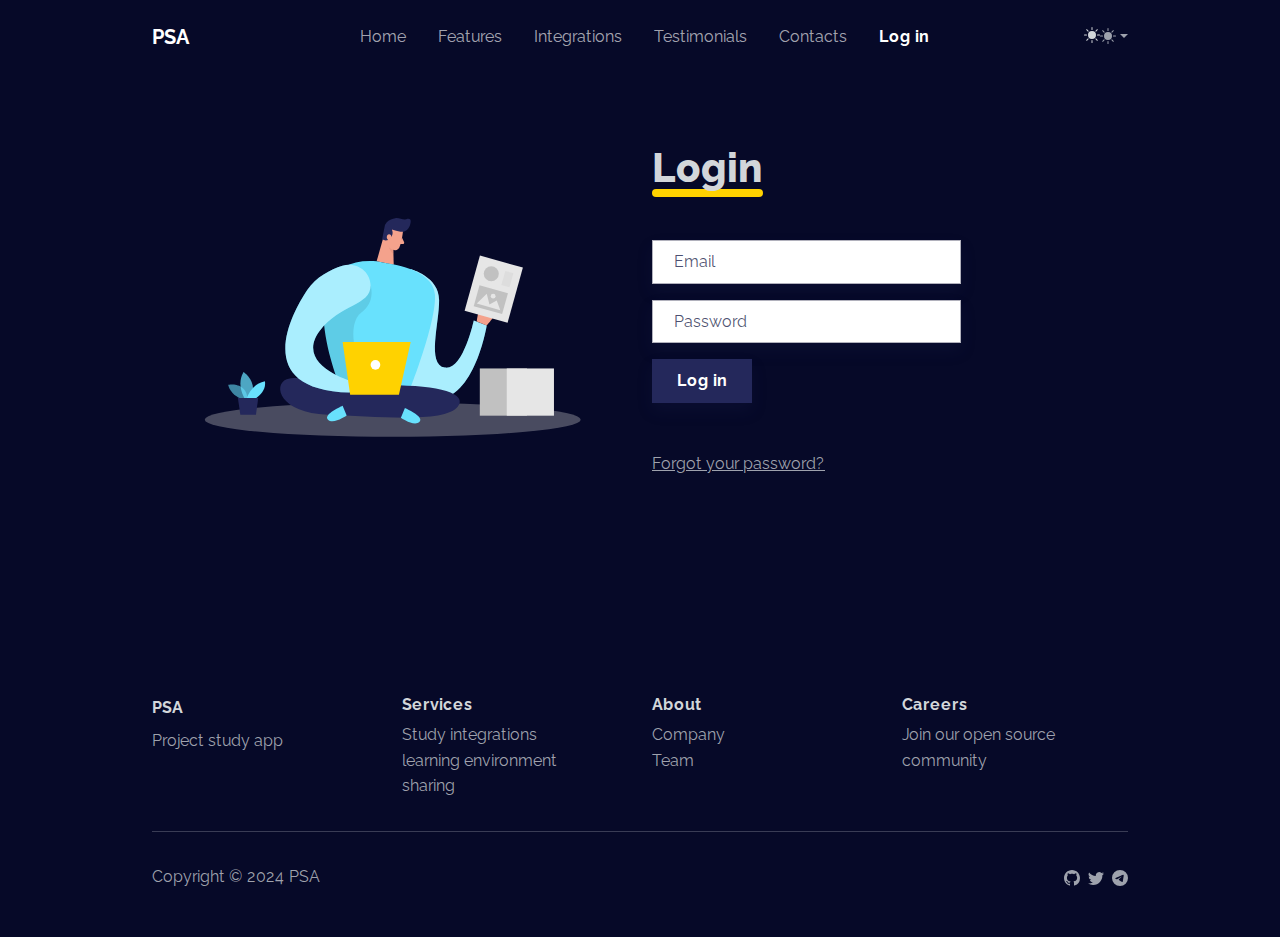
<file: login.html>
<!DOCTYPE html><html data-bs-theme="dark" lang="en"><head><meta charset="utf-8"><meta name="viewport" content="width=device-width, initial-scale=1.0, shrink-to-fit=no"><title>Log in - PSA</title><meta name="description" content="Project study app">
			<script>
(function() {

	// JavaScript snippet handling Dark/Light mode switching

	const getStoredTheme = () => localStorage.getItem('theme');
	const setStoredTheme = theme => localStorage.setItem('theme', theme);
	const forcedTheme = document.documentElement.getAttribute('data-bss-forced-theme');

	const getPreferredTheme = () => {

		if (forcedTheme) return forcedTheme;

		const storedTheme = getStoredTheme();
		if (storedTheme) {
			return storedTheme;
		}

		const pageTheme = document.documentElement.getAttribute('data-bs-theme');

		if (pageTheme) {
			return pageTheme;
		}

		return window.matchMedia('(prefers-color-scheme: dark)').matches ? 'dark' : 'light';
	}

	const setTheme = theme => {
		if (theme === 'auto' && window.matchMedia('(prefers-color-scheme: dark)').matches) {
			document.documentElement.setAttribute('data-bs-theme', 'dark');
		} else {
			document.documentElement.setAttribute('data-bs-theme', theme);
		}
	}

	setTheme(getPreferredTheme());

	const showActiveTheme = (theme, focus = false) => {
		const themeSwitchers = [].slice.call(document.querySelectorAll('.theme-switcher'));

		if (!themeSwitchers.length) return;

		document.querySelectorAll('[data-bs-theme-value]').forEach(element => {
			element.classList.remove('active');
			element.setAttribute('aria-pressed', 'false');
		});

		for (const themeSwitcher of themeSwitchers) {

			const btnToActivate = themeSwitcher.querySelector('[data-bs-theme-value="' + theme + '"]');

			if (btnToActivate) {
				btnToActivate.classList.add('active');
				btnToActivate.setAttribute('aria-pressed', 'true');
			}
		}
	}

	window.matchMedia('(prefers-color-scheme: dark)').addEventListener('change', () => {
		const storedTheme = getStoredTheme();
		if (storedTheme !== 'light' && storedTheme !== 'dark') {
			setTheme(getPreferredTheme());
		}
	});

	window.addEventListener('DOMContentLoaded', () => {
		showActiveTheme(getPreferredTheme());

		document.querySelectorAll('[data-bs-theme-value]')
			.forEach(toggle => {
				toggle.addEventListener('click', (e) => {
					e.preventDefault();
					const theme = toggle.getAttribute('data-bs-theme-value');
					setStoredTheme(theme);
					setTheme(theme);
					showActiveTheme(theme);
				})
			})
	});
})();
</script><link rel="stylesheet" href="assets/bootstrap/css/bootstrap.min.css?h=5fe79462834491b3bde4026987c3b88c"><link rel="manifest" href="manifest.json?h=dc2d7ac4eff5215f4f47c07ad4b6e60d"><link rel="stylesheet" href="assets/css/styles.min.css?h=7f857f1640fd26c957fd72881da80eb1"></head><body><!-- Start: Navbar Centered Links --><nav class="navbar navbar-expand-md fixed-top navbar-shrink py-3 navbar-light" id="mainNav"><div class="container"><a class="navbar-brand d-flex align-items-center" href="/"><span>PSA</span></a><button data-bs-toggle="collapse" class="navbar-toggler" data-bs-target="#navcol-1"><span class="visually-hidden">Toggle navigation</span><span class="navbar-toggler-icon"></span></button><div class="collapse navbar-collapse" id="navcol-1"><ul class="navbar-nav mx-auto"><li class="nav-item"><a class="nav-link" href="index.html">Home</a></li><li class="nav-item"><a class="nav-link" href="features.html">Features</a></li><li class="nav-item"><a class="nav-link" href="integrations.html">Integrations</a></li><li class="nav-item"><a class="nav-link" href="testimonials.html">Testimonials</a></li><li class="nav-item"><a class="nav-link" href="contacts.html">Contacts</a></li><li class="nav-item"><a class="nav-link active" href="login.html">Log in</a></li></ul><svg xmlns="http://www.w3.org/2000/svg" width="1em" height="1em" fill="currentColor" viewBox="0 0 16 16" class="bi bi-sun-fill mb-1">
  <path d="M8 12a4 4 0 1 0 0-8 4 4 0 0 0 0 8zM8 0a.5.5 0 0 1 .5.5v2a.5.5 0 0 1-1 0v-2A.5.5 0 0 1 8 0zm0 13a.5.5 0 0 1 .5.5v2a.5.5 0 0 1-1 0v-2A.5.5 0 0 1 8 13zm8-5a.5.5 0 0 1-.5.5h-2a.5.5 0 0 1 0-1h2a.5.5 0 0 1 .5.5zM3 8a.5.5 0 0 1-.5.5h-2a.5.5 0 0 1 0-1h2A.5.5 0 0 1 3 8zm10.657-5.657a.5.5 0 0 1 0 .707l-1.414 1.415a.5.5 0 1 1-.707-.708l1.414-1.414a.5.5 0 0 1 .707 0zm-9.193 9.193a.5.5 0 0 1 0 .707L3.05 13.657a.5.5 0 0 1-.707-.707l1.414-1.414a.5.5 0 0 1 .707 0zm9.193 2.121a.5.5 0 0 1-.707 0l-1.414-1.414a.5.5 0 0 1 .707-.707l1.414 1.414a.5.5 0 0 1 0 .707zM4.464 4.465a.5.5 0 0 1-.707 0L2.343 3.05a.5.5 0 1 1 .707-.707l1.414 1.414a.5.5 0 0 1 0 .708z"></path>
</svg><div class="theme-switcher dropdown"><a class="dropdown-toggle" aria-expanded="false" data-bs-toggle="dropdown" href="#"><svg xmlns="http://www.w3.org/2000/svg" width="1em" height="1em" fill="currentColor" viewBox="0 0 16 16" class="bi bi-sun-fill mb-1">
  <path d="M8 12a4 4 0 1 0 0-8 4 4 0 0 0 0 8zM8 0a.5.5 0 0 1 .5.5v2a.5.5 0 0 1-1 0v-2A.5.5 0 0 1 8 0zm0 13a.5.5 0 0 1 .5.5v2a.5.5 0 0 1-1 0v-2A.5.5 0 0 1 8 13zm8-5a.5.5 0 0 1-.5.5h-2a.5.5 0 0 1 0-1h2a.5.5 0 0 1 .5.5zM3 8a.5.5 0 0 1-.5.5h-2a.5.5 0 0 1 0-1h2A.5.5 0 0 1 3 8zm10.657-5.657a.5.5 0 0 1 0 .707l-1.414 1.415a.5.5 0 1 1-.707-.708l1.414-1.414a.5.5 0 0 1 .707 0zm-9.193 9.193a.5.5 0 0 1 0 .707L3.05 13.657a.5.5 0 0 1-.707-.707l1.414-1.414a.5.5 0 0 1 .707 0zm9.193 2.121a.5.5 0 0 1-.707 0l-1.414-1.414a.5.5 0 0 1 .707-.707l1.414 1.414a.5.5 0 0 1 0 .707zM4.464 4.465a.5.5 0 0 1-.707 0L2.343 3.05a.5.5 0 1 1 .707-.707l1.414 1.414a.5.5 0 0 1 0 .708z"></path>
</svg></a><div class="dropdown-menu"><a class="dropdown-item d-flex align-items-center" href="#" data-bs-theme-value="light"><svg xmlns="http://www.w3.org/2000/svg" width="1em" height="1em" fill="currentColor" viewBox="0 0 16 16" class="bi bi-sun-fill opacity-50 me-2">
  <path d="M8 12a4 4 0 1 0 0-8 4 4 0 0 0 0 8zM8 0a.5.5 0 0 1 .5.5v2a.5.5 0 0 1-1 0v-2A.5.5 0 0 1 8 0zm0 13a.5.5 0 0 1 .5.5v2a.5.5 0 0 1-1 0v-2A.5.5 0 0 1 8 13zm8-5a.5.5 0 0 1-.5.5h-2a.5.5 0 0 1 0-1h2a.5.5 0 0 1 .5.5zM3 8a.5.5 0 0 1-.5.5h-2a.5.5 0 0 1 0-1h2A.5.5 0 0 1 3 8zm10.657-5.657a.5.5 0 0 1 0 .707l-1.414 1.415a.5.5 0 1 1-.707-.708l1.414-1.414a.5.5 0 0 1 .707 0zm-9.193 9.193a.5.5 0 0 1 0 .707L3.05 13.657a.5.5 0 0 1-.707-.707l1.414-1.414a.5.5 0 0 1 .707 0zm9.193 2.121a.5.5 0 0 1-.707 0l-1.414-1.414a.5.5 0 0 1 .707-.707l1.414 1.414a.5.5 0 0 1 0 .707zM4.464 4.465a.5.5 0 0 1-.707 0L2.343 3.05a.5.5 0 1 1 .707-.707l1.414 1.414a.5.5 0 0 1 0 .708z"></path>
</svg>Light</a><a class="dropdown-item d-flex align-items-center" href="#" data-bs-theme-value="dark"><svg xmlns="http://www.w3.org/2000/svg" width="1em" height="1em" fill="currentColor" viewBox="0 0 16 16" class="bi bi-moon-stars-fill opacity-50 me-2">
  <path d="M6 .278a.768.768 0 0 1 .08.858 7.208 7.208 0 0 0-.878 3.46c0 4.021 3.278 7.277 7.318 7.277.527 0 1.04-.055 1.533-.16a.787.787 0 0 1 .81.316.733.733 0 0 1-.031.893A8.349 8.349 0 0 1 8.344 16C3.734 16 0 12.286 0 7.71 0 4.266 2.114 1.312 5.124.06A.752.752 0 0 1 6 .278z"></path>
  <path d="M10.794 3.148a.217.217 0 0 1 .412 0l.387 1.162c.173.518.579.924 1.097 1.097l1.162.387a.217.217 0 0 1 0 .412l-1.162.387a1.734 1.734 0 0 0-1.097 1.097l-.387 1.162a.217.217 0 0 1-.412 0l-.387-1.162A1.734 1.734 0 0 0 9.31 6.593l-1.162-.387a.217.217 0 0 1 0-.412l1.162-.387a1.734 1.734 0 0 0 1.097-1.097l.387-1.162zM13.863.099a.145.145 0 0 1 .274 0l.258.774c.115.346.386.617.732.732l.774.258a.145.145 0 0 1 0 .274l-.774.258a1.156 1.156 0 0 0-.732.732l-.258.774a.145.145 0 0 1-.274 0l-.258-.774a1.156 1.156 0 0 0-.732-.732l-.774-.258a.145.145 0 0 1 0-.274l.774-.258c.346-.115.617-.386.732-.732L13.863.1z"></path>
</svg>Dark</a><a class="dropdown-item d-flex align-items-center" href="#" data-bs-theme-value="auto"><svg xmlns="http://www.w3.org/2000/svg" width="1em" height="1em" fill="currentColor" viewBox="0 0 16 16" class="bi bi-circle-half opacity-50 me-2">
  <path d="M8 15A7 7 0 1 0 8 1v14zm0 1A8 8 0 1 1 8 0a8 8 0 0 1 0 16z"></path>
</svg>Auto</a></div></div></div></div></nav><!-- End: Navbar Centered Links --><!-- Start: Login Form --><section class="py-4 py-md-5 my-5"><div class="container py-md-5"><div class="row"><div class="col-md-6 text-center"><img class="img-fluid w-100" src="assets/img/illustrations/login.svg?h=dd35c7dba58803954242d42488889a4c"></div><div class="col-md-5 col-xl-4 text-center text-md-start"><h2 class="display-6 fw-bold mb-5"><span class="underline pb-1"><strong>Login</strong><br></span></h2><form method="post" data-bs-theme="light"><div class="mb-3"><input class="shadow form-control" type="email" name="email" placeholder="Email"></div><div class="mb-3"><input class="shadow form-control" type="password" name="password" placeholder="Password"></div><div class="mb-5"><button class="btn btn-primary shadow" type="submit">Log in</button></div></form><p class="text-muted"><a href="forgotten-password.html">Forgot your password?</a></p></div></div></div></section><!-- End: Login Form --><!-- Start: Footer Multi Column --><footer><div class="container py-4 py-lg-5"><div class="row row-cols-2 row-cols-md-4"><!-- Start: Social Icons --><div class="col-12 col-md-3"><div class="fw-bold d-flex align-items-center mb-2"><span>PSA</span></div><p class="text-muted">Project study app</p></div><!-- End: Social Icons --><!-- Start: Services --><div class="col-sm-4 col-md-3 text-lg-start d-flex flex-column"><h3 class="fs-6 fw-bold">Services</h3><ul class="list-unstyled"><li><a href="#">Study integrations</a></li><li><a href="#">learning environment</a></li><li><a href="#">sharing</a></li></ul></div><!-- End: Services --><!-- Start: About --><div class="col-sm-4 col-md-3 text-lg-start d-flex flex-column"><h3 class="fs-6 fw-bold">About</h3><ul class="list-unstyled"><li><a href="#">Company</a></li><li><a href="#">Team</a></li><li></li></ul></div><!-- End: About --><!-- Start: Careers --><div class="col-sm-4 col-md-3 text-lg-start d-flex flex-column"><h3 class="fs-6 fw-bold">Careers</h3><ul class="list-unstyled"><li><a href="#">Join our open source community</a></li><li></li></ul></div><!-- End: Careers --></div><hr><div class="text-muted d-flex justify-content-between align-items-center pt-3"><p class="mb-0">Copyright © 2024 PSA</p><ul class="list-inline mb-0"><li class="list-inline-item"><svg xmlns="http://www.w3.org/2000/svg" width="1em" height="1em" fill="currentColor" viewBox="0 0 16 16" class="bi bi-github">
  <path d="M8 0C3.58 0 0 3.58 0 8c0 3.54 2.29 6.53 5.47 7.59.4.07.55-.17.55-.38 0-.19-.01-.82-.01-1.49-2.01.37-2.53-.49-2.69-.94-.09-.23-.48-.94-.82-1.13-.28-.15-.68-.52-.01-.53.63-.01 1.08.58 1.23.82.72 1.21 1.87.87 2.33.66.07-.52.28-.87.51-1.07-1.78-.2-3.64-.89-3.64-3.95 0-.87.31-1.59.82-2.15-.08-.2-.36-1.02.08-2.12 0 0 .67-.21 2.2.82.64-.18 1.32-.27 2-.27.68 0 1.36.09 2 .27 1.53-1.04 2.2-.82 2.2-.82.44 1.1.16 1.92.08 2.12.51.56.82 1.27.82 2.15 0 3.07-1.87 3.75-3.65 3.95.29.25.54.73.54 1.48 0 1.07-.01 1.93-.01 2.2 0 .21.15.46.55.38A8.012 8.012 0 0 0 16 8c0-4.42-3.58-8-8-8z"></path>
</svg></li><li class="list-inline-item"><svg xmlns="http://www.w3.org/2000/svg" width="1em" height="1em" fill="currentColor" viewBox="0 0 16 16" class="bi bi-twitter">
  <path d="M5.026 15c6.038 0 9.341-5.003 9.341-9.334 0-.14 0-.282-.006-.422A6.685 6.685 0 0 0 16 3.542a6.658 6.658 0 0 1-1.889.518 3.301 3.301 0 0 0 1.447-1.817 6.533 6.533 0 0 1-2.087.793A3.286 3.286 0 0 0 7.875 6.03a9.325 9.325 0 0 1-6.767-3.429 3.289 3.289 0 0 0 1.018 4.382A3.323 3.323 0 0 1 .64 6.575v.045a3.288 3.288 0 0 0 2.632 3.218 3.203 3.203 0 0 1-.865.115 3.23 3.23 0 0 1-.614-.057 3.283 3.283 0 0 0 3.067 2.277A6.588 6.588 0 0 1 .78 13.58a6.32 6.32 0 0 1-.78-.045A9.344 9.344 0 0 0 5.026 15z"></path>
</svg></li><li class="list-inline-item"><svg xmlns="http://www.w3.org/2000/svg" width="1em" height="1em" fill="currentColor" viewBox="0 0 16 16" class="bi bi-telegram">
  <path d="M16 8A8 8 0 1 1 0 8a8 8 0 0 1 16 0zM8.287 5.906c-.778.324-2.334.994-4.666 2.01-.378.15-.577.298-.595.442-.03.243.275.339.69.47l.175.055c.408.133.958.288 1.243.294.26.006.549-.1.868-.32 2.179-1.471 3.304-2.214 3.374-2.23.05-.012.12-.026.166.016.047.041.042.12.037.141-.03.129-1.227 1.241-1.846 1.817-.193.18-.33.307-.358.336a8.154 8.154 0 0 1-.188.186c-.38.366-.664.64.015 1.088.327.216.589.393.85.571.284.194.568.387.936.629.093.06.183.125.27.187.331.236.63.448.997.414.214-.02.435-.22.547-.82.265-1.417.786-4.486.906-5.751a1.426 1.426 0 0 0-.013-.315.337.337 0 0 0-.114-.217.526.526 0 0 0-.31-.093c-.3.005-.763.166-2.984 1.09z"></path>
</svg></li></ul></div></div></footer><!-- End: Footer Multi Column --><script src="https://cdnjs.cloudflare.com/ajax/libs/jquery/3.7.0/jquery.min.js"></script><script src="https://cdn.jsdelivr.net/npm/bootstrap@5.3.2/dist/js/bootstrap.bundle.min.js"></script><script src="assets/js/script.min.js?h=4b1f99f2e8ff6ac8a7c04891f6b7129c"></script></body></html>
</file>
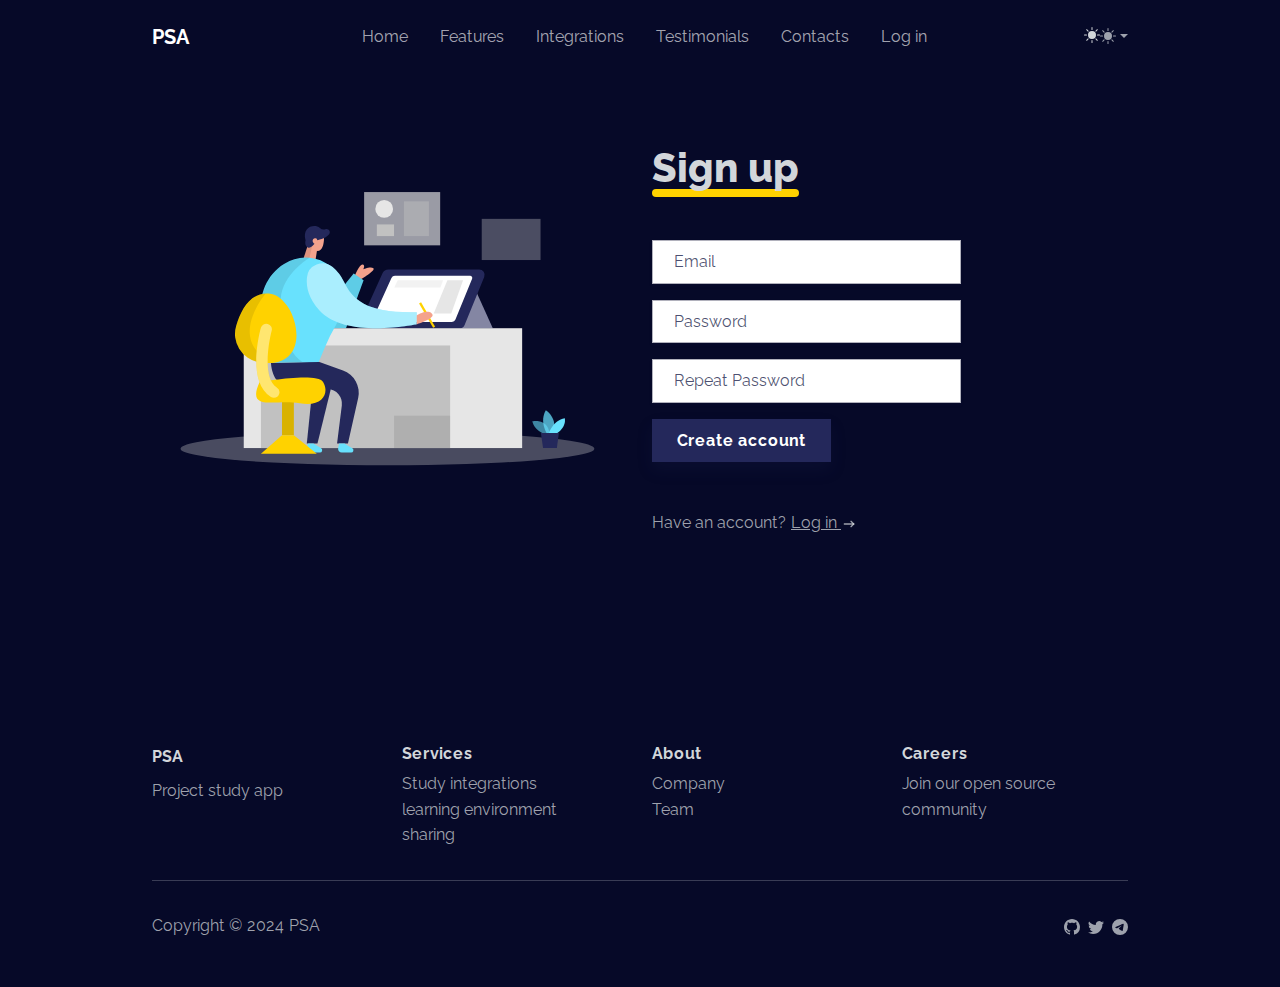
<file: signup.html>
<!DOCTYPE html><html data-bs-theme="dark" lang="en"><head><meta charset="utf-8"><meta name="viewport" content="width=device-width, initial-scale=1.0, shrink-to-fit=no"><title>Sign up - PSA</title><meta name="description" content="Project study app">
			<script>
(function() {

	// JavaScript snippet handling Dark/Light mode switching

	const getStoredTheme = () => localStorage.getItem('theme');
	const setStoredTheme = theme => localStorage.setItem('theme', theme);
	const forcedTheme = document.documentElement.getAttribute('data-bss-forced-theme');

	const getPreferredTheme = () => {

		if (forcedTheme) return forcedTheme;

		const storedTheme = getStoredTheme();
		if (storedTheme) {
			return storedTheme;
		}

		const pageTheme = document.documentElement.getAttribute('data-bs-theme');

		if (pageTheme) {
			return pageTheme;
		}

		return window.matchMedia('(prefers-color-scheme: dark)').matches ? 'dark' : 'light';
	}

	const setTheme = theme => {
		if (theme === 'auto' && window.matchMedia('(prefers-color-scheme: dark)').matches) {
			document.documentElement.setAttribute('data-bs-theme', 'dark');
		} else {
			document.documentElement.setAttribute('data-bs-theme', theme);
		}
	}

	setTheme(getPreferredTheme());

	const showActiveTheme = (theme, focus = false) => {
		const themeSwitchers = [].slice.call(document.querySelectorAll('.theme-switcher'));

		if (!themeSwitchers.length) return;

		document.querySelectorAll('[data-bs-theme-value]').forEach(element => {
			element.classList.remove('active');
			element.setAttribute('aria-pressed', 'false');
		});

		for (const themeSwitcher of themeSwitchers) {

			const btnToActivate = themeSwitcher.querySelector('[data-bs-theme-value="' + theme + '"]');

			if (btnToActivate) {
				btnToActivate.classList.add('active');
				btnToActivate.setAttribute('aria-pressed', 'true');
			}
		}
	}

	window.matchMedia('(prefers-color-scheme: dark)').addEventListener('change', () => {
		const storedTheme = getStoredTheme();
		if (storedTheme !== 'light' && storedTheme !== 'dark') {
			setTheme(getPreferredTheme());
		}
	});

	window.addEventListener('DOMContentLoaded', () => {
		showActiveTheme(getPreferredTheme());

		document.querySelectorAll('[data-bs-theme-value]')
			.forEach(toggle => {
				toggle.addEventListener('click', (e) => {
					e.preventDefault();
					const theme = toggle.getAttribute('data-bs-theme-value');
					setStoredTheme(theme);
					setTheme(theme);
					showActiveTheme(theme);
				})
			})
	});
})();
</script><link rel="stylesheet" href="assets/bootstrap/css/bootstrap.min.css?h=5fe79462834491b3bde4026987c3b88c"><link rel="manifest" href="manifest.json?h=dc2d7ac4eff5215f4f47c07ad4b6e60d"><link rel="stylesheet" href="assets/css/styles.min.css?h=7f857f1640fd26c957fd72881da80eb1"></head><body><!-- Start: Navbar Centered Links --><nav class="navbar navbar-expand-md fixed-top navbar-shrink py-3 navbar-light" id="mainNav"><div class="container"><a class="navbar-brand d-flex align-items-center" href="/"><span>PSA</span></a><button data-bs-toggle="collapse" class="navbar-toggler" data-bs-target="#navcol-1"><span class="visually-hidden">Toggle navigation</span><span class="navbar-toggler-icon"></span></button><div class="collapse navbar-collapse" id="navcol-1"><ul class="navbar-nav mx-auto"><li class="nav-item"><a class="nav-link" href="index.html">Home</a></li><li class="nav-item"><a class="nav-link" href="features.html">Features</a></li><li class="nav-item"><a class="nav-link" href="integrations.html">Integrations</a></li><li class="nav-item"><a class="nav-link" href="testimonials.html">Testimonials</a></li><li class="nav-item"><a class="nav-link" href="contacts.html">Contacts</a></li><li class="nav-item"><a class="nav-link" href="login.html">Log in</a></li></ul><svg xmlns="http://www.w3.org/2000/svg" width="1em" height="1em" fill="currentColor" viewBox="0 0 16 16" class="bi bi-sun-fill mb-1">
  <path d="M8 12a4 4 0 1 0 0-8 4 4 0 0 0 0 8zM8 0a.5.5 0 0 1 .5.5v2a.5.5 0 0 1-1 0v-2A.5.5 0 0 1 8 0zm0 13a.5.5 0 0 1 .5.5v2a.5.5 0 0 1-1 0v-2A.5.5 0 0 1 8 13zm8-5a.5.5 0 0 1-.5.5h-2a.5.5 0 0 1 0-1h2a.5.5 0 0 1 .5.5zM3 8a.5.5 0 0 1-.5.5h-2a.5.5 0 0 1 0-1h2A.5.5 0 0 1 3 8zm10.657-5.657a.5.5 0 0 1 0 .707l-1.414 1.415a.5.5 0 1 1-.707-.708l1.414-1.414a.5.5 0 0 1 .707 0zm-9.193 9.193a.5.5 0 0 1 0 .707L3.05 13.657a.5.5 0 0 1-.707-.707l1.414-1.414a.5.5 0 0 1 .707 0zm9.193 2.121a.5.5 0 0 1-.707 0l-1.414-1.414a.5.5 0 0 1 .707-.707l1.414 1.414a.5.5 0 0 1 0 .707zM4.464 4.465a.5.5 0 0 1-.707 0L2.343 3.05a.5.5 0 1 1 .707-.707l1.414 1.414a.5.5 0 0 1 0 .708z"></path>
</svg><div class="theme-switcher dropdown"><a class="dropdown-toggle" aria-expanded="false" data-bs-toggle="dropdown" href="#"><svg xmlns="http://www.w3.org/2000/svg" width="1em" height="1em" fill="currentColor" viewBox="0 0 16 16" class="bi bi-sun-fill mb-1">
  <path d="M8 12a4 4 0 1 0 0-8 4 4 0 0 0 0 8zM8 0a.5.5 0 0 1 .5.5v2a.5.5 0 0 1-1 0v-2A.5.5 0 0 1 8 0zm0 13a.5.5 0 0 1 .5.5v2a.5.5 0 0 1-1 0v-2A.5.5 0 0 1 8 13zm8-5a.5.5 0 0 1-.5.5h-2a.5.5 0 0 1 0-1h2a.5.5 0 0 1 .5.5zM3 8a.5.5 0 0 1-.5.5h-2a.5.5 0 0 1 0-1h2A.5.5 0 0 1 3 8zm10.657-5.657a.5.5 0 0 1 0 .707l-1.414 1.415a.5.5 0 1 1-.707-.708l1.414-1.414a.5.5 0 0 1 .707 0zm-9.193 9.193a.5.5 0 0 1 0 .707L3.05 13.657a.5.5 0 0 1-.707-.707l1.414-1.414a.5.5 0 0 1 .707 0zm9.193 2.121a.5.5 0 0 1-.707 0l-1.414-1.414a.5.5 0 0 1 .707-.707l1.414 1.414a.5.5 0 0 1 0 .707zM4.464 4.465a.5.5 0 0 1-.707 0L2.343 3.05a.5.5 0 1 1 .707-.707l1.414 1.414a.5.5 0 0 1 0 .708z"></path>
</svg></a><div class="dropdown-menu"><a class="dropdown-item d-flex align-items-center" href="#" data-bs-theme-value="light"><svg xmlns="http://www.w3.org/2000/svg" width="1em" height="1em" fill="currentColor" viewBox="0 0 16 16" class="bi bi-sun-fill opacity-50 me-2">
  <path d="M8 12a4 4 0 1 0 0-8 4 4 0 0 0 0 8zM8 0a.5.5 0 0 1 .5.5v2a.5.5 0 0 1-1 0v-2A.5.5 0 0 1 8 0zm0 13a.5.5 0 0 1 .5.5v2a.5.5 0 0 1-1 0v-2A.5.5 0 0 1 8 13zm8-5a.5.5 0 0 1-.5.5h-2a.5.5 0 0 1 0-1h2a.5.5 0 0 1 .5.5zM3 8a.5.5 0 0 1-.5.5h-2a.5.5 0 0 1 0-1h2A.5.5 0 0 1 3 8zm10.657-5.657a.5.5 0 0 1 0 .707l-1.414 1.415a.5.5 0 1 1-.707-.708l1.414-1.414a.5.5 0 0 1 .707 0zm-9.193 9.193a.5.5 0 0 1 0 .707L3.05 13.657a.5.5 0 0 1-.707-.707l1.414-1.414a.5.5 0 0 1 .707 0zm9.193 2.121a.5.5 0 0 1-.707 0l-1.414-1.414a.5.5 0 0 1 .707-.707l1.414 1.414a.5.5 0 0 1 0 .707zM4.464 4.465a.5.5 0 0 1-.707 0L2.343 3.05a.5.5 0 1 1 .707-.707l1.414 1.414a.5.5 0 0 1 0 .708z"></path>
</svg>Light</a><a class="dropdown-item d-flex align-items-center" href="#" data-bs-theme-value="dark"><svg xmlns="http://www.w3.org/2000/svg" width="1em" height="1em" fill="currentColor" viewBox="0 0 16 16" class="bi bi-moon-stars-fill opacity-50 me-2">
  <path d="M6 .278a.768.768 0 0 1 .08.858 7.208 7.208 0 0 0-.878 3.46c0 4.021 3.278 7.277 7.318 7.277.527 0 1.04-.055 1.533-.16a.787.787 0 0 1 .81.316.733.733 0 0 1-.031.893A8.349 8.349 0 0 1 8.344 16C3.734 16 0 12.286 0 7.71 0 4.266 2.114 1.312 5.124.06A.752.752 0 0 1 6 .278z"></path>
  <path d="M10.794 3.148a.217.217 0 0 1 .412 0l.387 1.162c.173.518.579.924 1.097 1.097l1.162.387a.217.217 0 0 1 0 .412l-1.162.387a1.734 1.734 0 0 0-1.097 1.097l-.387 1.162a.217.217 0 0 1-.412 0l-.387-1.162A1.734 1.734 0 0 0 9.31 6.593l-1.162-.387a.217.217 0 0 1 0-.412l1.162-.387a1.734 1.734 0 0 0 1.097-1.097l.387-1.162zM13.863.099a.145.145 0 0 1 .274 0l.258.774c.115.346.386.617.732.732l.774.258a.145.145 0 0 1 0 .274l-.774.258a1.156 1.156 0 0 0-.732.732l-.258.774a.145.145 0 0 1-.274 0l-.258-.774a1.156 1.156 0 0 0-.732-.732l-.774-.258a.145.145 0 0 1 0-.274l.774-.258c.346-.115.617-.386.732-.732L13.863.1z"></path>
</svg>Dark</a><a class="dropdown-item d-flex align-items-center" href="#" data-bs-theme-value="auto"><svg xmlns="http://www.w3.org/2000/svg" width="1em" height="1em" fill="currentColor" viewBox="0 0 16 16" class="bi bi-circle-half opacity-50 me-2">
  <path d="M8 15A7 7 0 1 0 8 1v14zm0 1A8 8 0 1 1 8 0a8 8 0 0 1 0 16z"></path>
</svg>Auto</a></div></div></div></div></nav><!-- End: Navbar Centered Links --><section class="py-4 py-md-5 my-5"><div class="container py-md-5"><div class="row"><div class="col-md-6 text-center"><img class="img-fluid w-100" src="assets/img/illustrations/register.svg?h=aa57a3341846af8b091dc008c25da279"></div><div class="col-md-5 col-xl-4 text-center text-md-start"><h2 class="display-6 fw-bold mb-5"><span class="underline pb-1"><strong>Sign up</strong></span></h2><form method="post" data-bs-theme="light"><div class="mb-3"><input class="shadow-sm form-control" type="email" name="email" placeholder="Email"></div><div class="mb-3"><input class="shadow-sm form-control" type="password" name="password" placeholder="Password"></div><div class="mb-3"><input class="shadow-sm form-control" type="password" name="password_repeat" placeholder="Repeat Password"></div><div class="mb-5"><button class="btn btn-primary shadow" type="submit">Create account</button></div></form><p class="text-muted">Have an account? <a href="login.html">Log in&nbsp;<svg xmlns="http://www.w3.org/2000/svg" width="1em" height="1em" viewBox="0 0 24 24" stroke-width="2" stroke="currentColor" fill="none" stroke-linecap="round" stroke-linejoin="round" class="icon icon-tabler icon-tabler-arrow-narrow-right">
  <path stroke="none" d="M0 0h24v24H0z" fill="none"></path>
  <line x1="5" y1="12" x2="19" y2="12"></line>
  <line x1="15" y1="16" x2="19" y2="12"></line>
  <line x1="15" y1="8" x2="19" y2="12"></line>
</svg></a>&nbsp;</p></div></div></div></section><!-- Start: Footer Multi Column --><footer><div class="container py-4 py-lg-5"><div class="row row-cols-2 row-cols-md-4"><!-- Start: Social Icons --><div class="col-12 col-md-3"><div class="fw-bold d-flex align-items-center mb-2"><span>PSA</span></div><p class="text-muted">Project study app</p></div><!-- End: Social Icons --><!-- Start: Services --><div class="col-sm-4 col-md-3 text-lg-start d-flex flex-column"><h3 class="fs-6 fw-bold">Services</h3><ul class="list-unstyled"><li><a href="#">Study integrations</a></li><li><a href="#">learning environment</a></li><li><a href="#">sharing</a></li></ul></div><!-- End: Services --><!-- Start: About --><div class="col-sm-4 col-md-3 text-lg-start d-flex flex-column"><h3 class="fs-6 fw-bold">About</h3><ul class="list-unstyled"><li><a href="#">Company</a></li><li><a href="#">Team</a></li><li></li></ul></div><!-- End: About --><!-- Start: Careers --><div class="col-sm-4 col-md-3 text-lg-start d-flex flex-column"><h3 class="fs-6 fw-bold">Careers</h3><ul class="list-unstyled"><li><a href="#">Join our open source community</a></li><li></li></ul></div><!-- End: Careers --></div><hr><div class="text-muted d-flex justify-content-between align-items-center pt-3"><p class="mb-0">Copyright © 2024 PSA</p><ul class="list-inline mb-0"><li class="list-inline-item"><svg xmlns="http://www.w3.org/2000/svg" width="1em" height="1em" fill="currentColor" viewBox="0 0 16 16" class="bi bi-github">
  <path d="M8 0C3.58 0 0 3.58 0 8c0 3.54 2.29 6.53 5.47 7.59.4.07.55-.17.55-.38 0-.19-.01-.82-.01-1.49-2.01.37-2.53-.49-2.69-.94-.09-.23-.48-.94-.82-1.13-.28-.15-.68-.52-.01-.53.63-.01 1.08.58 1.23.82.72 1.21 1.87.87 2.33.66.07-.52.28-.87.51-1.07-1.78-.2-3.64-.89-3.64-3.95 0-.87.31-1.59.82-2.15-.08-.2-.36-1.02.08-2.12 0 0 .67-.21 2.2.82.64-.18 1.32-.27 2-.27.68 0 1.36.09 2 .27 1.53-1.04 2.2-.82 2.2-.82.44 1.1.16 1.92.08 2.12.51.56.82 1.27.82 2.15 0 3.07-1.87 3.75-3.65 3.95.29.25.54.73.54 1.48 0 1.07-.01 1.93-.01 2.2 0 .21.15.46.55.38A8.012 8.012 0 0 0 16 8c0-4.42-3.58-8-8-8z"></path>
</svg></li><li class="list-inline-item"><svg xmlns="http://www.w3.org/2000/svg" width="1em" height="1em" fill="currentColor" viewBox="0 0 16 16" class="bi bi-twitter">
  <path d="M5.026 15c6.038 0 9.341-5.003 9.341-9.334 0-.14 0-.282-.006-.422A6.685 6.685 0 0 0 16 3.542a6.658 6.658 0 0 1-1.889.518 3.301 3.301 0 0 0 1.447-1.817 6.533 6.533 0 0 1-2.087.793A3.286 3.286 0 0 0 7.875 6.03a9.325 9.325 0 0 1-6.767-3.429 3.289 3.289 0 0 0 1.018 4.382A3.323 3.323 0 0 1 .64 6.575v.045a3.288 3.288 0 0 0 2.632 3.218 3.203 3.203 0 0 1-.865.115 3.23 3.23 0 0 1-.614-.057 3.283 3.283 0 0 0 3.067 2.277A6.588 6.588 0 0 1 .78 13.58a6.32 6.32 0 0 1-.78-.045A9.344 9.344 0 0 0 5.026 15z"></path>
</svg></li><li class="list-inline-item"><svg xmlns="http://www.w3.org/2000/svg" width="1em" height="1em" fill="currentColor" viewBox="0 0 16 16" class="bi bi-telegram">
  <path d="M16 8A8 8 0 1 1 0 8a8 8 0 0 1 16 0zM8.287 5.906c-.778.324-2.334.994-4.666 2.01-.378.15-.577.298-.595.442-.03.243.275.339.69.47l.175.055c.408.133.958.288 1.243.294.26.006.549-.1.868-.32 2.179-1.471 3.304-2.214 3.374-2.23.05-.012.12-.026.166.016.047.041.042.12.037.141-.03.129-1.227 1.241-1.846 1.817-.193.18-.33.307-.358.336a8.154 8.154 0 0 1-.188.186c-.38.366-.664.64.015 1.088.327.216.589.393.85.571.284.194.568.387.936.629.093.06.183.125.27.187.331.236.63.448.997.414.214-.02.435-.22.547-.82.265-1.417.786-4.486.906-5.751a1.426 1.426 0 0 0-.013-.315.337.337 0 0 0-.114-.217.526.526 0 0 0-.31-.093c-.3.005-.763.166-2.984 1.09z"></path>
</svg></li></ul></div></div></footer><!-- End: Footer Multi Column --><script src="https://cdnjs.cloudflare.com/ajax/libs/jquery/3.7.0/jquery.min.js"></script><script src="https://cdn.jsdelivr.net/npm/bootstrap@5.3.2/dist/js/bootstrap.bundle.min.js"></script><script src="assets/js/script.min.js?h=4b1f99f2e8ff6ac8a7c04891f6b7129c"></script></body></html>
</file>
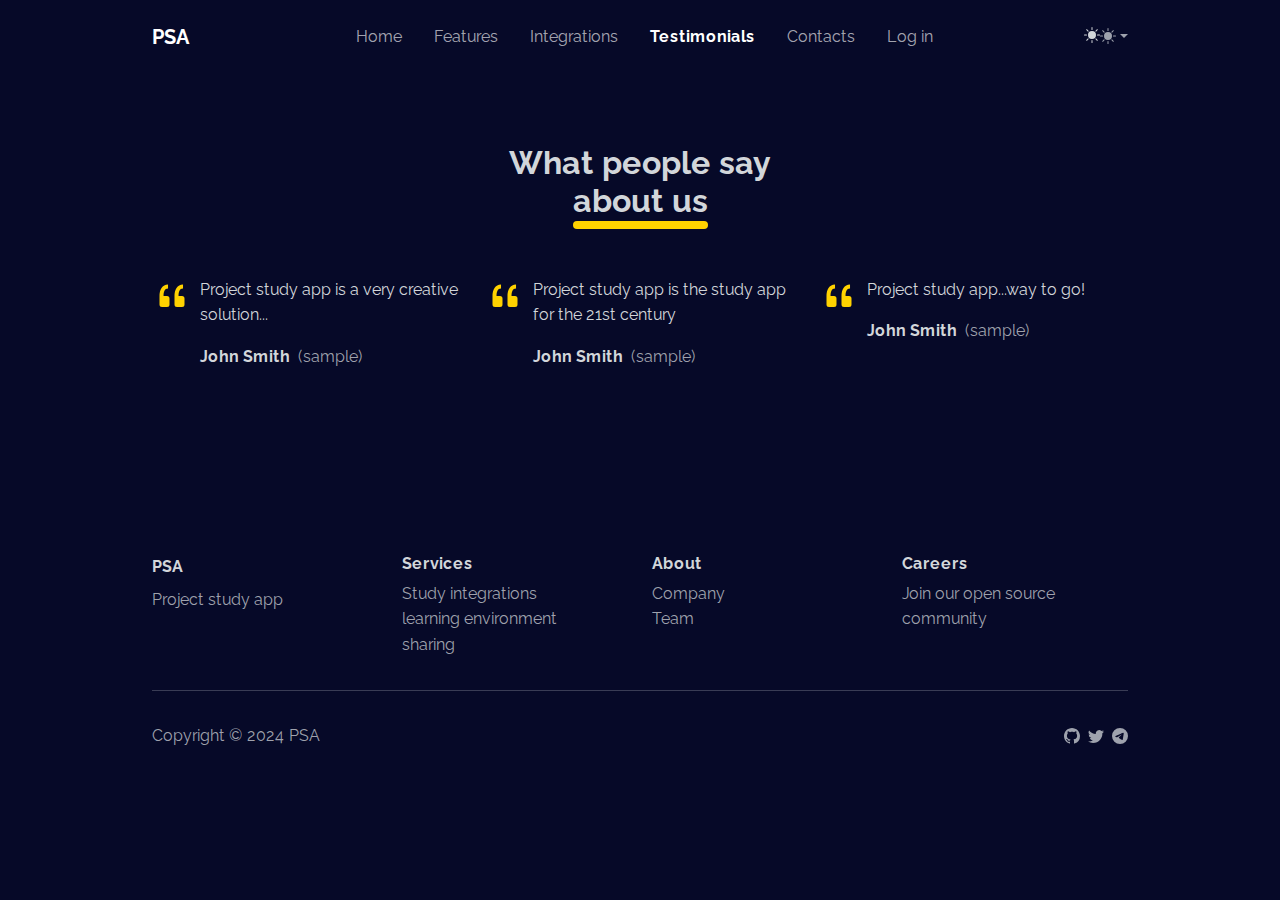
<file: testimonials.html>
<!DOCTYPE html><html data-bs-theme="dark" lang="en"><head><meta charset="utf-8"><meta name="viewport" content="width=device-width, initial-scale=1.0, shrink-to-fit=no"><title>Testimonials - PSA</title><meta name="description" content="Project study app">
			<script>
(function() {

	// JavaScript snippet handling Dark/Light mode switching

	const getStoredTheme = () => localStorage.getItem('theme');
	const setStoredTheme = theme => localStorage.setItem('theme', theme);
	const forcedTheme = document.documentElement.getAttribute('data-bss-forced-theme');

	const getPreferredTheme = () => {

		if (forcedTheme) return forcedTheme;

		const storedTheme = getStoredTheme();
		if (storedTheme) {
			return storedTheme;
		}

		const pageTheme = document.documentElement.getAttribute('data-bs-theme');

		if (pageTheme) {
			return pageTheme;
		}

		return window.matchMedia('(prefers-color-scheme: dark)').matches ? 'dark' : 'light';
	}

	const setTheme = theme => {
		if (theme === 'auto' && window.matchMedia('(prefers-color-scheme: dark)').matches) {
			document.documentElement.setAttribute('data-bs-theme', 'dark');
		} else {
			document.documentElement.setAttribute('data-bs-theme', theme);
		}
	}

	setTheme(getPreferredTheme());

	const showActiveTheme = (theme, focus = false) => {
		const themeSwitchers = [].slice.call(document.querySelectorAll('.theme-switcher'));

		if (!themeSwitchers.length) return;

		document.querySelectorAll('[data-bs-theme-value]').forEach(element => {
			element.classList.remove('active');
			element.setAttribute('aria-pressed', 'false');
		});

		for (const themeSwitcher of themeSwitchers) {

			const btnToActivate = themeSwitcher.querySelector('[data-bs-theme-value="' + theme + '"]');

			if (btnToActivate) {
				btnToActivate.classList.add('active');
				btnToActivate.setAttribute('aria-pressed', 'true');
			}
		}
	}

	window.matchMedia('(prefers-color-scheme: dark)').addEventListener('change', () => {
		const storedTheme = getStoredTheme();
		if (storedTheme !== 'light' && storedTheme !== 'dark') {
			setTheme(getPreferredTheme());
		}
	});

	window.addEventListener('DOMContentLoaded', () => {
		showActiveTheme(getPreferredTheme());

		document.querySelectorAll('[data-bs-theme-value]')
			.forEach(toggle => {
				toggle.addEventListener('click', (e) => {
					e.preventDefault();
					const theme = toggle.getAttribute('data-bs-theme-value');
					setStoredTheme(theme);
					setTheme(theme);
					showActiveTheme(theme);
				})
			})
	});
})();
</script><link rel="stylesheet" href="assets/bootstrap/css/bootstrap.min.css?h=5fe79462834491b3bde4026987c3b88c"><link rel="manifest" href="manifest.json?h=dc2d7ac4eff5215f4f47c07ad4b6e60d"><link rel="stylesheet" href="assets/css/styles.min.css?h=7f857f1640fd26c957fd72881da80eb1"></head><body><!-- Start: Navbar Centered Links --><nav class="navbar navbar-expand-md fixed-top navbar-shrink py-3 navbar-light" id="mainNav"><div class="container"><a class="navbar-brand d-flex align-items-center" href="/"><span>PSA</span></a><button data-bs-toggle="collapse" class="navbar-toggler" data-bs-target="#navcol-1"><span class="visually-hidden">Toggle navigation</span><span class="navbar-toggler-icon"></span></button><div class="collapse navbar-collapse" id="navcol-1"><ul class="navbar-nav mx-auto"><li class="nav-item"><a class="nav-link" href="index.html">Home</a></li><li class="nav-item"><a class="nav-link" href="features.html">Features</a></li><li class="nav-item"><a class="nav-link" href="integrations.html">Integrations</a></li><li class="nav-item"><a class="nav-link active" href="testimonials.html">Testimonials</a></li><li class="nav-item"><a class="nav-link" href="contacts.html">Contacts</a></li><li class="nav-item"><a class="nav-link" href="login.html">Log in</a></li></ul><svg xmlns="http://www.w3.org/2000/svg" width="1em" height="1em" fill="currentColor" viewBox="0 0 16 16" class="bi bi-sun-fill mb-1">
  <path d="M8 12a4 4 0 1 0 0-8 4 4 0 0 0 0 8zM8 0a.5.5 0 0 1 .5.5v2a.5.5 0 0 1-1 0v-2A.5.5 0 0 1 8 0zm0 13a.5.5 0 0 1 .5.5v2a.5.5 0 0 1-1 0v-2A.5.5 0 0 1 8 13zm8-5a.5.5 0 0 1-.5.5h-2a.5.5 0 0 1 0-1h2a.5.5 0 0 1 .5.5zM3 8a.5.5 0 0 1-.5.5h-2a.5.5 0 0 1 0-1h2A.5.5 0 0 1 3 8zm10.657-5.657a.5.5 0 0 1 0 .707l-1.414 1.415a.5.5 0 1 1-.707-.708l1.414-1.414a.5.5 0 0 1 .707 0zm-9.193 9.193a.5.5 0 0 1 0 .707L3.05 13.657a.5.5 0 0 1-.707-.707l1.414-1.414a.5.5 0 0 1 .707 0zm9.193 2.121a.5.5 0 0 1-.707 0l-1.414-1.414a.5.5 0 0 1 .707-.707l1.414 1.414a.5.5 0 0 1 0 .707zM4.464 4.465a.5.5 0 0 1-.707 0L2.343 3.05a.5.5 0 1 1 .707-.707l1.414 1.414a.5.5 0 0 1 0 .708z"></path>
</svg><div class="theme-switcher dropdown"><a class="dropdown-toggle" aria-expanded="false" data-bs-toggle="dropdown" href="#"><svg xmlns="http://www.w3.org/2000/svg" width="1em" height="1em" fill="currentColor" viewBox="0 0 16 16" class="bi bi-sun-fill mb-1">
  <path d="M8 12a4 4 0 1 0 0-8 4 4 0 0 0 0 8zM8 0a.5.5 0 0 1 .5.5v2a.5.5 0 0 1-1 0v-2A.5.5 0 0 1 8 0zm0 13a.5.5 0 0 1 .5.5v2a.5.5 0 0 1-1 0v-2A.5.5 0 0 1 8 13zm8-5a.5.5 0 0 1-.5.5h-2a.5.5 0 0 1 0-1h2a.5.5 0 0 1 .5.5zM3 8a.5.5 0 0 1-.5.5h-2a.5.5 0 0 1 0-1h2A.5.5 0 0 1 3 8zm10.657-5.657a.5.5 0 0 1 0 .707l-1.414 1.415a.5.5 0 1 1-.707-.708l1.414-1.414a.5.5 0 0 1 .707 0zm-9.193 9.193a.5.5 0 0 1 0 .707L3.05 13.657a.5.5 0 0 1-.707-.707l1.414-1.414a.5.5 0 0 1 .707 0zm9.193 2.121a.5.5 0 0 1-.707 0l-1.414-1.414a.5.5 0 0 1 .707-.707l1.414 1.414a.5.5 0 0 1 0 .707zM4.464 4.465a.5.5 0 0 1-.707 0L2.343 3.05a.5.5 0 1 1 .707-.707l1.414 1.414a.5.5 0 0 1 0 .708z"></path>
</svg></a><div class="dropdown-menu"><a class="dropdown-item d-flex align-items-center" href="#" data-bs-theme-value="light"><svg xmlns="http://www.w3.org/2000/svg" width="1em" height="1em" fill="currentColor" viewBox="0 0 16 16" class="bi bi-sun-fill opacity-50 me-2">
  <path d="M8 12a4 4 0 1 0 0-8 4 4 0 0 0 0 8zM8 0a.5.5 0 0 1 .5.5v2a.5.5 0 0 1-1 0v-2A.5.5 0 0 1 8 0zm0 13a.5.5 0 0 1 .5.5v2a.5.5 0 0 1-1 0v-2A.5.5 0 0 1 8 13zm8-5a.5.5 0 0 1-.5.5h-2a.5.5 0 0 1 0-1h2a.5.5 0 0 1 .5.5zM3 8a.5.5 0 0 1-.5.5h-2a.5.5 0 0 1 0-1h2A.5.5 0 0 1 3 8zm10.657-5.657a.5.5 0 0 1 0 .707l-1.414 1.415a.5.5 0 1 1-.707-.708l1.414-1.414a.5.5 0 0 1 .707 0zm-9.193 9.193a.5.5 0 0 1 0 .707L3.05 13.657a.5.5 0 0 1-.707-.707l1.414-1.414a.5.5 0 0 1 .707 0zm9.193 2.121a.5.5 0 0 1-.707 0l-1.414-1.414a.5.5 0 0 1 .707-.707l1.414 1.414a.5.5 0 0 1 0 .707zM4.464 4.465a.5.5 0 0 1-.707 0L2.343 3.05a.5.5 0 1 1 .707-.707l1.414 1.414a.5.5 0 0 1 0 .708z"></path>
</svg>Light</a><a class="dropdown-item d-flex align-items-center" href="#" data-bs-theme-value="dark"><svg xmlns="http://www.w3.org/2000/svg" width="1em" height="1em" fill="currentColor" viewBox="0 0 16 16" class="bi bi-moon-stars-fill opacity-50 me-2">
  <path d="M6 .278a.768.768 0 0 1 .08.858 7.208 7.208 0 0 0-.878 3.46c0 4.021 3.278 7.277 7.318 7.277.527 0 1.04-.055 1.533-.16a.787.787 0 0 1 .81.316.733.733 0 0 1-.031.893A8.349 8.349 0 0 1 8.344 16C3.734 16 0 12.286 0 7.71 0 4.266 2.114 1.312 5.124.06A.752.752 0 0 1 6 .278z"></path>
  <path d="M10.794 3.148a.217.217 0 0 1 .412 0l.387 1.162c.173.518.579.924 1.097 1.097l1.162.387a.217.217 0 0 1 0 .412l-1.162.387a1.734 1.734 0 0 0-1.097 1.097l-.387 1.162a.217.217 0 0 1-.412 0l-.387-1.162A1.734 1.734 0 0 0 9.31 6.593l-1.162-.387a.217.217 0 0 1 0-.412l1.162-.387a1.734 1.734 0 0 0 1.097-1.097l.387-1.162zM13.863.099a.145.145 0 0 1 .274 0l.258.774c.115.346.386.617.732.732l.774.258a.145.145 0 0 1 0 .274l-.774.258a1.156 1.156 0 0 0-.732.732l-.258.774a.145.145 0 0 1-.274 0l-.258-.774a1.156 1.156 0 0 0-.732-.732l-.774-.258a.145.145 0 0 1 0-.274l.774-.258c.346-.115.617-.386.732-.732L13.863.1z"></path>
</svg>Dark</a><a class="dropdown-item d-flex align-items-center" href="#" data-bs-theme-value="auto"><svg xmlns="http://www.w3.org/2000/svg" width="1em" height="1em" fill="currentColor" viewBox="0 0 16 16" class="bi bi-circle-half opacity-50 me-2">
  <path d="M8 15A7 7 0 1 0 8 1v14zm0 1A8 8 0 1 1 8 0a8 8 0 0 1 0 16z"></path>
</svg>Auto</a></div></div></div></div></nav><!-- End: Navbar Centered Links --><section class="py-5 mt-5"><!-- Start: Testimonials --><div class="container py-5"><div class="row mb-5"><div class="col-md-8 col-xl-6 text-center mx-auto"><h2 class="fw-bold">What people say<br><span class="underline pb-2">about us</span></h2></div></div><div class="row row-cols-1 row-cols-sm-2 row-cols-lg-3 d-sm-flex justify-content-sm-center"><div class="col mb-4"><div class="d-flex align-items-center align-items-sm-start"><svg xmlns="http://www.w3.org/2000/svg" width="1em" height="1em" fill="currentColor" viewBox="0 0 16 16" class="bi bi-quote fs-1 text-warning flex-shrink-0">
  <path d="M12 12a1 1 0 0 0 1-1V8.558a1 1 0 0 0-1-1h-1.388c0-.351.021-.703.062-1.054.062-.372.166-.703.31-.992.145-.29.331-.517.559-.683.227-.186.516-.279.868-.279V3c-.579 0-1.085.124-1.52.372a3.322 3.322 0 0 0-1.085.992 4.92 4.92 0 0 0-.62 1.458A7.712 7.712 0 0 0 9 7.558V11a1 1 0 0 0 1 1h2Zm-6 0a1 1 0 0 0 1-1V8.558a1 1 0 0 0-1-1H4.612c0-.351.021-.703.062-1.054.062-.372.166-.703.31-.992.145-.29.331-.517.559-.683.227-.186.516-.279.868-.279V3c-.579 0-1.085.124-1.52.372a3.322 3.322 0 0 0-1.085.992 4.92 4.92 0 0 0-.62 1.458A7.712 7.712 0 0 0 3 7.558V11a1 1 0 0 0 1 1h2Z"></path>
</svg><div><p class="fs-6 mb-3 ms-2">Project study app is a very creative solution...</p><div class="d-flex ms-2"><div class="d-flex"><p class="fw-bold me-2">John Smith</p><p class="text-muted mb-0">(sample)</p></div></div></div></div></div><div class="col mb-4"><div class="d-flex align-items-center align-items-sm-start"><svg xmlns="http://www.w3.org/2000/svg" width="1em" height="1em" fill="currentColor" viewBox="0 0 16 16" class="bi bi-quote fs-1 text-warning flex-shrink-0">
  <path d="M12 12a1 1 0 0 0 1-1V8.558a1 1 0 0 0-1-1h-1.388c0-.351.021-.703.062-1.054.062-.372.166-.703.31-.992.145-.29.331-.517.559-.683.227-.186.516-.279.868-.279V3c-.579 0-1.085.124-1.52.372a3.322 3.322 0 0 0-1.085.992 4.92 4.92 0 0 0-.62 1.458A7.712 7.712 0 0 0 9 7.558V11a1 1 0 0 0 1 1h2Zm-6 0a1 1 0 0 0 1-1V8.558a1 1 0 0 0-1-1H4.612c0-.351.021-.703.062-1.054.062-.372.166-.703.31-.992.145-.29.331-.517.559-.683.227-.186.516-.279.868-.279V3c-.579 0-1.085.124-1.52.372a3.322 3.322 0 0 0-1.085.992 4.92 4.92 0 0 0-.62 1.458A7.712 7.712 0 0 0 3 7.558V11a1 1 0 0 0 1 1h2Z"></path>
</svg><div><p class="fs-6 mb-3 ms-2">Project study app is the study app for the 21st century</p><div class="d-flex ms-2"><div class="d-flex"><p class="fw-bold me-2">John Smith</p><p class="text-muted mb-0">(sample)</p></div></div></div></div></div><div class="col mb-4"><div class="d-flex align-items-center align-items-sm-start"><svg xmlns="http://www.w3.org/2000/svg" width="1em" height="1em" fill="currentColor" viewBox="0 0 16 16" class="bi bi-quote fs-1 text-warning flex-shrink-0">
  <path d="M12 12a1 1 0 0 0 1-1V8.558a1 1 0 0 0-1-1h-1.388c0-.351.021-.703.062-1.054.062-.372.166-.703.31-.992.145-.29.331-.517.559-.683.227-.186.516-.279.868-.279V3c-.579 0-1.085.124-1.52.372a3.322 3.322 0 0 0-1.085.992 4.92 4.92 0 0 0-.62 1.458A7.712 7.712 0 0 0 9 7.558V11a1 1 0 0 0 1 1h2Zm-6 0a1 1 0 0 0 1-1V8.558a1 1 0 0 0-1-1H4.612c0-.351.021-.703.062-1.054.062-.372.166-.703.31-.992.145-.29.331-.517.559-.683.227-.186.516-.279.868-.279V3c-.579 0-1.085.124-1.52.372a3.322 3.322 0 0 0-1.085.992 4.92 4.92 0 0 0-.62 1.458A7.712 7.712 0 0 0 3 7.558V11a1 1 0 0 0 1 1h2Z"></path>
</svg><div><p class="fs-6 mb-3 ms-2">Project study app...way to go!</p><div class="d-flex ms-2"><div class="d-flex"><p class="fw-bold me-2">John Smith</p><p class="text-muted mb-0">(sample)</p></div></div></div></div></div></div></div><!-- End: Testimonials --></section><!-- Start: Footer Multi Column --><footer><div class="container py-4 py-lg-5"><div class="row row-cols-2 row-cols-md-4"><!-- Start: Social Icons --><div class="col-12 col-md-3"><div class="fw-bold d-flex align-items-center mb-2"><span>PSA</span></div><p class="text-muted">Project study app</p></div><!-- End: Social Icons --><!-- Start: Services --><div class="col-sm-4 col-md-3 text-lg-start d-flex flex-column"><h3 class="fs-6 fw-bold">Services</h3><ul class="list-unstyled"><li><a href="#">Study integrations</a></li><li><a href="#">learning environment</a></li><li><a href="#">sharing</a></li></ul></div><!-- End: Services --><!-- Start: About --><div class="col-sm-4 col-md-3 text-lg-start d-flex flex-column"><h3 class="fs-6 fw-bold">About</h3><ul class="list-unstyled"><li><a href="#">Company</a></li><li><a href="#">Team</a></li><li></li></ul></div><!-- End: About --><!-- Start: Careers --><div class="col-sm-4 col-md-3 text-lg-start d-flex flex-column"><h3 class="fs-6 fw-bold">Careers</h3><ul class="list-unstyled"><li><a href="#">Join our open source community</a></li><li></li></ul></div><!-- End: Careers --></div><hr><div class="text-muted d-flex justify-content-between align-items-center pt-3"><p class="mb-0">Copyright © 2024 PSA</p><ul class="list-inline mb-0"><li class="list-inline-item"><svg xmlns="http://www.w3.org/2000/svg" width="1em" height="1em" fill="currentColor" viewBox="0 0 16 16" class="bi bi-github">
  <path d="M8 0C3.58 0 0 3.58 0 8c0 3.54 2.29 6.53 5.47 7.59.4.07.55-.17.55-.38 0-.19-.01-.82-.01-1.49-2.01.37-2.53-.49-2.69-.94-.09-.23-.48-.94-.82-1.13-.28-.15-.68-.52-.01-.53.63-.01 1.08.58 1.23.82.72 1.21 1.87.87 2.33.66.07-.52.28-.87.51-1.07-1.78-.2-3.64-.89-3.64-3.95 0-.87.31-1.59.82-2.15-.08-.2-.36-1.02.08-2.12 0 0 .67-.21 2.2.82.64-.18 1.32-.27 2-.27.68 0 1.36.09 2 .27 1.53-1.04 2.2-.82 2.2-.82.44 1.1.16 1.92.08 2.12.51.56.82 1.27.82 2.15 0 3.07-1.87 3.75-3.65 3.95.29.25.54.73.54 1.48 0 1.07-.01 1.93-.01 2.2 0 .21.15.46.55.38A8.012 8.012 0 0 0 16 8c0-4.42-3.58-8-8-8z"></path>
</svg></li><li class="list-inline-item"><svg xmlns="http://www.w3.org/2000/svg" width="1em" height="1em" fill="currentColor" viewBox="0 0 16 16" class="bi bi-twitter">
  <path d="M5.026 15c6.038 0 9.341-5.003 9.341-9.334 0-.14 0-.282-.006-.422A6.685 6.685 0 0 0 16 3.542a6.658 6.658 0 0 1-1.889.518 3.301 3.301 0 0 0 1.447-1.817 6.533 6.533 0 0 1-2.087.793A3.286 3.286 0 0 0 7.875 6.03a9.325 9.325 0 0 1-6.767-3.429 3.289 3.289 0 0 0 1.018 4.382A3.323 3.323 0 0 1 .64 6.575v.045a3.288 3.288 0 0 0 2.632 3.218 3.203 3.203 0 0 1-.865.115 3.23 3.23 0 0 1-.614-.057 3.283 3.283 0 0 0 3.067 2.277A6.588 6.588 0 0 1 .78 13.58a6.32 6.32 0 0 1-.78-.045A9.344 9.344 0 0 0 5.026 15z"></path>
</svg></li><li class="list-inline-item"><svg xmlns="http://www.w3.org/2000/svg" width="1em" height="1em" fill="currentColor" viewBox="0 0 16 16" class="bi bi-telegram">
  <path d="M16 8A8 8 0 1 1 0 8a8 8 0 0 1 16 0zM8.287 5.906c-.778.324-2.334.994-4.666 2.01-.378.15-.577.298-.595.442-.03.243.275.339.69.47l.175.055c.408.133.958.288 1.243.294.26.006.549-.1.868-.32 2.179-1.471 3.304-2.214 3.374-2.23.05-.012.12-.026.166.016.047.041.042.12.037.141-.03.129-1.227 1.241-1.846 1.817-.193.18-.33.307-.358.336a8.154 8.154 0 0 1-.188.186c-.38.366-.664.64.015 1.088.327.216.589.393.85.571.284.194.568.387.936.629.093.06.183.125.27.187.331.236.63.448.997.414.214-.02.435-.22.547-.82.265-1.417.786-4.486.906-5.751a1.426 1.426 0 0 0-.013-.315.337.337 0 0 0-.114-.217.526.526 0 0 0-.31-.093c-.3.005-.763.166-2.984 1.09z"></path>
</svg></li></ul></div></div></footer><!-- End: Footer Multi Column --><script src="https://cdnjs.cloudflare.com/ajax/libs/jquery/3.7.0/jquery.min.js"></script><script src="https://cdn.jsdelivr.net/npm/bootstrap@5.3.2/dist/js/bootstrap.bundle.min.js"></script><script src="assets/js/script.min.js?h=4b1f99f2e8ff6ac8a7c04891f6b7129c"></script></body></html>
</file>
<file: assets/css/styles.min.css>
@font-face{font-family:Raleway;src:url(../../assets/fonts/1Ptsg8zYS_SKggPNyCg4QIFqL_KWxWMT.woff2?h=6b327fa052e0609e8f7ba82a2cea7c6c) format('woff2');font-weight:300;font-style:italic;font-display:swap;unicode-range:U+0460-052F,U+1C80-1C88,U+20B4,U+2DE0-2DFF,U+A640-A69F,U+FE2E-FE2F}@font-face{font-family:Raleway;src:url(../../assets/fonts/1Ptsg8zYS_SKggPNyCg4SYFqL_KWxWMT.woff2?h=6b327fa052e0609e8f7ba82a2cea7c6c) format('woff2');font-weight:300;font-style:italic;font-display:swap;unicode-range:U+0301,U+0400-045F,U+0490-0491,U+04B0-04B1,U+2116}@font-face{font-family:Raleway;src:url(../../assets/fonts/1Ptsg8zYS_SKggPNyCg4QoFqL_KWxWMT.woff2?h=6b327fa052e0609e8f7ba82a2cea7c6c) format('woff2');font-weight:300;font-style:italic;font-display:swap;unicode-range:U+0102-0103,U+0110-0111,U+0128-0129,U+0168-0169,U+01A0-01A1,U+01AF-01B0,U+0300-0301,U+0303-0304,U+0308-0309,U+0323,U+0329,U+1EA0-1EF9,U+20AB}@font-face{font-family:Raleway;src:url(../../assets/fonts/1Ptsg8zYS_SKggPNyCg4Q4FqL_KWxWMT.woff2?h=6b327fa052e0609e8f7ba82a2cea7c6c) format('woff2');font-weight:300;font-style:italic;font-display:swap;unicode-range:U+0100-02AF,U+0304,U+0308,U+0329,U+1E00-1E9F,U+1EF2-1EFF,U+2020,U+20A0-20AB,U+20AD-20CF,U+2113,U+2C60-2C7F,U+A720-A7FF}@font-face{font-family:Raleway;src:url(../../assets/fonts/1Ptsg8zYS_SKggPNyCg4TYFqL_KWxQ.woff2?h=6b327fa052e0609e8f7ba82a2cea7c6c) format('woff2');font-weight:300;font-style:italic;font-display:swap;unicode-range:U+0000-00FF,U+0131,U+0152-0153,U+02BB-02BC,U+02C6,U+02DA,U+02DC,U+0304,U+0308,U+0329,U+2000-206F,U+2074,U+20AC,U+2122,U+2191,U+2193,U+2212,U+2215,U+FEFF,U+FFFD}@font-face{font-family:Raleway;src:url(../../assets/fonts/1Ptsg8zYS_SKggPNyCg4QIFqL_KWxWMT.woff2?h=6b327fa052e0609e8f7ba82a2cea7c6c) format('woff2');font-weight:400;font-style:italic;font-display:swap;unicode-range:U+0460-052F,U+1C80-1C88,U+20B4,U+2DE0-2DFF,U+A640-A69F,U+FE2E-FE2F}@font-face{font-family:Raleway;src:url(../../assets/fonts/1Ptsg8zYS_SKggPNyCg4SYFqL_KWxWMT.woff2?h=6b327fa052e0609e8f7ba82a2cea7c6c) format('woff2');font-weight:400;font-style:italic;font-display:swap;unicode-range:U+0301,U+0400-045F,U+0490-0491,U+04B0-04B1,U+2116}@font-face{font-family:Raleway;src:url(../../assets/fonts/1Ptsg8zYS_SKggPNyCg4QoFqL_KWxWMT.woff2?h=6b327fa052e0609e8f7ba82a2cea7c6c) format('woff2');font-weight:400;font-style:italic;font-display:swap;unicode-range:U+0102-0103,U+0110-0111,U+0128-0129,U+0168-0169,U+01A0-01A1,U+01AF-01B0,U+0300-0301,U+0303-0304,U+0308-0309,U+0323,U+0329,U+1EA0-1EF9,U+20AB}@font-face{font-family:Raleway;src:url(../../assets/fonts/1Ptsg8zYS_SKggPNyCg4Q4FqL_KWxWMT.woff2?h=6b327fa052e0609e8f7ba82a2cea7c6c) format('woff2');font-weight:400;font-style:italic;font-display:swap;unicode-range:U+0100-02AF,U+0304,U+0308,U+0329,U+1E00-1E9F,U+1EF2-1EFF,U+2020,U+20A0-20AB,U+20AD-20CF,U+2113,U+2C60-2C7F,U+A720-A7FF}@font-face{font-family:Raleway;src:url(../../assets/fonts/1Ptsg8zYS_SKggPNyCg4TYFqL_KWxQ.woff2?h=6b327fa052e0609e8f7ba82a2cea7c6c) format('woff2');font-weight:400;font-style:italic;font-display:swap;unicode-range:U+0000-00FF,U+0131,U+0152-0153,U+02BB-02BC,U+02C6,U+02DA,U+02DC,U+0304,U+0308,U+0329,U+2000-206F,U+2074,U+20AC,U+2122,U+2191,U+2193,U+2212,U+2215,U+FEFF,U+FFFD}@font-face{font-family:Raleway;src:url(../../assets/fonts/1Ptsg8zYS_SKggPNyCg4QIFqL_KWxWMT.woff2?h=6b327fa052e0609e8f7ba82a2cea7c6c) format('woff2');font-weight:600;font-style:italic;font-display:swap;unicode-range:U+0460-052F,U+1C80-1C88,U+20B4,U+2DE0-2DFF,U+A640-A69F,U+FE2E-FE2F}@font-face{font-family:Raleway;src:url(../../assets/fonts/1Ptsg8zYS_SKggPNyCg4SYFqL_KWxWMT.woff2?h=6b327fa052e0609e8f7ba82a2cea7c6c) format('woff2');font-weight:600;font-style:italic;font-display:swap;unicode-range:U+0301,U+0400-045F,U+0490-0491,U+04B0-04B1,U+2116}@font-face{font-family:Raleway;src:url(../../assets/fonts/1Ptsg8zYS_SKggPNyCg4QoFqL_KWxWMT.woff2?h=6b327fa052e0609e8f7ba82a2cea7c6c) format('woff2');font-weight:600;font-style:italic;font-display:swap;unicode-range:U+0102-0103,U+0110-0111,U+0128-0129,U+0168-0169,U+01A0-01A1,U+01AF-01B0,U+0300-0301,U+0303-0304,U+0308-0309,U+0323,U+0329,U+1EA0-1EF9,U+20AB}@font-face{font-family:Raleway;src:url(../../assets/fonts/1Ptsg8zYS_SKggPNyCg4Q4FqL_KWxWMT.woff2?h=6b327fa052e0609e8f7ba82a2cea7c6c) format('woff2');font-weight:600;font-style:italic;font-display:swap;unicode-range:U+0100-02AF,U+0304,U+0308,U+0329,U+1E00-1E9F,U+1EF2-1EFF,U+2020,U+20A0-20AB,U+20AD-20CF,U+2113,U+2C60-2C7F,U+A720-A7FF}@font-face{font-family:Raleway;src:url(../../assets/fonts/1Ptsg8zYS_SKggPNyCg4TYFqL_KWxQ.woff2?h=6b327fa052e0609e8f7ba82a2cea7c6c) format('woff2');font-weight:600;font-style:italic;font-display:swap;unicode-range:U+0000-00FF,U+0131,U+0152-0153,U+02BB-02BC,U+02C6,U+02DA,U+02DC,U+0304,U+0308,U+0329,U+2000-206F,U+2074,U+20AC,U+2122,U+2191,U+2193,U+2212,U+2215,U+FEFF,U+FFFD}@font-face{font-family:Raleway;src:url(../../assets/fonts/1Ptsg8zYS_SKggPNyCg4QIFqL_KWxWMT.woff2?h=6b327fa052e0609e8f7ba82a2cea7c6c) format('woff2');font-weight:700;font-style:italic;font-display:swap;unicode-range:U+0460-052F,U+1C80-1C88,U+20B4,U+2DE0-2DFF,U+A640-A69F,U+FE2E-FE2F}@font-face{font-family:Raleway;src:url(../../assets/fonts/1Ptsg8zYS_SKggPNyCg4SYFqL_KWxWMT.woff2?h=6b327fa052e0609e8f7ba82a2cea7c6c) format('woff2');font-weight:700;font-style:italic;font-display:swap;unicode-range:U+0301,U+0400-045F,U+0490-0491,U+04B0-04B1,U+2116}@font-face{font-family:Raleway;src:url(../../assets/fonts/1Ptsg8zYS_SKggPNyCg4QoFqL_KWxWMT.woff2?h=6b327fa052e0609e8f7ba82a2cea7c6c) format('woff2');font-weight:700;font-style:italic;font-display:swap;unicode-range:U+0102-0103,U+0110-0111,U+0128-0129,U+0168-0169,U+01A0-01A1,U+01AF-01B0,U+0300-0301,U+0303-0304,U+0308-0309,U+0323,U+0329,U+1EA0-1EF9,U+20AB}@font-face{font-family:Raleway;src:url(../../assets/fonts/1Ptsg8zYS_SKggPNyCg4Q4FqL_KWxWMT.woff2?h=6b327fa052e0609e8f7ba82a2cea7c6c) format('woff2');font-weight:700;font-style:italic;font-display:swap;unicode-range:U+0100-02AF,U+0304,U+0308,U+0329,U+1E00-1E9F,U+1EF2-1EFF,U+2020,U+20A0-20AB,U+20AD-20CF,U+2113,U+2C60-2C7F,U+A720-A7FF}@font-face{font-family:Raleway;src:url(../../assets/fonts/1Ptsg8zYS_SKggPNyCg4TYFqL_KWxQ.woff2?h=6b327fa052e0609e8f7ba82a2cea7c6c) format('woff2');font-weight:700;font-style:italic;font-display:swap;unicode-range:U+0000-00FF,U+0131,U+0152-0153,U+02BB-02BC,U+02C6,U+02DA,U+02DC,U+0304,U+0308,U+0329,U+2000-206F,U+2074,U+20AC,U+2122,U+2191,U+2193,U+2212,U+2215,U+FEFF,U+FFFD}@font-face{font-family:Raleway;src:url(../../assets/fonts/1Ptsg8zYS_SKggPNyCg4QIFqL_KWxWMT.woff2?h=6b327fa052e0609e8f7ba82a2cea7c6c) format('woff2');font-weight:800;font-style:italic;font-display:swap;unicode-range:U+0460-052F,U+1C80-1C88,U+20B4,U+2DE0-2DFF,U+A640-A69F,U+FE2E-FE2F}@font-face{font-family:Raleway;src:url(../../assets/fonts/1Ptsg8zYS_SKggPNyCg4SYFqL_KWxWMT.woff2?h=6b327fa052e0609e8f7ba82a2cea7c6c) format('woff2');font-weight:800;font-style:italic;font-display:swap;unicode-range:U+0301,U+0400-045F,U+0490-0491,U+04B0-04B1,U+2116}@font-face{font-family:Raleway;src:url(../../assets/fonts/1Ptsg8zYS_SKggPNyCg4QoFqL_KWxWMT.woff2?h=6b327fa052e0609e8f7ba82a2cea7c6c) format('woff2');font-weight:800;font-style:italic;font-display:swap;unicode-range:U+0102-0103,U+0110-0111,U+0128-0129,U+0168-0169,U+01A0-01A1,U+01AF-01B0,U+0300-0301,U+0303-0304,U+0308-0309,U+0323,U+0329,U+1EA0-1EF9,U+20AB}@font-face{font-family:Raleway;src:url(../../assets/fonts/1Ptsg8zYS_SKggPNyCg4Q4FqL_KWxWMT.woff2?h=6b327fa052e0609e8f7ba82a2cea7c6c) format('woff2');font-weight:800;font-style:italic;font-display:swap;unicode-range:U+0100-02AF,U+0304,U+0308,U+0329,U+1E00-1E9F,U+1EF2-1EFF,U+2020,U+20A0-20AB,U+20AD-20CF,U+2113,U+2C60-2C7F,U+A720-A7FF}@font-face{font-family:Raleway;src:url(../../assets/fonts/1Ptsg8zYS_SKggPNyCg4TYFqL_KWxQ.woff2?h=6b327fa052e0609e8f7ba82a2cea7c6c) format('woff2');font-weight:800;font-style:italic;font-display:swap;unicode-range:U+0000-00FF,U+0131,U+0152-0153,U+02BB-02BC,U+02C6,U+02DA,U+02DC,U+0304,U+0308,U+0329,U+2000-206F,U+2074,U+20AC,U+2122,U+2191,U+2193,U+2212,U+2215,U+FEFF,U+FFFD}@font-face{font-family:Raleway;src:url(../../assets/fonts/1Ptug8zYS_SKggPNyCAIT4ttDfCmxA.woff2?h=6b327fa052e0609e8f7ba82a2cea7c6c) format('woff2');font-weight:300;font-style:normal;font-display:swap;unicode-range:U+0460-052F,U+1C80-1C88,U+20B4,U+2DE0-2DFF,U+A640-A69F,U+FE2E-FE2F}@font-face{font-family:Raleway;src:url(../../assets/fonts/1Ptug8zYS_SKggPNyCkIT4ttDfCmxA.woff2?h=6b327fa052e0609e8f7ba82a2cea7c6c) format('woff2');font-weight:300;font-style:normal;font-display:swap;unicode-range:U+0301,U+0400-045F,U+0490-0491,U+04B0-04B1,U+2116}@font-face{font-family:Raleway;src:url(../../assets/fonts/1Ptug8zYS_SKggPNyCIIT4ttDfCmxA.woff2?h=6b327fa052e0609e8f7ba82a2cea7c6c) format('woff2');font-weight:300;font-style:normal;font-display:swap;unicode-range:U+0102-0103,U+0110-0111,U+0128-0129,U+0168-0169,U+01A0-01A1,U+01AF-01B0,U+0300-0301,U+0303-0304,U+0308-0309,U+0323,U+0329,U+1EA0-1EF9,U+20AB}@font-face{font-family:Raleway;src:url(../../assets/fonts/1Ptug8zYS_SKggPNyCMIT4ttDfCmxA.woff2?h=6b327fa052e0609e8f7ba82a2cea7c6c) format('woff2');font-weight:300;font-style:normal;font-display:swap;unicode-range:U+0100-02AF,U+0304,U+0308,U+0329,U+1E00-1E9F,U+1EF2-1EFF,U+2020,U+20A0-20AB,U+20AD-20CF,U+2113,U+2C60-2C7F,U+A720-A7FF}@font-face{font-family:Raleway;src:url(../../assets/fonts/1Ptug8zYS_SKggPNyC0IT4ttDfA.woff2?h=6b327fa052e0609e8f7ba82a2cea7c6c) format('woff2');font-weight:300;font-style:normal;font-display:swap;unicode-range:U+0000-00FF,U+0131,U+0152-0153,U+02BB-02BC,U+02C6,U+02DA,U+02DC,U+0304,U+0308,U+0329,U+2000-206F,U+2074,U+20AC,U+2122,U+2191,U+2193,U+2212,U+2215,U+FEFF,U+FFFD}@font-face{font-family:Raleway;src:url(../../assets/fonts/1Ptug8zYS_SKggPNyCAIT4ttDfCmxA.woff2?h=6b327fa052e0609e8f7ba82a2cea7c6c) format('woff2');font-weight:400;font-style:normal;font-display:swap;unicode-range:U+0460-052F,U+1C80-1C88,U+20B4,U+2DE0-2DFF,U+A640-A69F,U+FE2E-FE2F}@font-face{font-family:Raleway;src:url(../../assets/fonts/1Ptug8zYS_SKggPNyCkIT4ttDfCmxA.woff2?h=6b327fa052e0609e8f7ba82a2cea7c6c) format('woff2');font-weight:400;font-style:normal;font-display:swap;unicode-range:U+0301,U+0400-045F,U+0490-0491,U+04B0-04B1,U+2116}@font-face{font-family:Raleway;src:url(../../assets/fonts/1Ptug8zYS_SKggPNyCIIT4ttDfCmxA.woff2?h=6b327fa052e0609e8f7ba82a2cea7c6c) format('woff2');font-weight:400;font-style:normal;font-display:swap;unicode-range:U+0102-0103,U+0110-0111,U+0128-0129,U+0168-0169,U+01A0-01A1,U+01AF-01B0,U+0300-0301,U+0303-0304,U+0308-0309,U+0323,U+0329,U+1EA0-1EF9,U+20AB}@font-face{font-family:Raleway;src:url(../../assets/fonts/1Ptug8zYS_SKggPNyCMIT4ttDfCmxA.woff2?h=6b327fa052e0609e8f7ba82a2cea7c6c) format('woff2');font-weight:400;font-style:normal;font-display:swap;unicode-range:U+0100-02AF,U+0304,U+0308,U+0329,U+1E00-1E9F,U+1EF2-1EFF,U+2020,U+20A0-20AB,U+20AD-20CF,U+2113,U+2C60-2C7F,U+A720-A7FF}@font-face{font-family:Raleway;src:url(../../assets/fonts/1Ptug8zYS_SKggPNyC0IT4ttDfA.woff2?h=6b327fa052e0609e8f7ba82a2cea7c6c) format('woff2');font-weight:400;font-style:normal;font-display:swap;unicode-range:U+0000-00FF,U+0131,U+0152-0153,U+02BB-02BC,U+02C6,U+02DA,U+02DC,U+0304,U+0308,U+0329,U+2000-206F,U+2074,U+20AC,U+2122,U+2191,U+2193,U+2212,U+2215,U+FEFF,U+FFFD}@font-face{font-family:Raleway;src:url(../../assets/fonts/1Ptug8zYS_SKggPNyCAIT4ttDfCmxA.woff2?h=6b327fa052e0609e8f7ba82a2cea7c6c) format('woff2');font-weight:600;font-style:normal;font-display:swap;unicode-range:U+0460-052F,U+1C80-1C88,U+20B4,U+2DE0-2DFF,U+A640-A69F,U+FE2E-FE2F}@font-face{font-family:Raleway;src:url(../../assets/fonts/1Ptug8zYS_SKggPNyCkIT4ttDfCmxA.woff2?h=6b327fa052e0609e8f7ba82a2cea7c6c) format('woff2');font-weight:600;font-style:normal;font-display:swap;unicode-range:U+0301,U+0400-045F,U+0490-0491,U+04B0-04B1,U+2116}@font-face{font-family:Raleway;src:url(../../assets/fonts/1Ptug8zYS_SKggPNyCIIT4ttDfCmxA.woff2?h=6b327fa052e0609e8f7ba82a2cea7c6c) format('woff2');font-weight:600;font-style:normal;font-display:swap;unicode-range:U+0102-0103,U+0110-0111,U+0128-0129,U+0168-0169,U+01A0-01A1,U+01AF-01B0,U+0300-0301,U+0303-0304,U+0308-0309,U+0323,U+0329,U+1EA0-1EF9,U+20AB}@font-face{font-family:Raleway;src:url(../../assets/fonts/1Ptug8zYS_SKggPNyCMIT4ttDfCmxA.woff2?h=6b327fa052e0609e8f7ba82a2cea7c6c) format('woff2');font-weight:600;font-style:normal;font-display:swap;unicode-range:U+0100-02AF,U+0304,U+0308,U+0329,U+1E00-1E9F,U+1EF2-1EFF,U+2020,U+20A0-20AB,U+20AD-20CF,U+2113,U+2C60-2C7F,U+A720-A7FF}@font-face{font-family:Raleway;src:url(../../assets/fonts/1Ptug8zYS_SKggPNyC0IT4ttDfA.woff2?h=6b327fa052e0609e8f7ba82a2cea7c6c) format('woff2');font-weight:600;font-style:normal;font-display:swap;unicode-range:U+0000-00FF,U+0131,U+0152-0153,U+02BB-02BC,U+02C6,U+02DA,U+02DC,U+0304,U+0308,U+0329,U+2000-206F,U+2074,U+20AC,U+2122,U+2191,U+2193,U+2212,U+2215,U+FEFF,U+FFFD}@font-face{font-family:Raleway;src:url(../../assets/fonts/1Ptug8zYS_SKggPNyCAIT4ttDfCmxA.woff2?h=6b327fa052e0609e8f7ba82a2cea7c6c) format('woff2');font-weight:700;font-style:normal;font-display:swap;unicode-range:U+0460-052F,U+1C80-1C88,U+20B4,U+2DE0-2DFF,U+A640-A69F,U+FE2E-FE2F}@font-face{font-family:Raleway;src:url(../../assets/fonts/1Ptug8zYS_SKggPNyCkIT4ttDfCmxA.woff2?h=6b327fa052e0609e8f7ba82a2cea7c6c) format('woff2');font-weight:700;font-style:normal;font-display:swap;unicode-range:U+0301,U+0400-045F,U+0490-0491,U+04B0-04B1,U+2116}@font-face{font-family:Raleway;src:url(../../assets/fonts/1Ptug8zYS_SKggPNyCIIT4ttDfCmxA.woff2?h=6b327fa052e0609e8f7ba82a2cea7c6c) format('woff2');font-weight:700;font-style:normal;font-display:swap;unicode-range:U+0102-0103,U+0110-0111,U+0128-0129,U+0168-0169,U+01A0-01A1,U+01AF-01B0,U+0300-0301,U+0303-0304,U+0308-0309,U+0323,U+0329,U+1EA0-1EF9,U+20AB}@font-face{font-family:Raleway;src:url(../../assets/fonts/1Ptug8zYS_SKggPNyCMIT4ttDfCmxA.woff2?h=6b327fa052e0609e8f7ba82a2cea7c6c) format('woff2');font-weight:700;font-style:normal;font-display:swap;unicode-range:U+0100-02AF,U+0304,U+0308,U+0329,U+1E00-1E9F,U+1EF2-1EFF,U+2020,U+20A0-20AB,U+20AD-20CF,U+2113,U+2C60-2C7F,U+A720-A7FF}@font-face{font-family:Raleway;src:url(../../assets/fonts/1Ptug8zYS_SKggPNyC0IT4ttDfA.woff2?h=6b327fa052e0609e8f7ba82a2cea7c6c) format('woff2');font-weight:700;font-style:normal;font-display:swap;unicode-range:U+0000-00FF,U+0131,U+0152-0153,U+02BB-02BC,U+02C6,U+02DA,U+02DC,U+0304,U+0308,U+0329,U+2000-206F,U+2074,U+20AC,U+2122,U+2191,U+2193,U+2212,U+2215,U+FEFF,U+FFFD}@font-face{font-family:Raleway;src:url(../../assets/fonts/1Ptug8zYS_SKggPNyCAIT4ttDfCmxA.woff2?h=6b327fa052e0609e8f7ba82a2cea7c6c) format('woff2');font-weight:800;font-style:normal;font-display:swap;unicode-range:U+0460-052F,U+1C80-1C88,U+20B4,U+2DE0-2DFF,U+A640-A69F,U+FE2E-FE2F}@font-face{font-family:Raleway;src:url(../../assets/fonts/1Ptug8zYS_SKggPNyCkIT4ttDfCmxA.woff2?h=6b327fa052e0609e8f7ba82a2cea7c6c) format('woff2');font-weight:800;font-style:normal;font-display:swap;unicode-range:U+0301,U+0400-045F,U+0490-0491,U+04B0-04B1,U+2116}@font-face{font-family:Raleway;src:url(../../assets/fonts/1Ptug8zYS_SKggPNyCIIT4ttDfCmxA.woff2?h=6b327fa052e0609e8f7ba82a2cea7c6c) format('woff2');font-weight:800;font-style:normal;font-display:swap;unicode-range:U+0102-0103,U+0110-0111,U+0128-0129,U+0168-0169,U+01A0-01A1,U+01AF-01B0,U+0300-0301,U+0303-0304,U+0308-0309,U+0323,U+0329,U+1EA0-1EF9,U+20AB}@font-face{font-family:Raleway;src:url(../../assets/fonts/1Ptug8zYS_SKggPNyCMIT4ttDfCmxA.woff2?h=6b327fa052e0609e8f7ba82a2cea7c6c) format('woff2');font-weight:800;font-style:normal;font-display:swap;unicode-range:U+0100-02AF,U+0304,U+0308,U+0329,U+1E00-1E9F,U+1EF2-1EFF,U+2020,U+20A0-20AB,U+20AD-20CF,U+2113,U+2C60-2C7F,U+A720-A7FF}@font-face{font-family:Raleway;src:url(../../assets/fonts/1Ptug8zYS_SKggPNyC0IT4ttDfA.woff2?h=6b327fa052e0609e8f7ba82a2cea7c6c) format('woff2');font-weight:800;font-style:normal;font-display:swap;unicode-range:U+0000-00FF,U+0131,U+0152-0153,U+02BB-02BC,U+02C6,U+02DA,U+02DC,U+0304,U+0308,U+0329,U+2000-206F,U+2074,U+20AC,U+2122,U+2191,U+2193,U+2212,U+2215,U+FEFF,U+FFFD}
</file>
